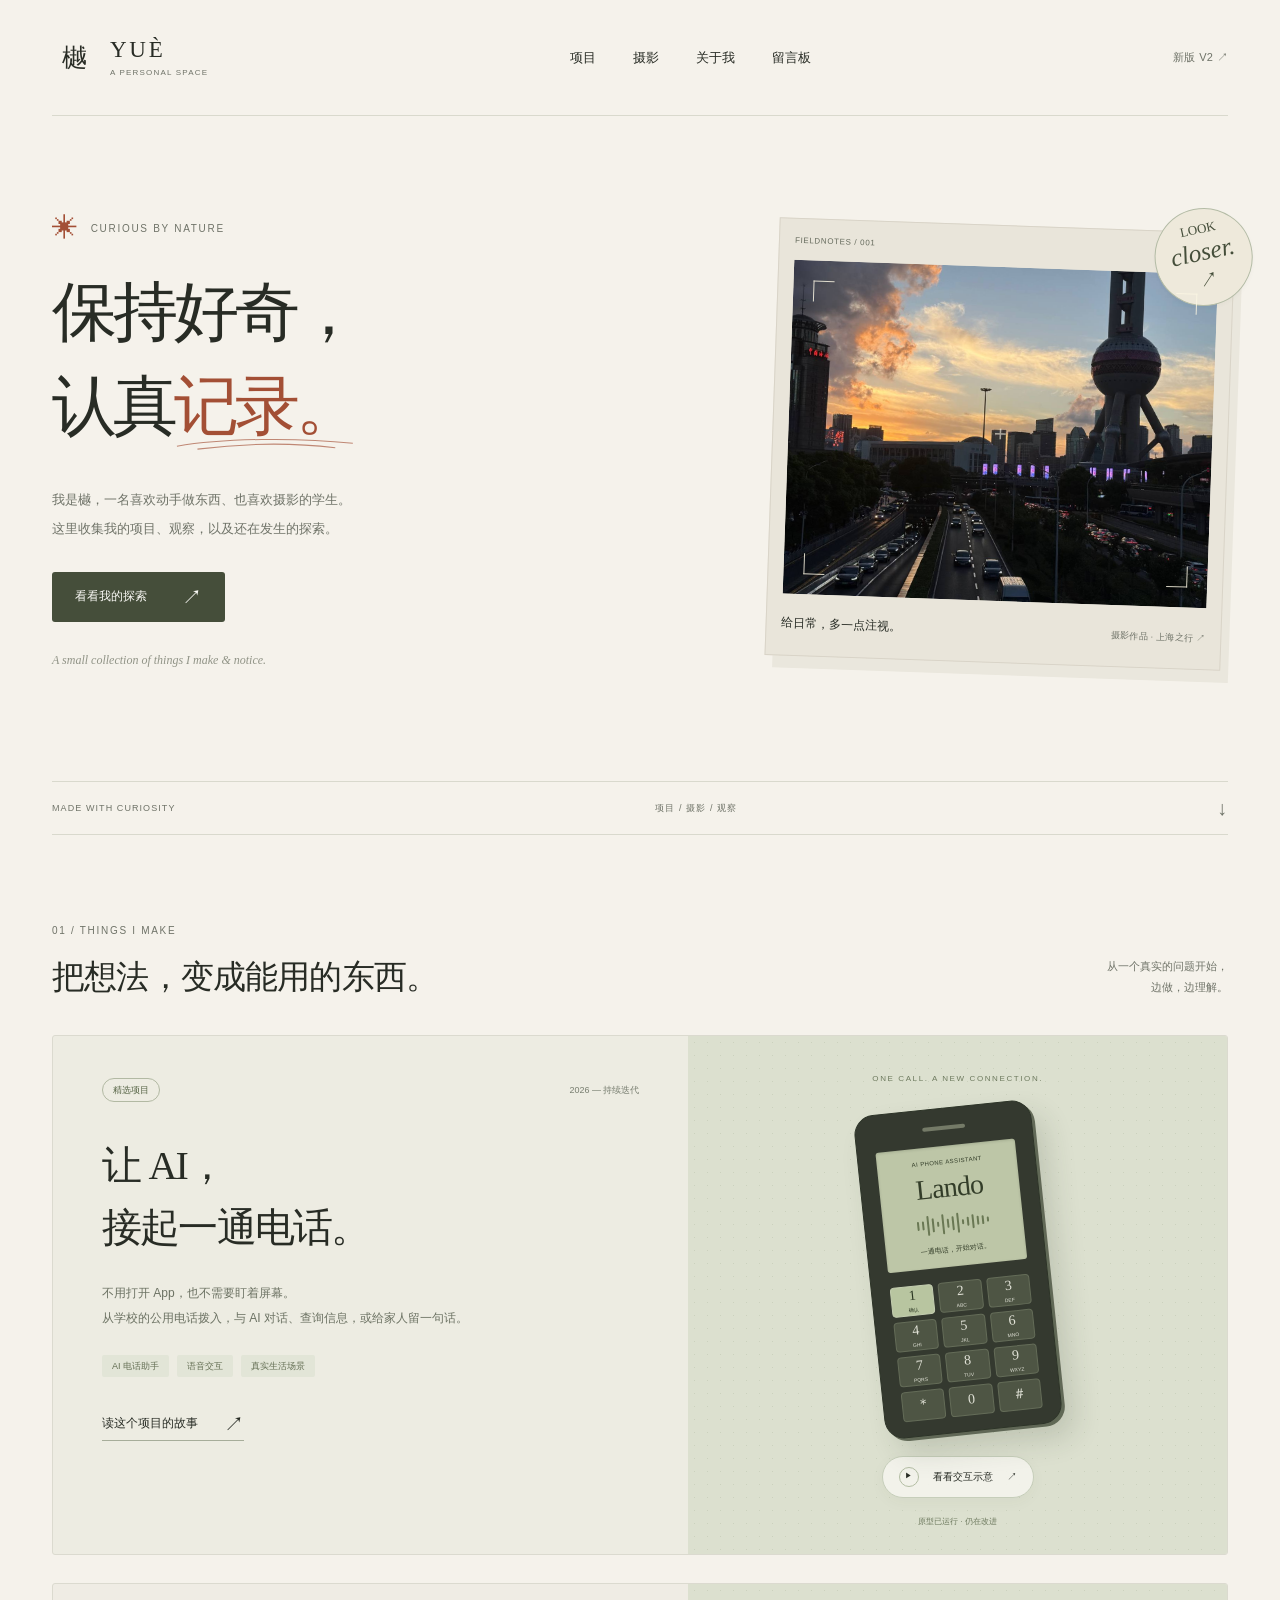
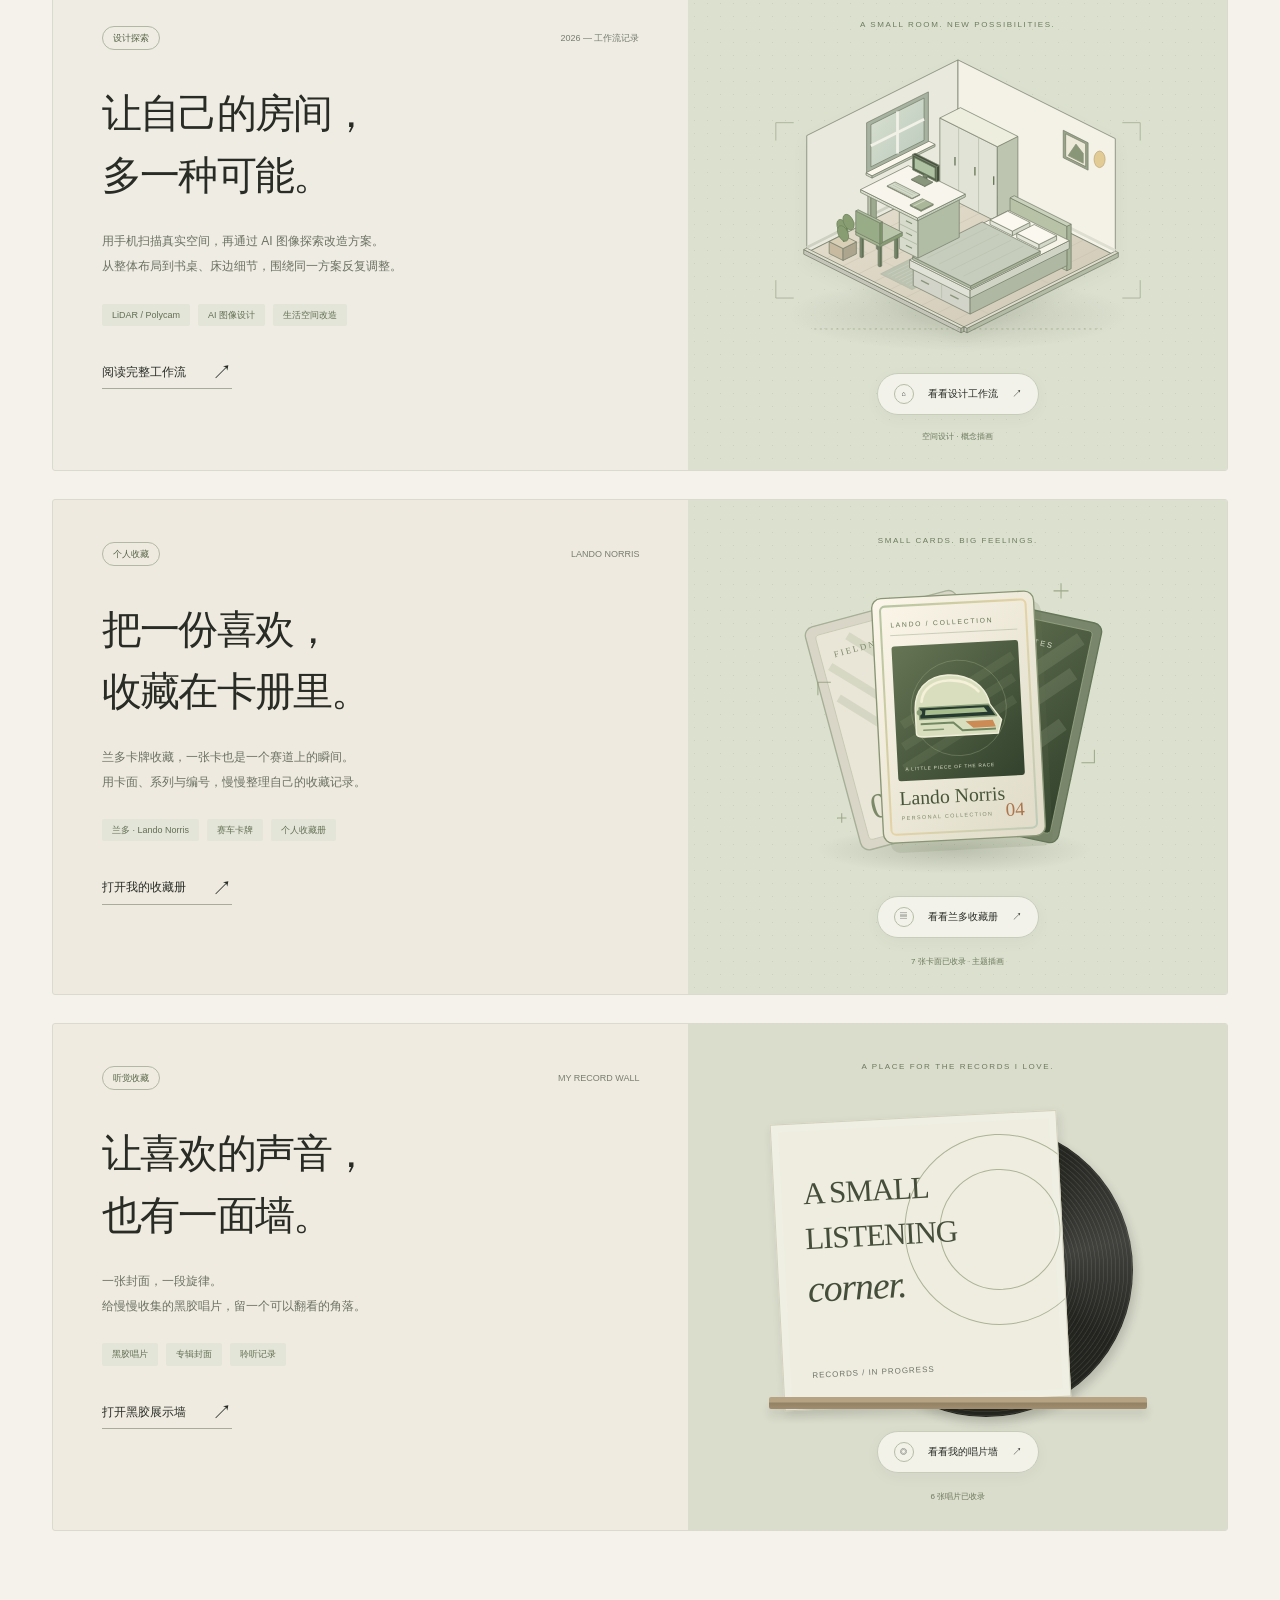
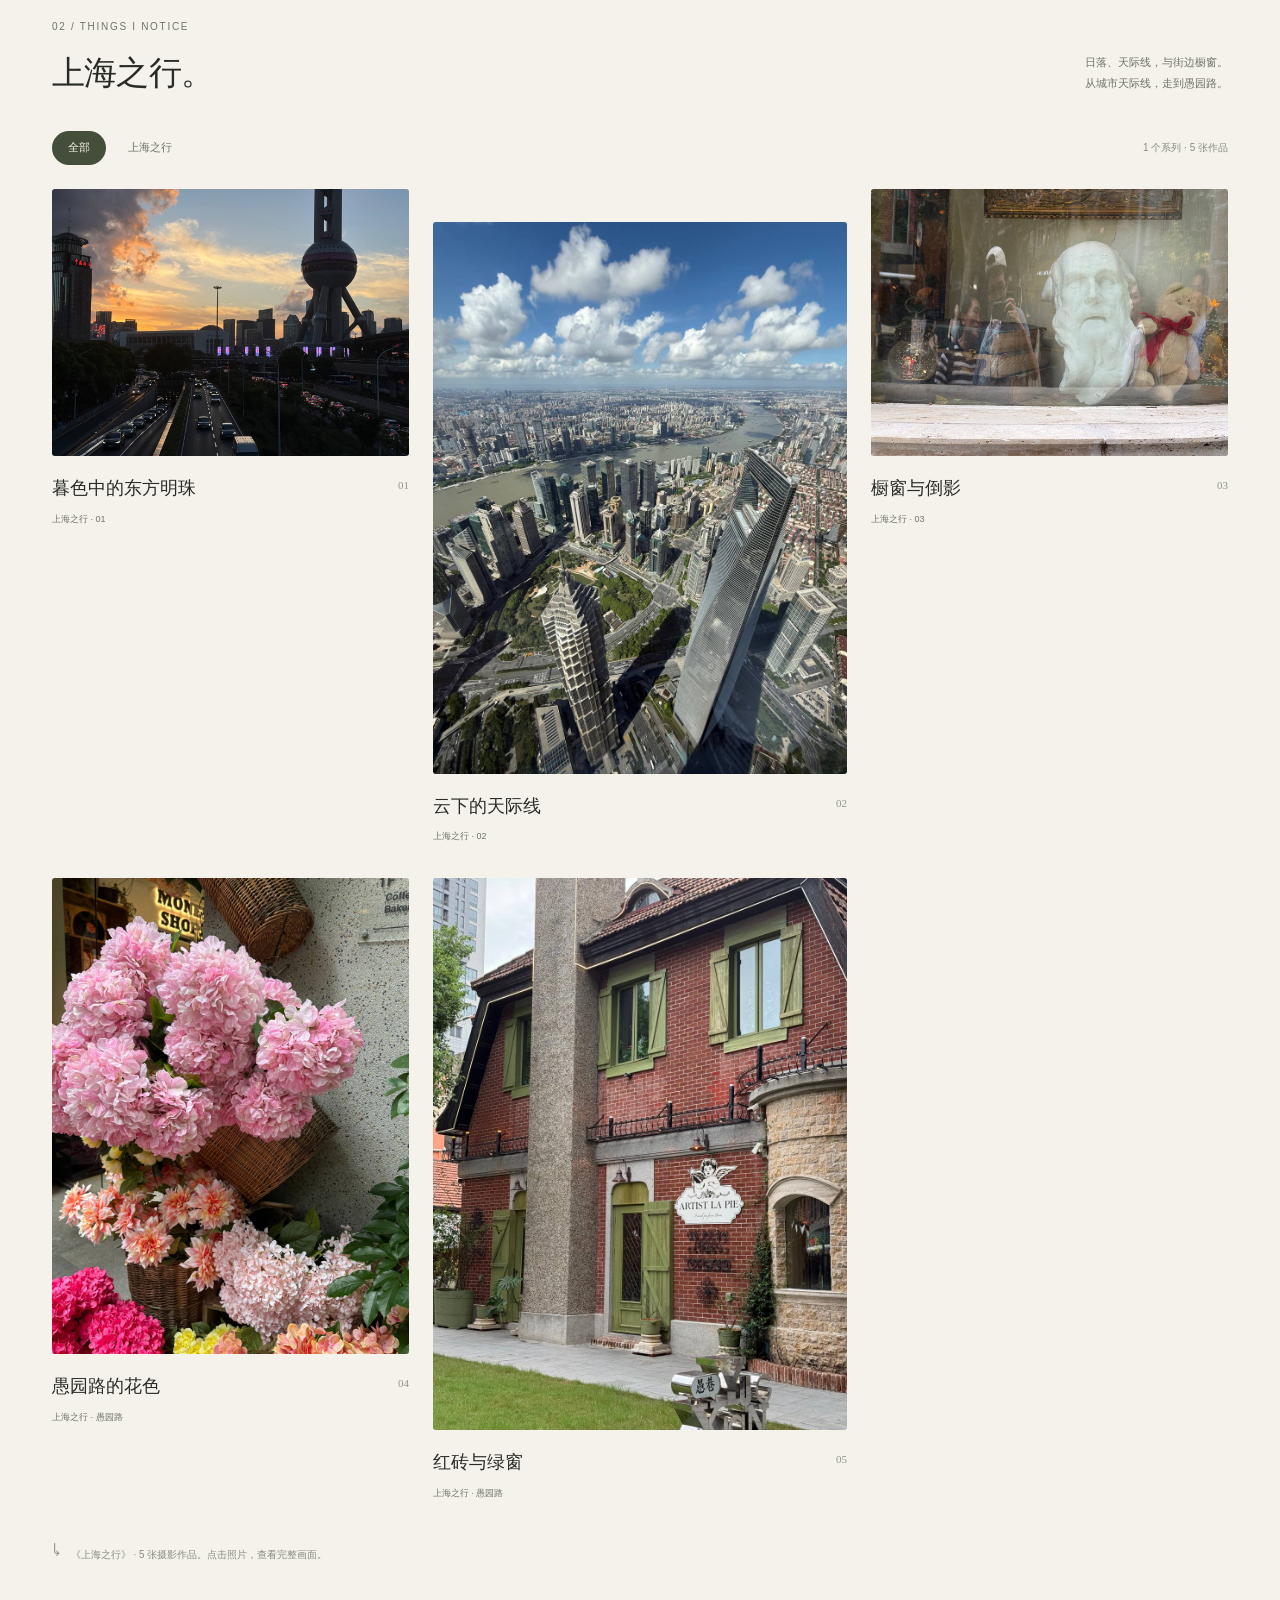
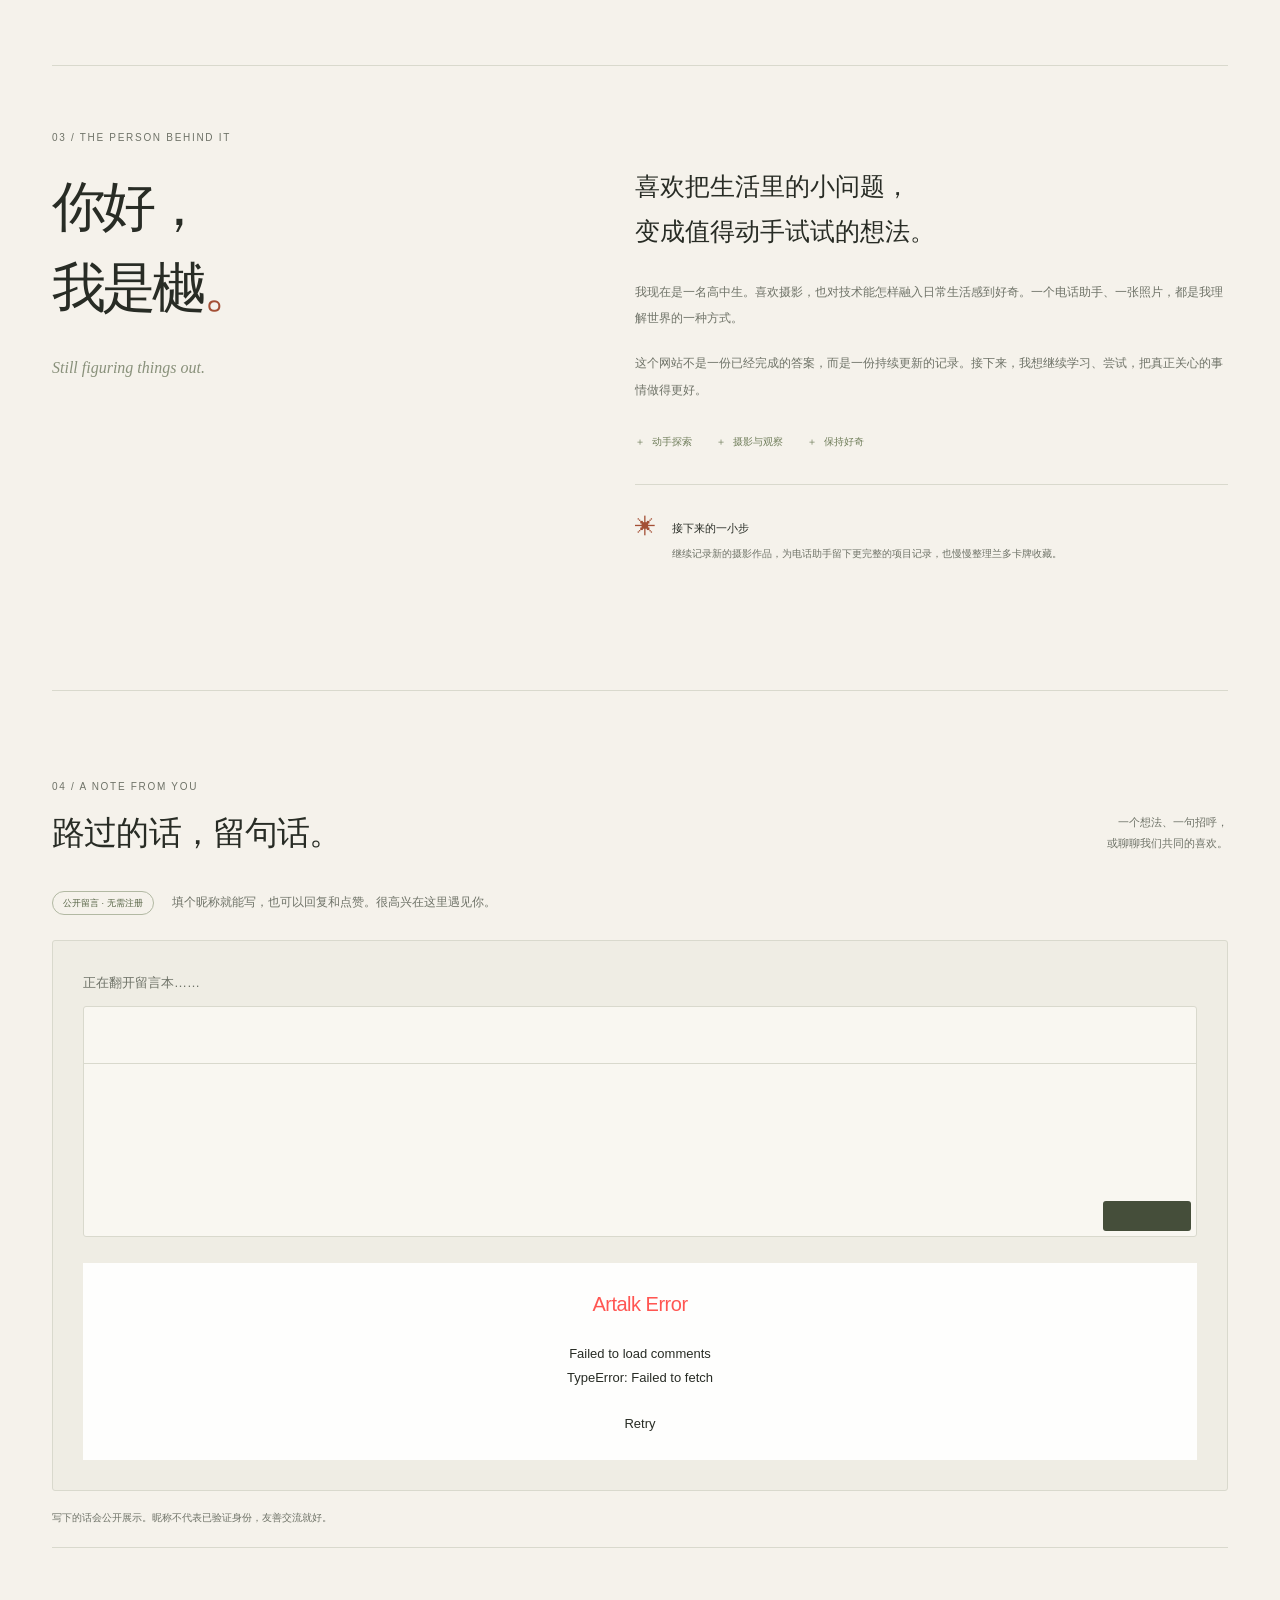
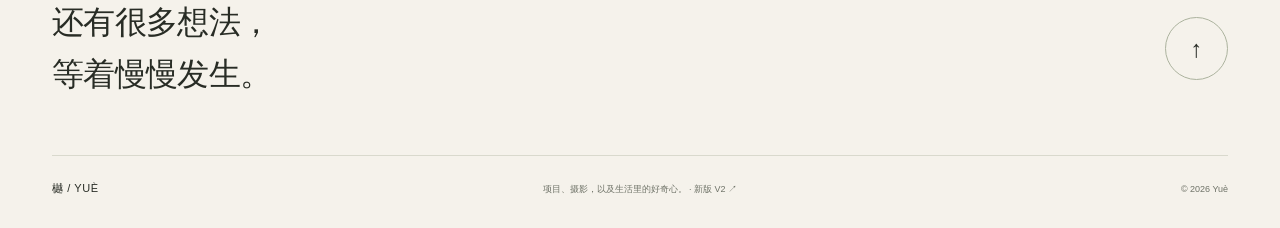
<file: index.html>
<!doctype html>
<html lang="zh-CN">
<head>
  <meta charset="utf-8">
  <meta name="viewport" content="width=device-width, initial-scale=1">
  <meta name="theme-color" content="#f5f2eb">
  <meta name="description" content="樾的个人空间：用技术探索生活，用摄影记录观察。项目、摄影与持续发生的好奇心。">
  <title>樾 Yuè — 项目与观察</title>
  <link rel="icon" type="image/svg+xml" href="assets/mark.svg">
  <link rel="stylesheet" href="assets/vendor/artalk/Artalk.css?v=2.10.0">
  <link rel="stylesheet" href="styles.css?v=vinyl-covers-20261002">
  <script src="content.js?v=shanghai-five-20261001" defer></script>
  <script src="app.js?v=shanghai-20261001" defer></script>
  <script src="guestbook.js?v=guestbook-20261001" defer></script>
</head>
<body>
  <a class="skip-link" href="#main">跳到主要内容</a>
  <header class="site-header wrap">
    <a class="wordmark" href="./" aria-label="樾的首页"><span class="brand-mark" aria-hidden="true">樾</span><span>YUÈ<span class="wordmark-small">A PERSONAL SPACE</span></span></a>
    <nav aria-label="主要导航"><a href="#projects">项目</a><a href="#photography">摄影</a><a href="#about">关于我</a><a href="#guestbook">留言板</a></nav>
    <a class="header-note" href="v2.html">新版 V2 ↗</a>
  </header>
  <main id="main">
    <section class="hero wrap" aria-labelledby="hero-title">
      <div class="hero-copy">
        <p class="eyebrow"><span class="tiny-cross" aria-hidden="true">✳</span> CURIOUS BY NATURE</p>
        <h1 id="hero-title">保持好奇，<br>认真<span class="accent-word">记录。<svg viewBox="0 0 250 18" aria-hidden="true"><path d="M4 12C68 1 168 0 244 8M32 16C102 7 169 8 220 14"/></svg></span></h1>
        <p class="hero-intro">我是<span data-content="name">樾</span>，一名喜欢动手做东西、也喜欢摄影的学生。<br class="desktop-break">这里收集我的项目、观察，以及还在发生的探索。</p>
        <a class="button button-dark" href="#projects">看看我的探索 <span aria-hidden="true">↗</span></a>
        <p class="hero-footnote">A small collection of things I make &amp; notice.</p>
      </div>
      <div class="hero-art" aria-label="上海之行：暮色中的东方明珠摄影作品">
        <div class="art-label"><span>FIELDNOTES / 001</span><span>光 · 声音 · 生活</span></div>
        <div class="art-image"><img src="assets/photos/shanghai-dusk.jpg" alt="落日染亮云层，东方明珠与楼宇呈现暗色轮廓，下方道路上车流穿行。" width="1200" height="900" style="filter:none;object-position:center"><span class="viewfinder corner-tl"></span><span class="viewfinder corner-tr"></span><span class="viewfinder corner-bl"></span><span class="viewfinder corner-br"></span><span class="art-center-cross" aria-hidden="true">+</span></div>
        <div class="art-caption"><span>给日常，多一点注视。</span><a class="small-label" href="#photography" aria-label="查看上海之行摄影系列">摄影作品 · 上海之行 ↗</a></div>
        <span class="art-sticker" aria-hidden="true">LOOK<br><em>closer.</em><span>↗</span></span>
      </div>
    </section>
    <div class="section-divider wrap"><span>MADE WITH CURIOSITY</span><span>项目 / 摄影 / 观察</span><span aria-hidden="true">↓</span></div>

    <section id="projects" class="section wrap" aria-labelledby="projects-title">
      <div class="section-heading"><div><p class="eyebrow">01 / THINGS I MAKE</p><h2 id="projects-title">把想法，变成能用的东西。</h2></div><p class="section-aside">从一个真实的问题开始，<br>边做，边理解。</p></div>
      <article class="project-card">
        <div class="project-copy"><div class="project-topline"><span class="pill">精选项目</span><span class="project-year">2026 — 持续迭代</span></div><h3>让 AI，<br>接起一通电话。</h3><p>不用打开 App，也不需要盯着屏幕。<br>从学校的公用电话拨入，与 AI 对话、查询信息，或给家人留一句话。</p><div class="tag-list"><span>AI 电话助手</span><span>语音交互</span><span>真实生活场景</span></div><a class="text-link" href="phone-assistant.html">读这个项目的故事 <span aria-hidden="true">↗</span></a></div>
        <div class="phone-scene"><span class="scene-note">ONE CALL. A NEW CONNECTION.</span><div class="phone-device" aria-hidden="true"><div class="phone-speaker"></div><div class="phone-display"><span class="device-label">AI PHONE ASSISTANT</span><strong>Lando</strong><div class="waveform"><i></i><i></i><i></i><i></i><i></i><i></i><i></i><i></i><i></i><i></i><i></i><i></i><i></i><i></i><i></i></div><span class="device-status">一通电话，开始对话。</span></div><div class="phone-keypad"><span>1<small>确认</small></span><span>2<small>ABC</small></span><span>3<small>DEF</small></span><span>4<small>GHI</small></span><span>5<small>JKL</small></span><span>6<small>MNO</small></span><span>7<small>PQRS</small></span><span>8<small>TUV</small></span><span>9<small>WXYZ</small></span><span>＊</span><span>0</span><span>＃</span></div></div><button class="demo-trigger" type="button" data-open-demo><span class="play-icon" aria-hidden="true">▶</span> 看看交互示意 <span aria-hidden="true">↗</span></button><span class="scene-bottom">原型已运行 · 仍在改进</span></div>
      </article>
      <article class="project-card room-project" aria-labelledby="room-project-title">
        <div class="project-copy"><div class="project-topline"><span class="pill">设计探索</span><span class="project-year">2026 — 工作流记录</span></div><h3 id="room-project-title">让自己的房间，<br>多一种可能。</h3><p>用手机扫描真实空间，再通过 AI 图像探索改造方案。<br>从整体布局到书桌、床边细节，围绕同一方案反复调整。</p><div class="tag-list"><span>LiDAR / Polycam</span><span>AI 图像设计</span><span>生活空间改造</span></div><a class="text-link" href="room-redesign.html">阅读完整工作流 <span aria-hidden="true">↗</span></a></div>
        <div class="room-scene"><span class="scene-note">A SMALL ROOM. NEW POSSIBILITIES.</span><img class="room-illustration" src="assets/room-study.svg" alt="米白与橄榄绿的立体小房间概念插画，包含床、书桌、窗户和收纳柜" width="640" height="490"><a class="demo-trigger" href="room-redesign.html"><span class="play-icon" aria-hidden="true">⌂</span> 看看设计工作流 <span aria-hidden="true">↗</span></a><span class="scene-bottom">空间设计 · 概念插画</span></div>
      </article>
      <article class="project-card collection-project" aria-labelledby="collection-project-title">
        <div class="project-copy"><div class="project-topline"><span class="pill">个人收藏</span><span class="project-year">LANDO NORRIS</span></div><h3 id="collection-project-title">把一份喜欢，<br>收藏在卡册里。</h3><p>兰多卡牌收藏，一张卡也是一个赛道上的瞬间。<br>用卡面、系列与编号，慢慢整理自己的收藏记录。</p><div class="tag-list"><span>兰多 · Lando Norris</span><span>赛车卡牌</span><span>个人收藏册</span></div><a class="text-link" href="lando-collection.html">打开我的收藏册 <span aria-hidden="true">↗</span></a></div>
        <div class="collection-scene"><span class="scene-note">SMALL CARDS. BIG FEELINGS.</span><img class="collection-illustration" src="assets/card-study.svg?v=clean-20261002" alt="原创兰多收藏主题插画：三张交叠的赛车卡牌与抽象头盔，不是实体卡实拍" width="580" height="500"><a class="demo-trigger" href="lando-collection.html"><span class="play-icon" aria-hidden="true">▤</span> 看看兰多收藏册 <span aria-hidden="true">↗</span></a><span class="scene-bottom">7 张卡面已收录 · 主题插画</span></div>
      </article>
      <article class="project-card vinyl-project" aria-labelledby="vinyl-project-title">
        <div class="project-copy"><div class="project-topline"><span class="pill">听觉收藏</span><span class="project-year">MY RECORD WALL</span></div><h3 id="vinyl-project-title">让喜欢的声音，<br>也有一面墙。</h3><p>一张封面，一段旋律。<br>给慢慢收集的黑胶唱片，留一个可以翻看的角落。</p><div class="tag-list"><span>黑胶唱片</span><span>专辑封面</span><span>聆听记录</span></div><a class="text-link" href="vinyl-wall.html">打开黑胶展示墙 <span aria-hidden="true">↗</span></a></div>
        <div class="vinyl-scene"><span class="scene-note">A PLACE FOR THE RECORDS I LOVE.</span><div class="vinyl-cover-study" aria-hidden="true"><span class="vinyl-disc"></span><span class="vinyl-sleeve"><span class="sleeve-orbit"></span><span class="sleeve-caption">A SMALL<br>LISTENING<br><em>corner.</em></span><span class="sleeve-label">RECORDS / IN PROGRESS</span></span><span class="vinyl-study-shelf"></span></div><a class="demo-trigger" href="vinyl-wall.html"><span class="play-icon" aria-hidden="true">◎</span> 看看我的唱片墙 <span aria-hidden="true">↗</span></a><span class="scene-bottom">6 张唱片已收录</span></div>
      </article>
    </section>

    <section id="photography" class="section wrap" aria-labelledby="photography-title">
      <div class="section-heading"><div><p class="eyebrow">02 / THINGS I NOTICE</p><h2 id="photography-title">上海之行。</h2></div><p class="section-aside">日落、天际线，与街边橱窗。<br>从城市天际线，走到愚园路。</p></div>
      <div class="gallery-toolbar"><div class="filter-list" role="group" aria-label="摄影系列筛选"><button type="button" class="is-active" data-filter="all" aria-pressed="true">全部</button><button type="button" data-filter="shanghai" aria-pressed="false">上海之行</button></div><p class="gallery-status" id="gallery-status" role="status">摄影作品整理中</p></div>
      <div class="preview-tools" hidden><p><strong>试放你的照片</strong><span>仅在当前浏览器预览，不会上传；刷新后恢复已发布的照片。</span></p><button type="button" class="text-link" data-reset-photos>恢复已发布照片 ↺</button></div>
      <div class="gallery" id="photo-gallery"></div>
      <p class="gallery-note"><span aria-hidden="true">↳</span> 《上海之行》 · 5 张摄影作品。点击照片，查看完整画面。</p>
    </section>

    <section id="about" class="section wrap about-section" aria-labelledby="about-title">
      <div class="about-head"><p class="eyebrow">03 / THE PERSON BEHIND IT</p><h2 id="about-title">你好，<br>我是<span data-content="name">樾</span><span class="accent">。</span></h2><span class="about-signature" aria-hidden="true">Still figuring things out.</span></div>
      <div class="about-copy"><p class="about-lead">喜欢把生活里的小问题，<br>变成值得动手试试的想法。</p><p>我现在是一名高中生。喜欢摄影，也对技术能怎样融入日常生活感到好奇。一个电话助手、一张照片，都是我理解世界的一种方式。</p><p>这个网站不是一份已经完成的答案，而是一份持续更新的记录。接下来，我想继续学习、尝试，把真正关心的事情做得更好。</p><div class="interest-list"><span>动手探索</span><span>摄影与观察</span><span>保持好奇</span></div><div class="next-note"><span class="tiny-cross" aria-hidden="true">✳</span><div><strong>接下来的一小步</strong><p>继续记录新的摄影作品，为电话助手留下更完整的项目记录，也慢慢整理兰多卡牌收藏。</p></div></div></div>
    </section>
    <section id="guestbook" class="section wrap guestbook-section" aria-labelledby="guestbook-title">
      <div class="section-heading"><div><p class="eyebrow">04 / A NOTE FROM YOU</p><h2 id="guestbook-title">路过的话，留句话。</h2></div><p class="section-aside">一个想法、一句招呼，<br>或聊聊我们共同的喜欢。</p></div>
      <div class="guestbook-intro"><span class="pill">公开留言 · 无需注册</span><p>填个昵称就能写，也可以回复和点赞。很高兴在这里遇见你。</p></div>
      <div class="guestbook-panel">
        <p id="guestbook-status" class="guestbook-status" role="status">正在翻开留言本……</p>
        <button id="guestbook-retry" class="text-link" type="button" hidden>重新连接 ↻</button>
        <div id="guestbook-comments" aria-label="留言与回复"></div>
        <noscript><p class="guestbook-status">开启浏览器的 JavaScript，就能查看和留下留言。</p></noscript>
      </div>
      <p class="guestbook-footnote">写下的话会公开展示。昵称不代表已验证身份，友善交流就好。</p>
    </section>
    <section class="closing wrap" aria-label="结束语"><p>还有很多想法，<br>等着慢慢发生。</p><a class="circle-link" href="#main" aria-label="回到顶部">↑</a></section>
  </main>
  <footer class="site-footer wrap"><a href="./" class="footer-name">樾 / YUÈ</a><p>项目、摄影，以及生活里的好奇心。 · <a href="v2.html">新版 V2 ↗</a></p><span>© <span data-year>2026</span> Yuè</span></footer>

  <dialog id="demo-dialog" class="dialog demo-dialog" aria-labelledby="demo-title"><div class="dialog-header"><span class="eyebrow">AN INTERACTION SKETCH</span><button class="icon-button" type="button" data-close-dialog aria-label="关闭交互示意">×</button></div><h2 id="demo-title">一通电话，可以怎么开始？</h2><p class="dialog-intro">以下是编写的交互示意，不是真实通话录音，也不会拨号或发送消息。</p><ol class="demo-steps"><li><span class="step-number">01</span><div><strong>拨入电话</strong><p>接通后，听到 AI 的语音欢迎。</p></div></li><li><span class="step-number">02</span><div><strong>说出你的请求</strong><p>“请帮我给家人留一句话。”</p></div></li><li><span class="step-number">03</span><div><strong>复述，再确认</strong><p>AI 读回拟发送内容，等待按键确认。</p></div></li><li><span class="step-number">04</span><div><strong>把声音，变成连接</strong><p>确认后的留言通过已配置的渠道送达。</p></div></li></ol><a class="button button-dark" href="phone-assistant.html">了解项目与限制 <span aria-hidden="true">↗</span></a></dialog>
  <dialog id="photo-dialog" class="dialog photo-dialog" aria-labelledby="photo-dialog-title"><div class="dialog-header"><h2 id="photo-dialog-title">摄影作品</h2><button class="icon-button" type="button" data-close-dialog aria-label="关闭照片">×</button></div><img id="photo-dialog-image" alt=""><p id="photo-dialog-caption"></p></dialog>
</body>
</html>
</file>
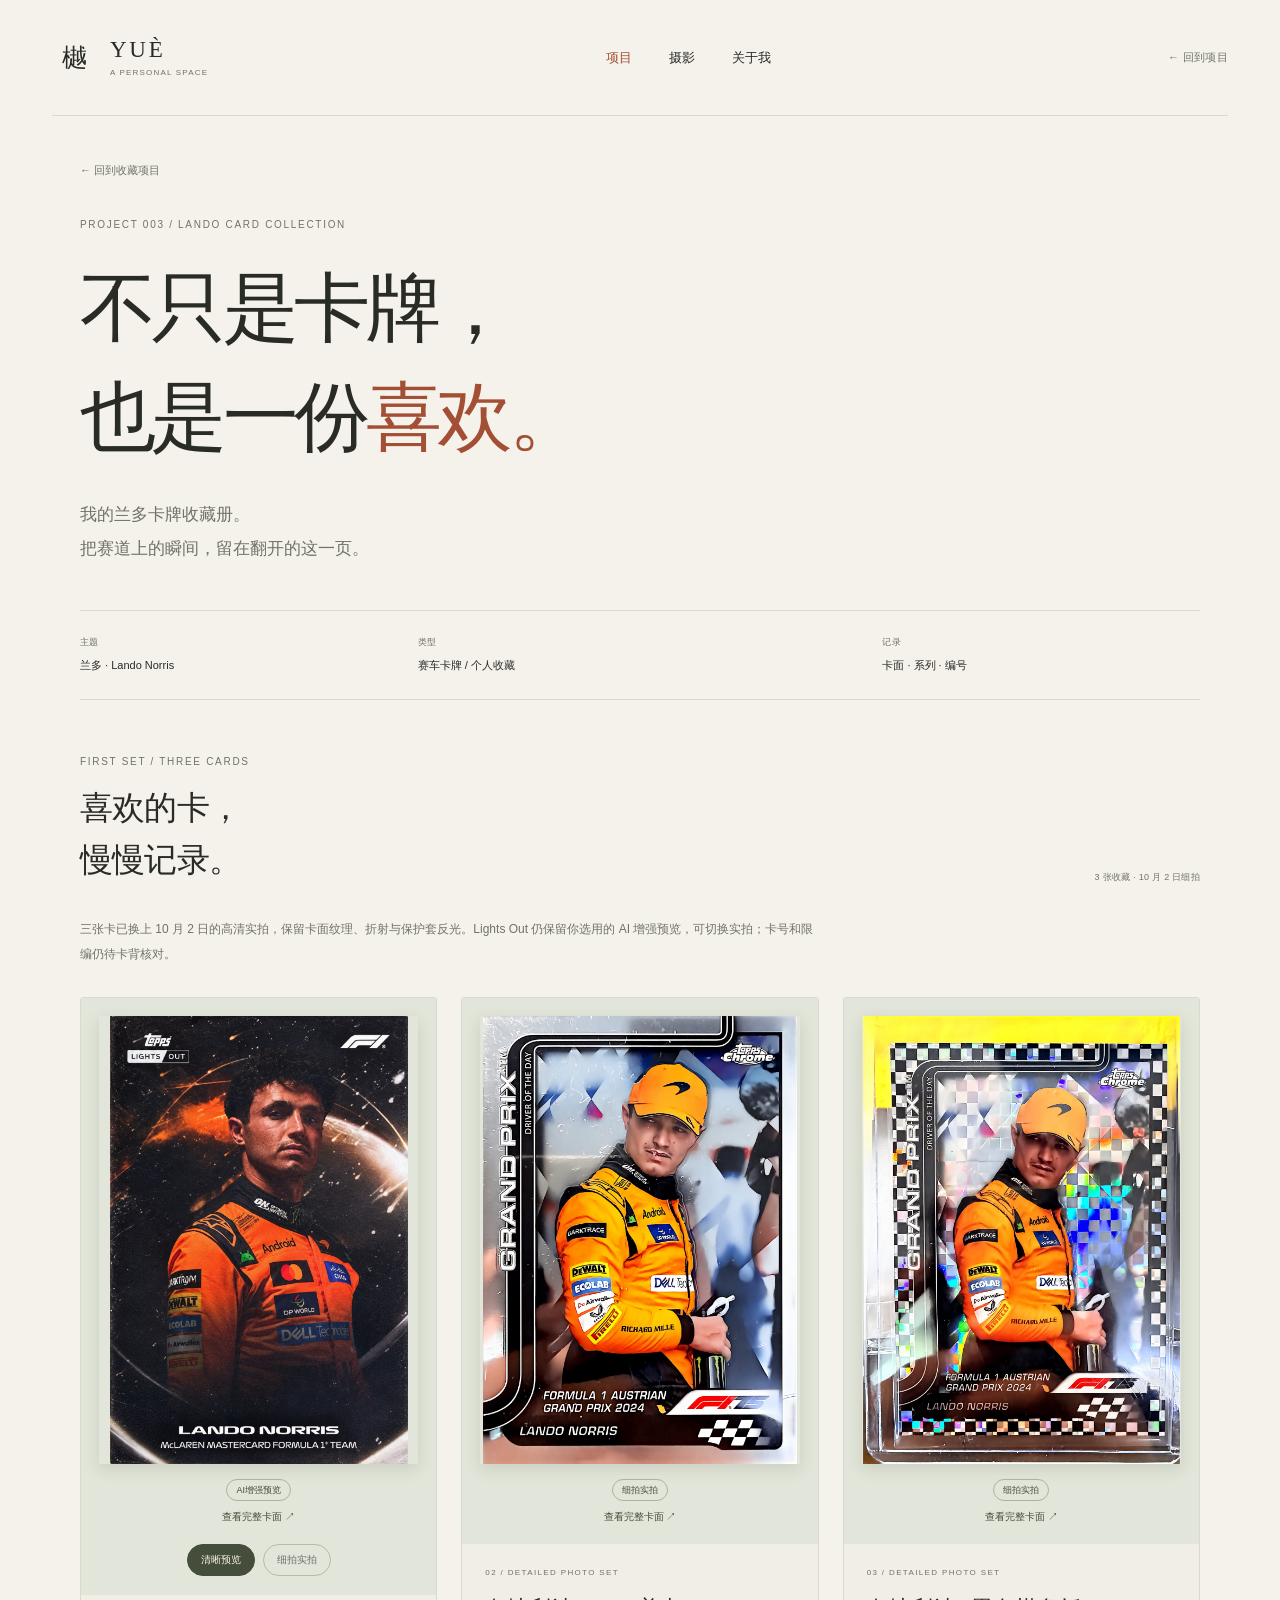
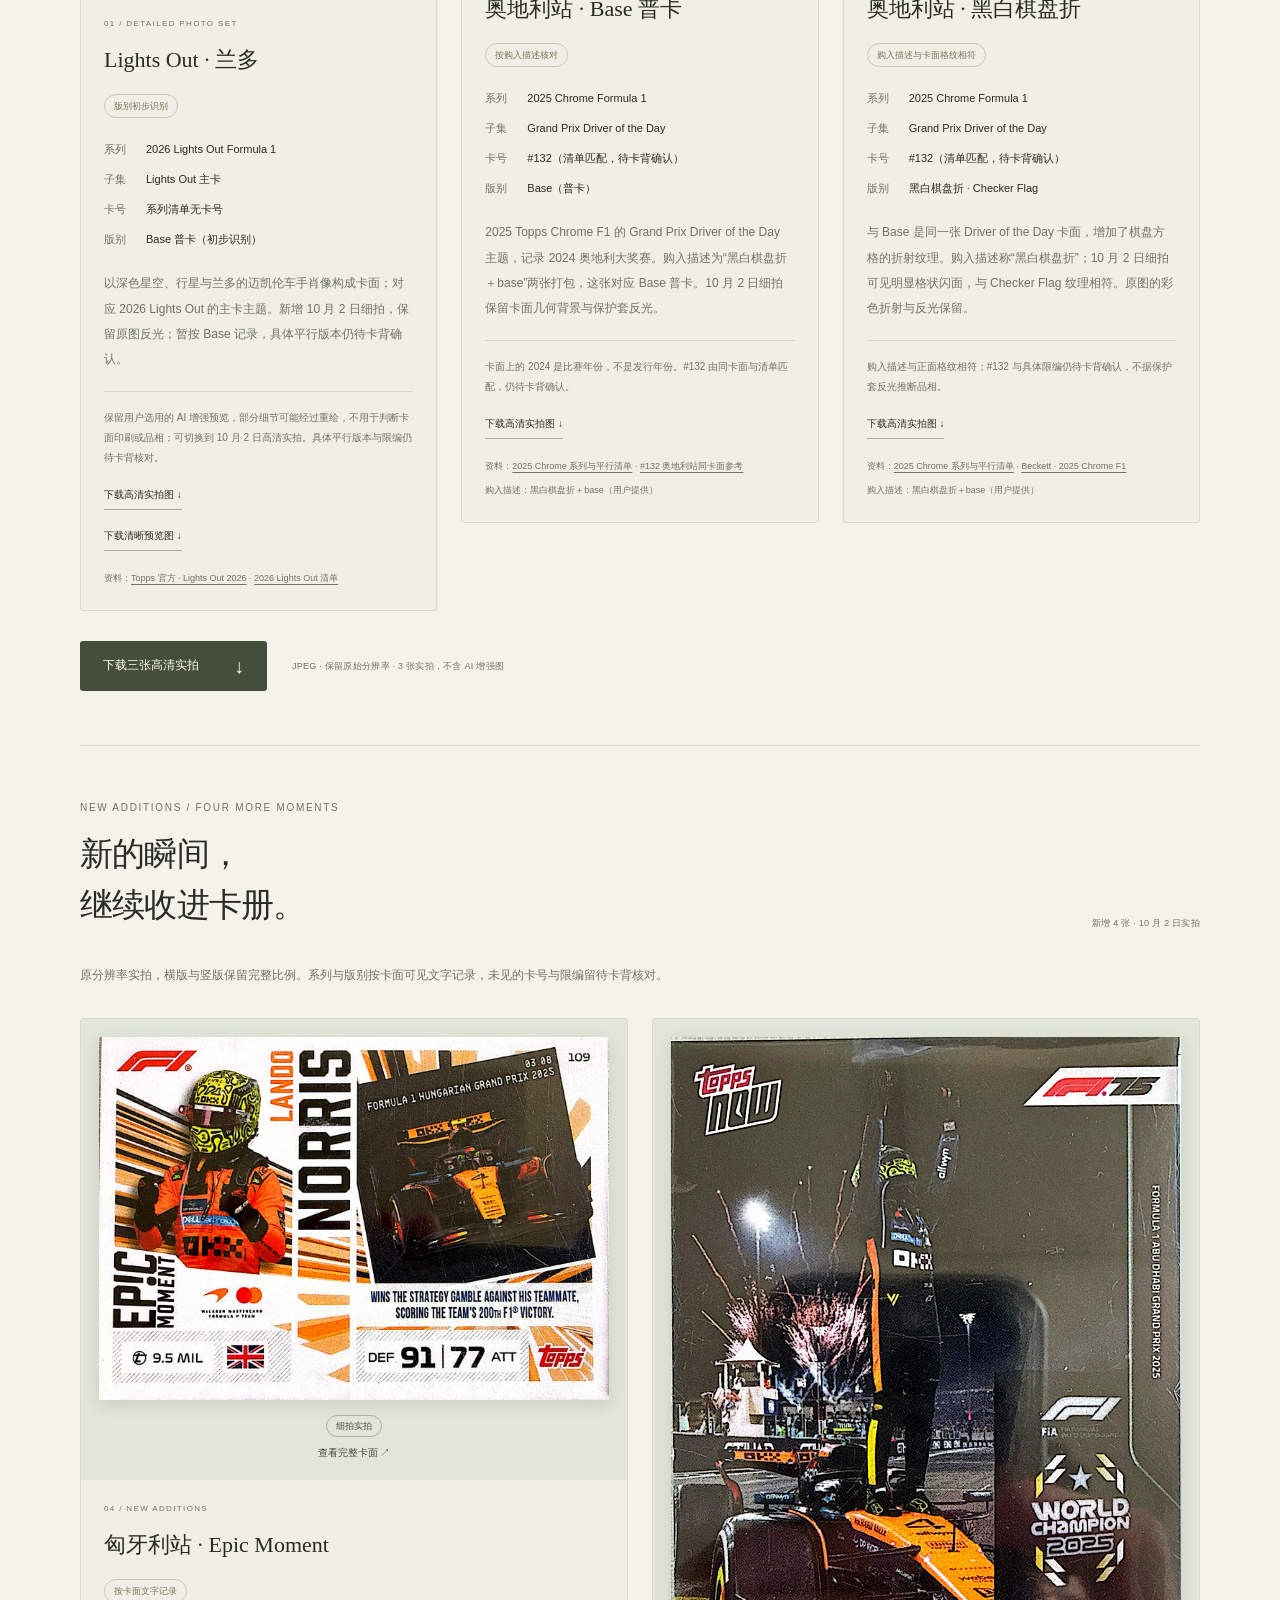
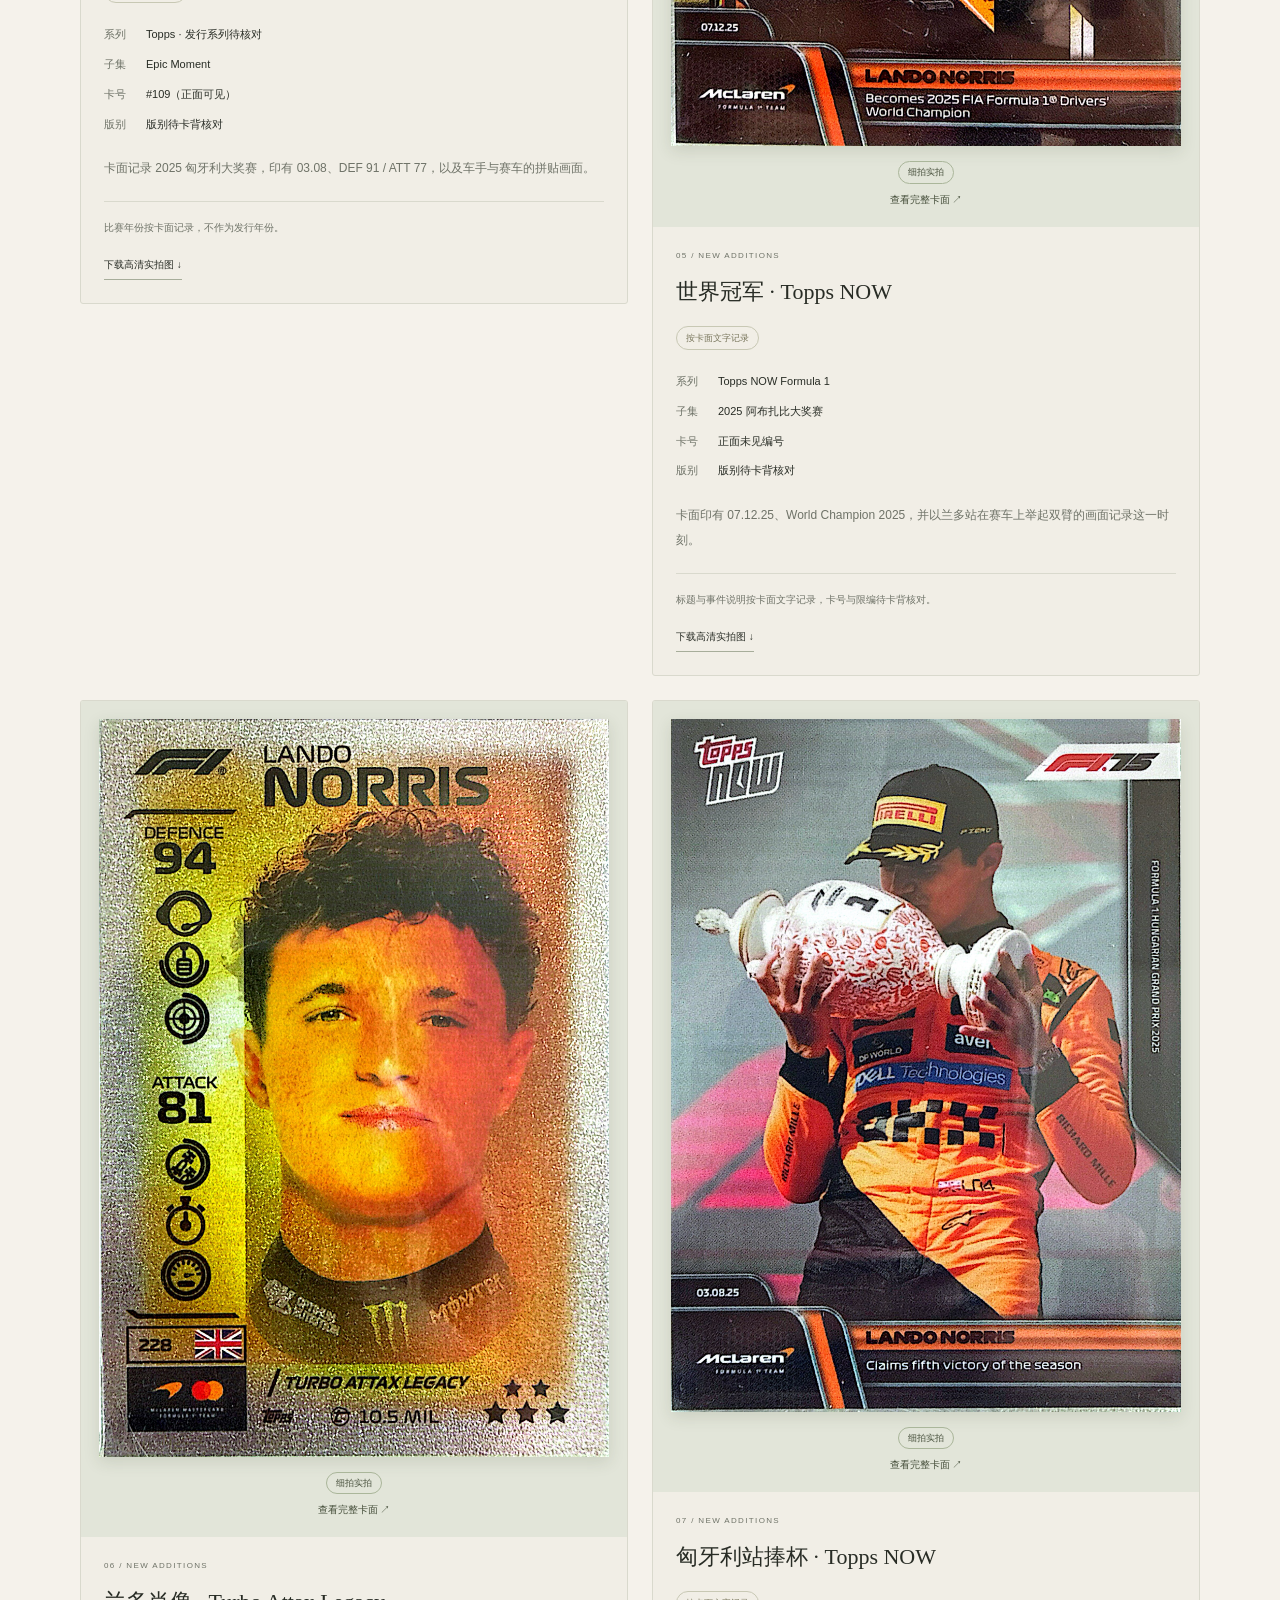
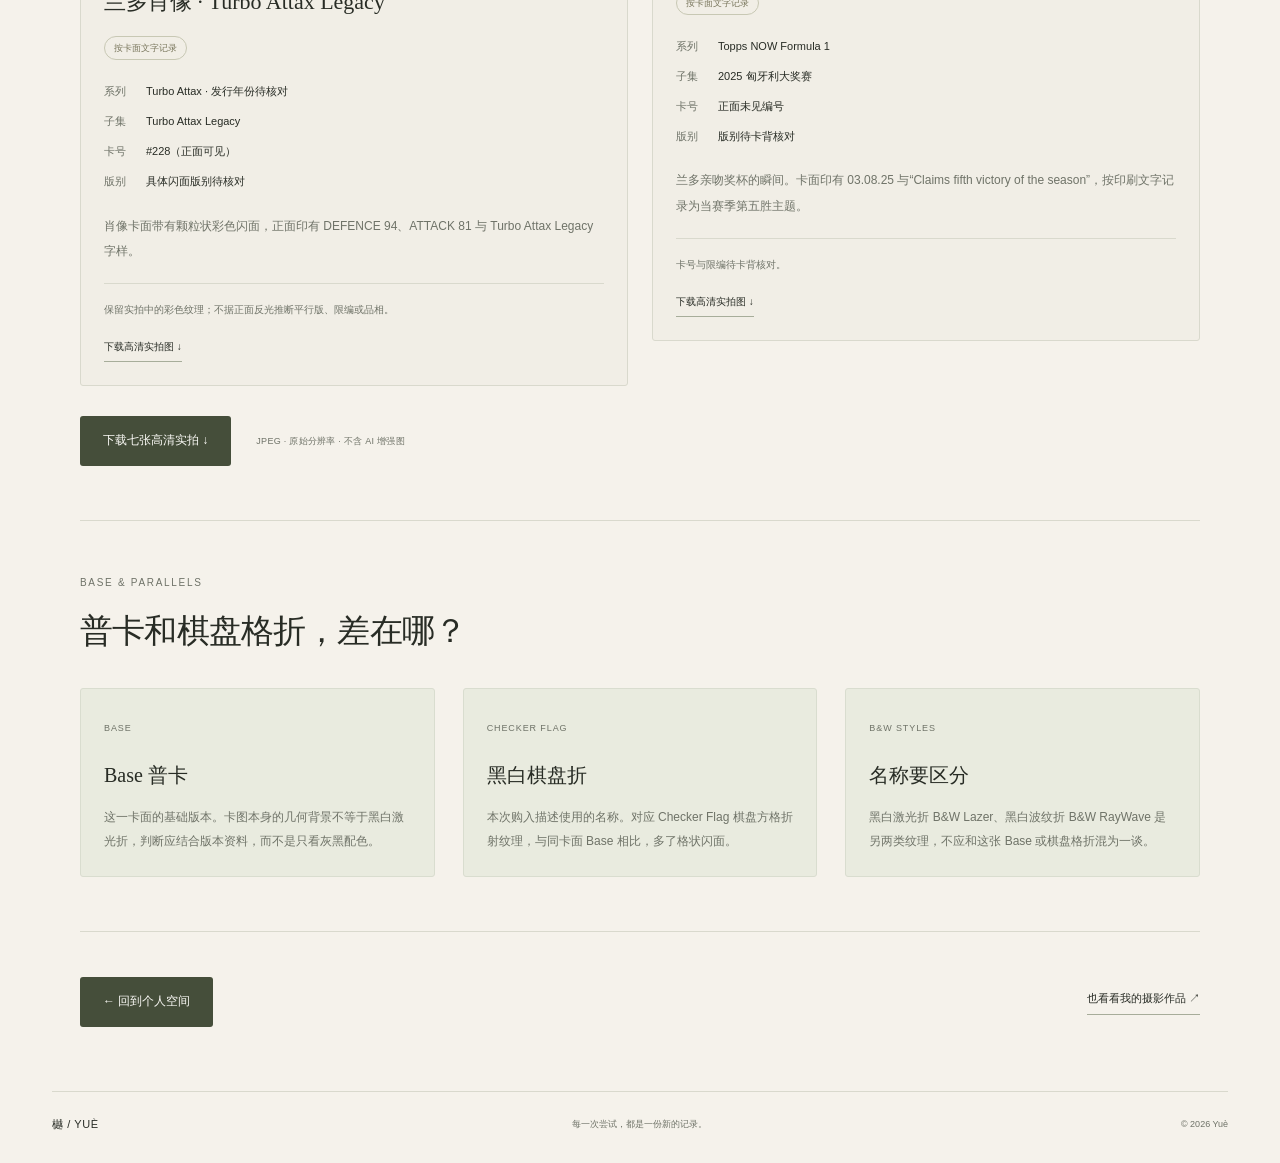
<file: lando-collection.html>
<!doctype html>
<html lang="zh-CN">
<head>
  <meta charset="utf-8"><meta name="viewport" content="width=device-width, initial-scale=1"><meta name="theme-color" content="#f5f2eb">
  <meta name="description" content="樾的兰多卡牌收藏册：围绕 Lando Norris，整理卡面、系列、编号与收藏记录。">
  <title>兰多卡牌收藏册 — 樾 Yuè</title>
  <link rel="icon" type="image/svg+xml" href="assets/mark.svg"><link rel="stylesheet" href="styles.css?v=collection-seven-20261002">
  <script src="collection.js?v=collection-seven-20261002" defer></script>
</head>
<body>
  <a class="skip-link" href="#main">跳到主要内容</a>
  <header class="site-header wrap"><a class="wordmark" href="./" aria-label="樾的首页"><span class="brand-mark" aria-hidden="true">樾</span><span>YUÈ<span class="wordmark-small">A PERSONAL SPACE</span></span></a><nav aria-label="主要导航"><a href="index.html#projects" aria-current="page">项目</a><a href="index.html#photography">摄影</a><a href="index.html#about">关于我</a></nav><a class="header-note" href="index.html#projects">← 回到项目</a></header>
  <main id="main" class="case-main wrap">
    <a class="case-back" href="index.html#collection-project-title">← 回到收藏项目</a>
    <section class="case-hero"><p class="eyebrow">PROJECT 003 / LANDO CARD COLLECTION</p><h1>不只是卡牌，<br>也是一份<span class="accent">喜欢。</span></h1><p class="case-deck">我的兰多卡牌收藏册。<br>把赛道上的瞬间，留在翻开的这一页。</p><div class="case-meta"><div><span>主题</span><strong>兰多 · Lando Norris</strong></div><div><span>类型</span><strong>赛车卡牌 / 个人收藏</strong></div><div><span>记录</span><strong>卡面 · 系列 · 编号</strong></div></div></section>
    <section id="card-gallery" class="collection-display" aria-labelledby="card-gallery-title"><div class="section-heading"><div><p class="eyebrow">FIRST SET / THREE CARDS</p><h2 id="card-gallery-title">喜欢的卡，<br>慢慢记录。</h2></div><span class="small-label">3 张收藏 · 10 月 2 日细拍</span></div><p class="collection-display-note">三张卡已换上 10 月 2 日的高清实拍，保留卡面纹理、折射与保护套反光。Lights Out 仍保留你选用的 AI 增强预览，可切换实拍；卡号和限编仍待卡背核对。</p><div class="collectible-grid"><article class="collectible-card" aria-labelledby="card-lights-out"><button class="card-zoom" type="button" data-card-open data-card-src="assets/cards/lando-lights-out-ai-preview.png" data-card-title="Lights Out · 兰多" data-card-summary="2026 Lights Out Formula 1 · 系列清单无卡号 · Base 普卡（初步识别）" data-card-image-kind="AI增强预览" aria-label="放大查看：Lights Out · 兰多，AI增强预览"><img src="assets/cards/lando-lights-out-ai-preview.png" alt="Lights Out · 兰多，AI增强预览" width="1024" height="1536" loading="lazy"><span class="card-image-kind">AI增强预览</span><span class="card-zoom-label">查看完整卡面 ↗</span></button><div class="card-image-versions" role="group" aria-label="Lights Out 图像版本"><button type="button" class="is-active" aria-pressed="true" data-card-version data-image="assets/cards/lando-lights-out-ai-preview.png" data-image-kind="AI增强预览" data-image-width="1024" data-image-height="1536">清晰预览</button><button type="button" aria-pressed="false" data-card-version data-image="assets/cards/lando-lights-out-detail-20261002.jpg" data-image-kind="细拍实拍" data-image-width="2132" data-image-height="3008">细拍实拍</button></div><div class="collectible-copy"><p class="eyebrow">01 / DETAILED PHOTO SET</p><h3 id="card-lights-out">Lights Out · 兰多</h3><span class="card-identification">版别初步识别</span><dl><div><dt>系列</dt><dd>2026 Lights Out Formula 1</dd></div><div><dt>子集</dt><dd>Lights Out 主卡</dd></div><div><dt>卡号</dt><dd>系列清单无卡号</dd></div><div><dt>版别</dt><dd>Base 普卡（初步识别）</dd></div></dl><p class="card-story">以深色星空、行星与兰多的迈凯伦车手肖像构成卡面；对应 2026 Lights Out 的主卡主题。新增 10 月 2 日细拍，保留原图反光；暂按 Base 记录，具体平行版本仍待卡背确认。</p><p class="card-detail-note">保留用户选用的 AI 增强预览，部分细节可能经过重绘，不用于判断卡面印刷或品相；可切换到 10 月 2 日高清实拍。具体平行版本与限编仍待卡背核对。</p><div class="card-download-links"><a class="text-link" href="assets/cards/lando-lights-out-detail-20261002.jpg" download>下载高清实拍图 ↓</a><a class="text-link" href="assets/cards/lando-lights-out-ai-preview.png" download>下载清晰预览图 ↓</a></div><p class="card-sources">资料：<a href="https://uk.topps.com/pages/topps-f1-lights-out" target="_blank" rel="noopener noreferrer">Topps 官方 · Lights Out 2026</a> · <a href="https://www.checklistinsider.com/2026-topps-lights-out-formula-1" target="_blank" rel="noopener noreferrer">2026 Lights Out 清单</a> </p></div></article>
<article class="collectible-card" aria-labelledby="card-grand-prix-left"><button class="card-zoom" type="button" data-card-open data-card-src="assets/cards/lando-grand-prix-base-detail-20261002.jpg" data-card-title="奥地利站 · Base 普卡" data-card-summary="2025 Chrome Formula 1 · #132（清单匹配，待卡背确认） · Base（普卡）" data-card-image-kind="细拍实拍" aria-label="放大查看：奥地利站 · Base 普卡，细拍实拍"><img src="assets/cards/lando-grand-prix-base-detail-20261002.jpg" alt="奥地利站 · Base 普卡，细拍实拍" width="2316" height="3304" loading="lazy"><span class="card-image-kind">细拍实拍</span><span class="card-zoom-label">查看完整卡面 ↗</span></button><div class="collectible-copy"><p class="eyebrow">02 / DETAILED PHOTO SET</p><h3 id="card-grand-prix-left">奥地利站 · Base 普卡</h3><span class="card-identification">按购入描述核对</span><dl><div><dt>系列</dt><dd>2025 Chrome Formula 1</dd></div><div><dt>子集</dt><dd>Grand Prix Driver of the Day</dd></div><div><dt>卡号</dt><dd>#132（清单匹配，待卡背确认）</dd></div><div><dt>版别</dt><dd>Base（普卡）</dd></div></dl><p class="card-story">2025 Topps Chrome F1 的 Grand Prix Driver of the Day 主题，记录 2024 奥地利大奖赛。购入描述为“黑白棋盘折＋base”两张打包，这张对应 Base 普卡。10 月 2 日细拍保留卡面几何背景与保护套反光。</p><p class="card-detail-note">卡面上的 2024 是比赛年份，不是发行年份。#132 由同卡面与清单匹配，仍待卡背确认。</p><div class="card-download-links"><a class="text-link" href="assets/cards/lando-grand-prix-base-detail-20261002.jpg" download>下载高清实拍图 ↓</a></div><p class="card-sources">资料：<a href="https://www.checklistinsider.com/2025-topps-chrome-formula-1" target="_blank" rel="noopener noreferrer">2025 Chrome 系列与平行清单</a> · <a href="https://www.ebay.com/itm/127804974254" target="_blank" rel="noopener noreferrer">#132 奥地利站同卡面参考</a> <span>购入描述：黑白棋盘折＋base（用户提供）</span></p></div></article>
<article class="collectible-card" aria-labelledby="card-grand-prix-right"><button class="card-zoom" type="button" data-card-open data-card-src="assets/cards/lando-grand-prix-checker-detail-20261002.jpg" data-card-title="奥地利站 · 黑白棋盘折" data-card-summary="2025 Chrome Formula 1 · #132（清单匹配，待卡背确认） · 黑白棋盘折 · Checker Flag" data-card-image-kind="细拍实拍" aria-label="放大查看：奥地利站 · 黑白棋盘折，细拍实拍"><img src="assets/cards/lando-grand-prix-checker-detail-20261002.jpg" alt="奥地利站 · 黑白棋盘折，细拍实拍" width="2392" height="3368" loading="lazy"><span class="card-image-kind">细拍实拍</span><span class="card-zoom-label">查看完整卡面 ↗</span></button><div class="collectible-copy"><p class="eyebrow">03 / DETAILED PHOTO SET</p><h3 id="card-grand-prix-right">奥地利站 · 黑白棋盘折</h3><span class="card-identification">购入描述与卡面格纹相符</span><dl><div><dt>系列</dt><dd>2025 Chrome Formula 1</dd></div><div><dt>子集</dt><dd>Grand Prix Driver of the Day</dd></div><div><dt>卡号</dt><dd>#132（清单匹配，待卡背确认）</dd></div><div><dt>版别</dt><dd>黑白棋盘折 · Checker Flag</dd></div></dl><p class="card-story">与 Base 是同一张 Driver of the Day 卡面，增加了棋盘方格的折射纹理。购入描述称“黑白棋盘折”；10 月 2 日细拍可见明显格状闪面，与 Checker Flag 纹理相符。原图的彩色折射与反光保留。</p><p class="card-detail-note">购入描述与正面格纹相符；#132 与具体限编仍待卡背确认，不据保护套反光推断品相。</p><div class="card-download-links"><a class="text-link" href="assets/cards/lando-grand-prix-checker-detail-20261002.jpg" download>下载高清实拍图 ↓</a></div><p class="card-sources">资料：<a href="https://www.checklistinsider.com/2025-topps-chrome-formula-1" target="_blank" rel="noopener noreferrer">2025 Chrome 系列与平行清单</a> · <a href="https://www.beckett.com/news/2025-topps-chrome-formula-1-racing-cards/" target="_blank" rel="noopener noreferrer">Beckett · 2025 Chrome F1</a> <span>购入描述：黑白棋盘折＋base（用户提供）</span></p></div></article></div><div class="collection-download"><a class="button button-dark" href="assets/documents/lando-card-details-20261002.zip" download>下载三张高清实拍 <span aria-hidden="true">↓</span></a><span class="small-label">JPEG · 保留原始分辨率 · 3 张实拍，不含 AI 增强图</span></div></section>
<section id="new-cards" class="collection-display" aria-labelledby="new-cards-title"><div class="section-heading"><div><p class="eyebrow">NEW ADDITIONS / FOUR MORE MOMENTS</p><h2 id="new-cards-title">新的瞬间，<br>继续收进卡册。</h2></div><span class="small-label">新增 4 张 · 10 月 2 日实拍</span></div><p class="collection-display-note">原分辨率实拍，横版与竖版保留完整比例。系列与版别按卡面可见文字记录，未见的卡号与限编留待卡背核对。</p><div class="collectible-grid additional-card-grid"><article class="collectible-card" aria-labelledby="card-epic-hungary"><button class="card-zoom" type="button" data-card-open data-card-src="assets/cards/lando-epic-hungary-detail-20261002.jpg" data-card-title="匈牙利站 · Epic Moment" data-card-summary="#109（正面可见） · Epic Moment" data-card-image-kind="细拍实拍" aria-label="放大查看：匈牙利站 · Epic Moment"><img src="assets/cards/lando-epic-hungary-detail-20261002.jpg" alt="匈牙利站 · Epic Moment，细拍实拍" width="2836" height="2016" style="aspect-ratio:2836/2016" loading="lazy"><span class="card-image-kind">细拍实拍</span><span class="card-zoom-label">查看完整卡面 ↗</span></button><div class="collectible-copy"><p class="eyebrow">04 / NEW ADDITIONS</p><h3 id="card-epic-hungary">匈牙利站 · Epic Moment</h3><span class="card-identification">按卡面文字记录</span><dl><div><dt>系列</dt><dd>Topps · 发行系列待核对</dd></div><div><dt>子集</dt><dd>Epic Moment</dd></div><div><dt>卡号</dt><dd>#109（正面可见）</dd></div><div><dt>版别</dt><dd>版别待卡背核对</dd></div></dl><p class="card-story">卡面记录 2025 匈牙利大奖赛，印有 03.08、DEF 91 / ATT 77，以及车手与赛车的拼贴画面。</p><p class="card-detail-note">比赛年份按卡面记录，不作为发行年份。</p><a class="text-link" href="assets/cards/lando-epic-hungary-detail-20261002.jpg" download>下载高清实拍图 ↓</a></div></article><article class="collectible-card" aria-labelledby="card-now-champion"><button class="card-zoom" type="button" data-card-open data-card-src="assets/cards/lando-now-champion-detail-20261002.jpg" data-card-title="世界冠军 · Topps NOW" data-card-summary="正面未见编号 · 2025 阿布扎比大奖赛" data-card-image-kind="细拍实拍" aria-label="放大查看：世界冠军 · Topps NOW"><img src="assets/cards/lando-now-champion-detail-20261002.jpg" alt="世界冠军 · Topps NOW，细拍实拍" width="1924" height="2676" style="aspect-ratio:1924/2676" loading="lazy"><span class="card-image-kind">细拍实拍</span><span class="card-zoom-label">查看完整卡面 ↗</span></button><div class="collectible-copy"><p class="eyebrow">05 / NEW ADDITIONS</p><h3 id="card-now-champion">世界冠军 · Topps NOW</h3><span class="card-identification">按卡面文字记录</span><dl><div><dt>系列</dt><dd>Topps NOW Formula 1</dd></div><div><dt>子集</dt><dd>2025 阿布扎比大奖赛</dd></div><div><dt>卡号</dt><dd>正面未见编号</dd></div><div><dt>版别</dt><dd>版别待卡背核对</dd></div></dl><p class="card-story">卡面印有 07.12.25、World Champion 2025，并以兰多站在赛车上举起双臂的画面记录这一时刻。</p><p class="card-detail-note">标题与事件说明按卡面文字记录，卡号与限编待卡背核对。</p><a class="text-link" href="assets/cards/lando-now-champion-detail-20261002.jpg" download>下载高清实拍图 ↓</a></div></article><article class="collectible-card" aria-labelledby="card-legacy-228"><button class="card-zoom" type="button" data-card-open data-card-src="assets/cards/lando-legacy-228-detail-20261002.jpg" data-card-title="兰多肖像 · Turbo Attax Legacy" data-card-summary="#228（正面可见） · Turbo Attax Legacy" data-card-image-kind="细拍实拍" aria-label="放大查看：兰多肖像 · Turbo Attax Legacy"><img src="assets/cards/lando-legacy-228-detail-20261002.jpg" alt="兰多肖像 · Turbo Attax Legacy，细拍实拍" width="1968" height="2848" style="aspect-ratio:1968/2848" loading="lazy"><span class="card-image-kind">细拍实拍</span><span class="card-zoom-label">查看完整卡面 ↗</span></button><div class="collectible-copy"><p class="eyebrow">06 / NEW ADDITIONS</p><h3 id="card-legacy-228">兰多肖像 · Turbo Attax Legacy</h3><span class="card-identification">按卡面文字记录</span><dl><div><dt>系列</dt><dd>Turbo Attax · 发行年份待核对</dd></div><div><dt>子集</dt><dd>Turbo Attax Legacy</dd></div><div><dt>卡号</dt><dd>#228（正面可见）</dd></div><div><dt>版别</dt><dd>具体闪面版别待核对</dd></div></dl><p class="card-story">肖像卡面带有颗粒状彩色闪面，正面印有 DEFENCE 94、ATTACK 81 与 Turbo Attax Legacy 字样。</p><p class="card-detail-note">保留实拍中的彩色纹理；不据正面反光推断平行版、限编或品相。</p><a class="text-link" href="assets/cards/lando-legacy-228-detail-20261002.jpg" download>下载高清实拍图 ↓</a></div></article><article class="collectible-card" aria-labelledby="card-now-hungary"><button class="card-zoom" type="button" data-card-open data-card-src="assets/cards/lando-now-hungary-detail-20261002.jpg" data-card-title="匈牙利站捧杯 · Topps NOW" data-card-summary="正面未见编号 · 2025 匈牙利大奖赛" data-card-image-kind="细拍实拍" aria-label="放大查看：匈牙利站捧杯 · Topps NOW"><img src="assets/cards/lando-now-hungary-detail-20261002.jpg" alt="匈牙利站捧杯 · Topps NOW，细拍实拍" width="2008" height="2728" style="aspect-ratio:2008/2728" loading="lazy"><span class="card-image-kind">细拍实拍</span><span class="card-zoom-label">查看完整卡面 ↗</span></button><div class="collectible-copy"><p class="eyebrow">07 / NEW ADDITIONS</p><h3 id="card-now-hungary">匈牙利站捧杯 · Topps NOW</h3><span class="card-identification">按卡面文字记录</span><dl><div><dt>系列</dt><dd>Topps NOW Formula 1</dd></div><div><dt>子集</dt><dd>2025 匈牙利大奖赛</dd></div><div><dt>卡号</dt><dd>正面未见编号</dd></div><div><dt>版别</dt><dd>版别待卡背核对</dd></div></dl><p class="card-story">兰多亲吻奖杯的瞬间。卡面印有 03.08.25 与“Claims fifth victory of the season”，按印刷文字记录为当赛季第五胜主题。</p><p class="card-detail-note">卡号与限编待卡背核对。</p><a class="text-link" href="assets/cards/lando-now-hungary-detail-20261002.jpg" download>下载高清实拍图 ↓</a></div></article></div><div class="collection-download"><a class="button button-dark" href="assets/documents/lando-seven-details-20261002.zip" download>下载七张高清实拍 ↓</a><span class="small-label">JPEG · 原始分辨率 · 不含 AI 增强图</span></div></section>
    <section class="collection-notes" aria-labelledby="collection-notes-title"><p class="eyebrow">BASE &amp; PARALLELS</p><h2 id="collection-notes-title">普卡和棋盘格折，差在哪？</h2><div class="collection-fields"><article><span>BASE</span><h3>Base 普卡</h3><p>这一卡面的基础版本。卡图本身的几何背景不等于黑白激光折，判断应结合版本资料，而不是只看灰黑配色。</p></article><article><span>CHECKER FLAG</span><h3>黑白棋盘折</h3><p>本次购入描述使用的名称。对应 Checker Flag 棋盘方格折射纹理，与同卡面 Base 相比，多了格状闪面。</p></article><article><span>B&amp;W STYLES</span><h3>名称要区分</h3><p>黑白激光折 B&amp;W Lazer、黑白波纹折 B&amp;W RayWave 是另两类纹理，不应和这张 Base 或棋盘格折混为一谈。</p></article></div></section>
    <div class="case-end"><a class="button button-dark" href="index.html#collection-project-title">← 回到个人空间</a><a class="text-link" href="index.html#photography">也看看我的摄影作品 ↗</a></div>
  </main>
  <dialog id="card-dialog" class="dialog photo-dialog" aria-labelledby="card-dialog-title"><div class="dialog-header"><h2 id="card-dialog-title">卡牌正面</h2><button class="icon-button" type="button" data-card-close aria-label="关闭卡牌大图">×</button></div><img id="card-dialog-image" alt=""><p id="card-dialog-caption"></p></dialog>
  <footer class="site-footer wrap"><a href="./" class="footer-name">樾 / YUÈ</a><p>每一次尝试，都是一份新的记录。</p><span>© 2026 Yuè</span></footer>
</body>
</html>
</file>
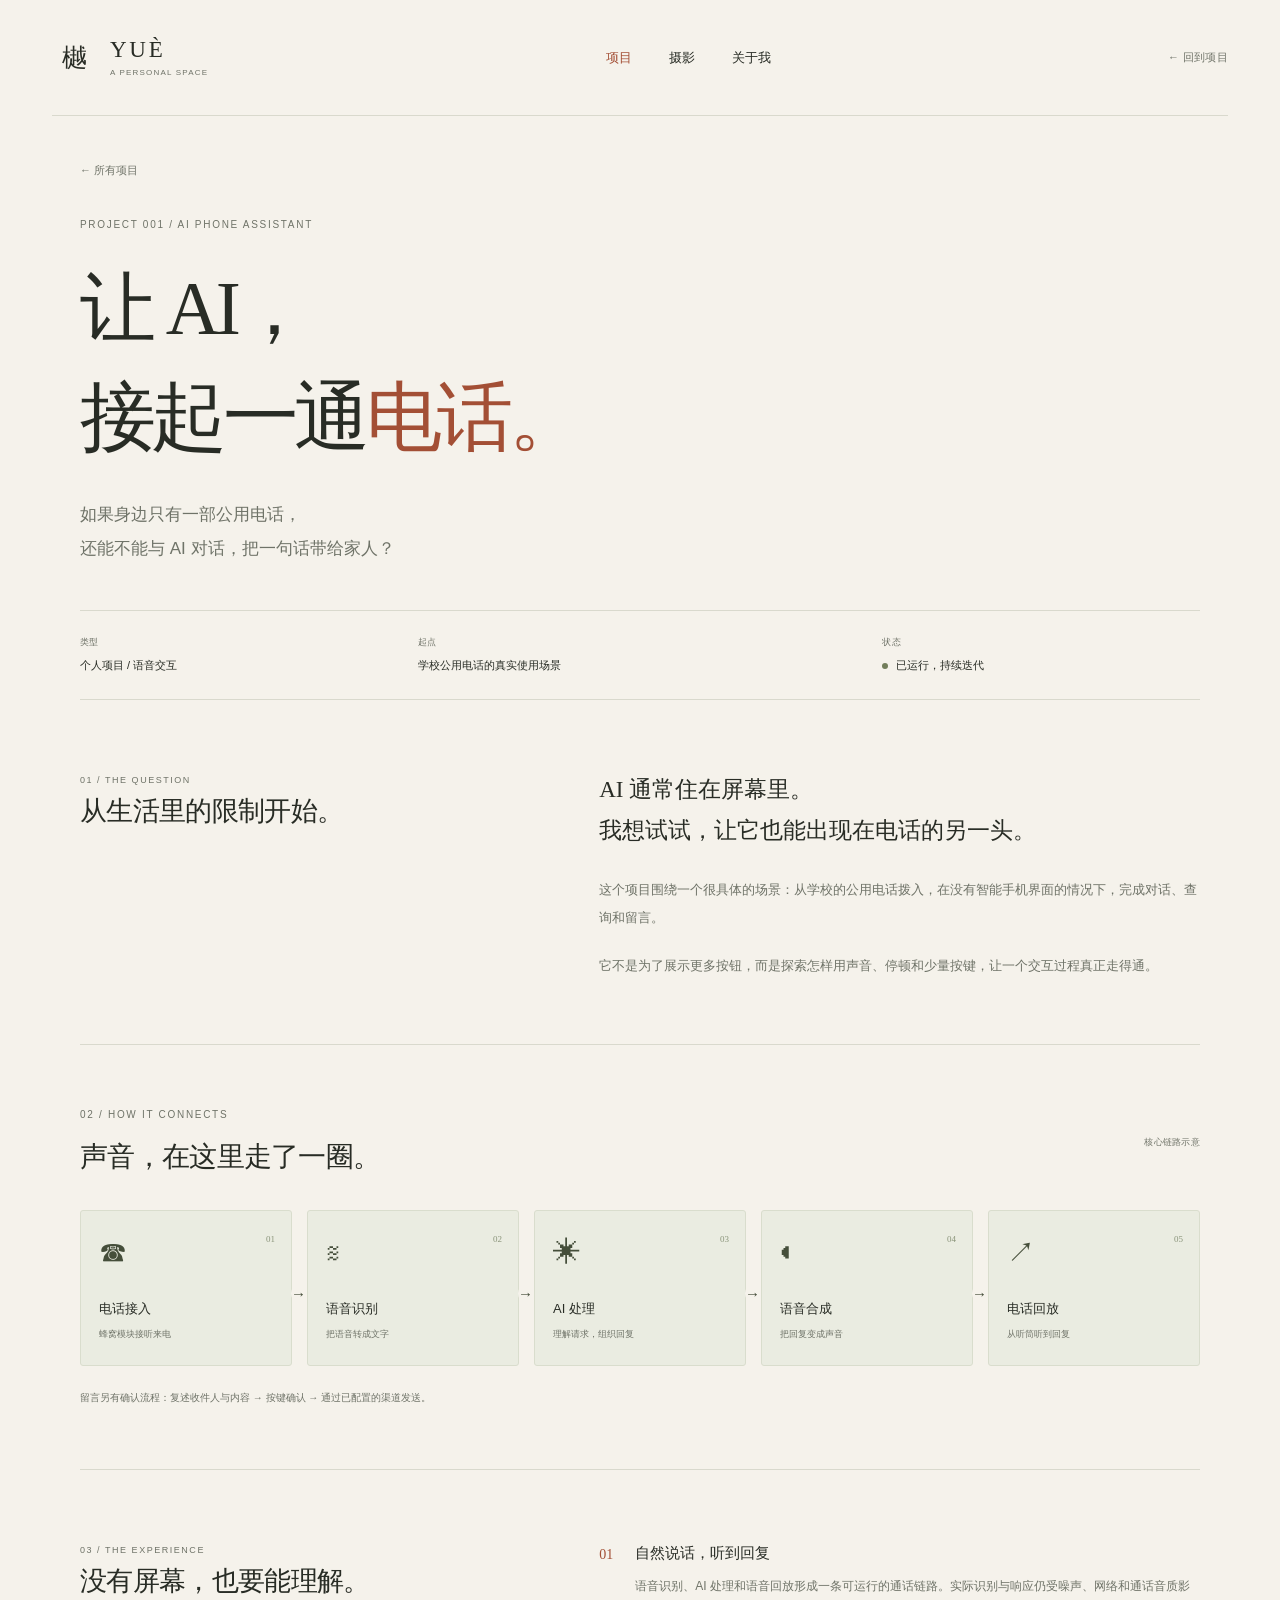
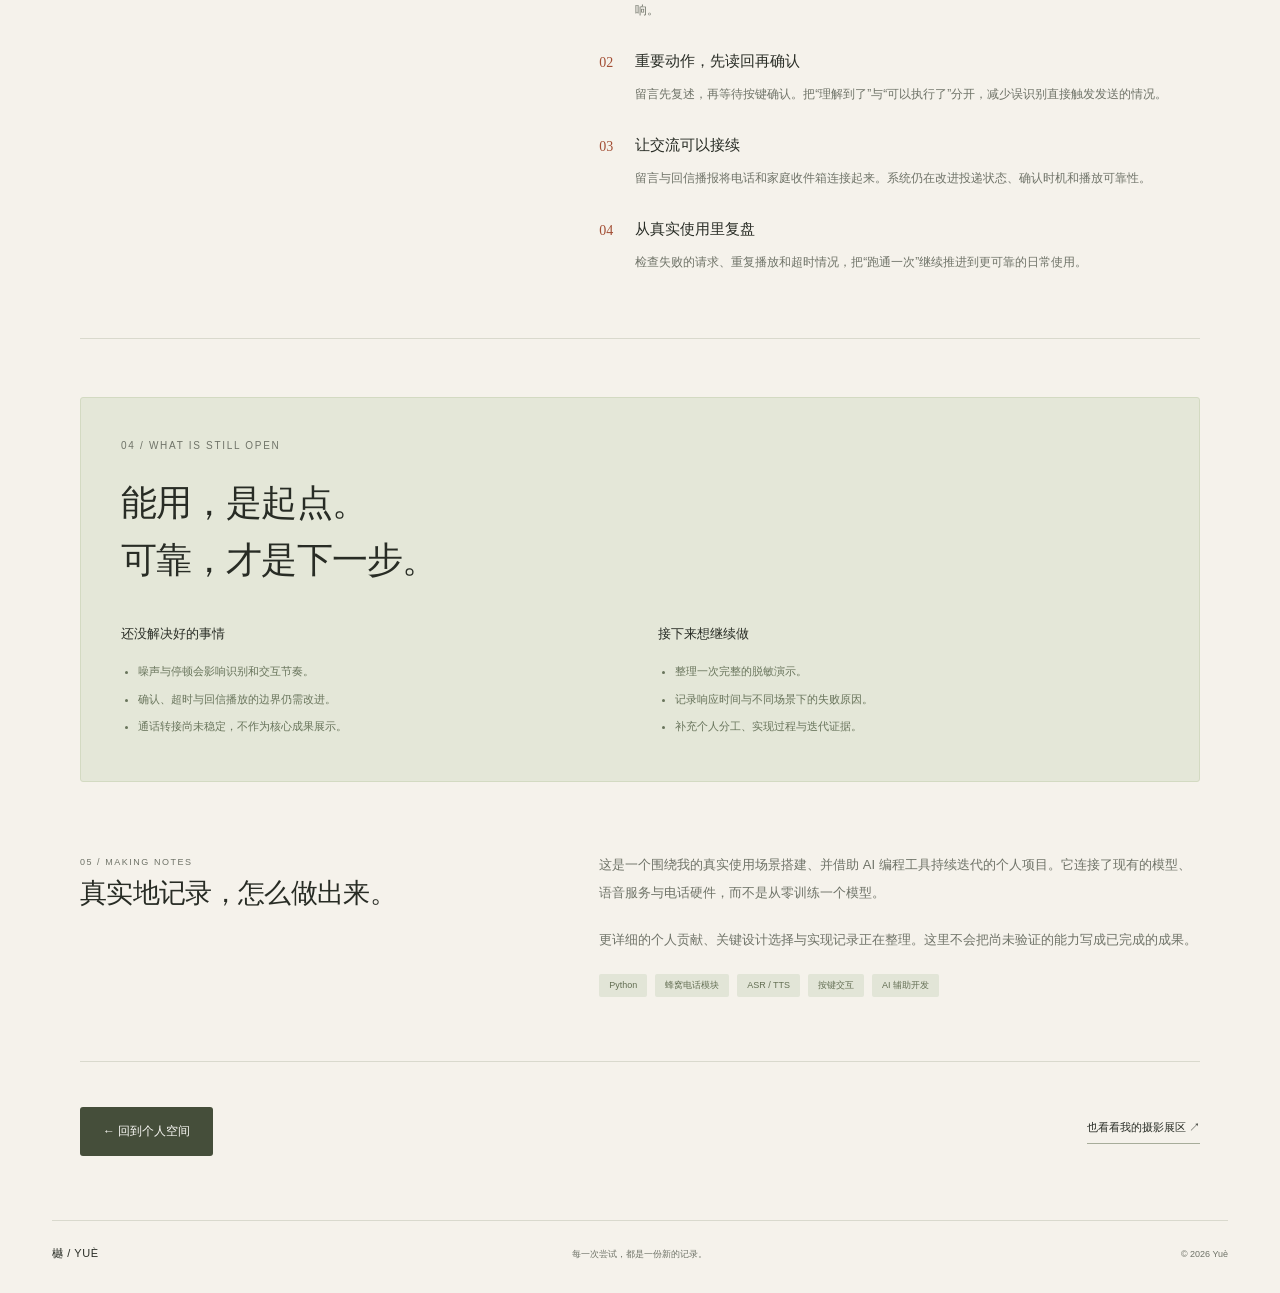
<file: phone-assistant.html>
<!doctype html>
<html lang="zh-CN">
<head>
  <meta charset="utf-8"><meta name="viewport" content="width=device-width, initial-scale=1"><meta name="theme-color" content="#f5f2eb">
  <meta name="description" content="一个从学校公用电话接入 AI 的个人项目：语音对话、按键确认留言，以及真实使用中的迭代。">
  <title>AI 电话助手 — 樾 Yuè</title>
  <link rel="icon" type="image/svg+xml" href="assets/mark.svg"><link rel="stylesheet" href="styles.css?v=card-correction-20261001"><script src="content.js?v=shanghai-five-20261001" defer></script><script src="app.js?v=shanghai-20261001" defer></script>
</head>
<body>
  <a class="skip-link" href="#main">跳到主要内容</a>
  <header class="site-header wrap"><a class="wordmark" href="./" aria-label="樾的首页"><span class="brand-mark" aria-hidden="true">樾</span><span>YUÈ<span class="wordmark-small">A PERSONAL SPACE</span></span></a><nav aria-label="主要导航"><a href="index.html#projects" aria-current="page">项目</a><a href="index.html#photography">摄影</a><a href="index.html#about">关于我</a></nav><a class="header-note" href="index.html#projects">← 回到项目</a></header>
  <main id="main" class="case-main wrap">
    <a class="case-back" href="index.html#projects">← 所有项目</a>
    <section class="case-hero"><p class="eyebrow">PROJECT 001 / AI PHONE ASSISTANT</p><h1>让 AI，<br>接起一通<span class="accent">电话。</span></h1><p class="case-deck">如果身边只有一部公用电话，<br>还能不能与 AI 对话，把一句话带给家人？</p><div class="case-meta"><div><span>类型</span><strong>个人项目 / 语音交互</strong></div><div><span>起点</span><strong>学校公用电话的真实使用场景</strong></div><div><span>状态</span><strong><i class="status-dot" aria-hidden="true"></i> 已运行，持续迭代</strong></div></div></section>
    <section class="case-section" aria-labelledby="case-context"><div class="case-section-label"><span class="eyebrow">01 / THE QUESTION</span><h2 id="case-context">从生活里的限制开始。</h2></div><div class="case-body"><p class="case-lead">AI 通常住在屏幕里。<br>我想试试，让它也能出现在电话的另一头。</p><p>这个项目围绕一个很具体的场景：从学校的公用电话拨入，在没有智能手机界面的情况下，完成对话、查询和留言。</p><p>它不是为了展示更多按钮，而是探索怎样用声音、停顿和少量按键，让一个交互过程真正走得通。</p></div></section>
    <section class="case-flow-section" aria-labelledby="flow-title"><div class="section-heading"><div><p class="eyebrow">02 / HOW IT CONNECTS</p><h2 id="flow-title">声音，在这里走了一圈。</h2></div><span class="small-label">核心链路示意</span></div><ol class="connection-flow"><li><span class="flow-icon" aria-hidden="true">☎</span><span class="flow-number">01</span><strong>电话接入</strong><p>蜂窝模块接听来电</p></li><li><span class="flow-icon" aria-hidden="true">≋</span><span class="flow-number">02</span><strong>语音识别</strong><p>把语音转成文字</p></li><li><span class="flow-icon" aria-hidden="true">✳</span><span class="flow-number">03</span><strong>AI 处理</strong><p>理解请求，组织回复</p></li><li><span class="flow-icon" aria-hidden="true">◖</span><span class="flow-number">04</span><strong>语音合成</strong><p>把回复变成声音</p></li><li><span class="flow-icon" aria-hidden="true">↗</span><span class="flow-number">05</span><strong>电话回放</strong><p>从听筒听到回复</p></li></ol><p class="flow-footnote">留言另有确认流程：复述收件人与内容 → 按键确认 → 通过已配置的渠道发送。</p></section>
    <section class="case-section" aria-labelledby="features-title"><div class="case-section-label"><span class="eyebrow">03 / THE EXPERIENCE</span><h2 id="features-title">没有屏幕，也要能理解。</h2></div><div class="case-body feature-list"><article><span>01</span><div><h3>自然说话，听到回复</h3><p>语音识别、AI 处理和语音回放形成一条可运行的通话链路。实际识别与响应仍受噪声、网络和通话音质影响。</p></div></article><article><span>02</span><div><h3>重要动作，先读回再确认</h3><p>留言先复述，再等待按键确认。把“理解到了”与“可以执行了”分开，减少误识别直接触发发送的情况。</p></div></article><article><span>03</span><div><h3>让交流可以接续</h3><p>留言与回信播报将电话和家庭收件箱连接起来。系统仍在改进投递状态、确认时机和播放可靠性。</p></div></article><article><span>04</span><div><h3>从真实使用里复盘</h3><p>检查失败的请求、重复播放和超时情况，把“跑通一次”继续推进到更可靠的日常使用。</p></div></article></div></section>
    <section class="case-reflection" aria-labelledby="reflection-title"><p class="eyebrow">04 / WHAT IS STILL OPEN</p><h2 id="reflection-title">能用，是起点。<br>可靠，才是下一步。</h2><div class="reflection-columns"><div><h3>还没解决好的事情</h3><ul><li>噪声与停顿会影响识别和交互节奏。</li><li>确认、超时与回信播放的边界仍需改进。</li><li>通话转接尚未稳定，不作为核心成果展示。</li></ul></div><div><h3>接下来想继续做</h3><ul><li>整理一次完整的脱敏演示。</li><li>记录响应时间与不同场景下的失败原因。</li><li>补充个人分工、实现过程与迭代证据。</li></ul></div></div></section>
    <section class="case-section" aria-labelledby="contribution-title"><div class="case-section-label"><span class="eyebrow">05 / MAKING NOTES</span><h2 id="contribution-title">真实地记录，怎么做出来。</h2></div><div class="case-body"><p>这是一个围绕我的真实使用场景搭建、并借助 AI 编程工具持续迭代的个人项目。它连接了现有的模型、语音服务与电话硬件，而不是从零训练一个模型。</p><p>更详细的个人贡献、关键设计选择与实现记录正在整理。这里不会把尚未验证的能力写成已完成的成果。</p><div class="tag-list"><span>Python</span><span>蜂窝电话模块</span><span>ASR / TTS</span><span>按键交互</span><span>AI 辅助开发</span></div></div></section>
    <div class="case-end"><a class="button button-dark" href="index.html#projects">← 回到个人空间</a><a class="text-link" href="index.html#photography">也看看我的摄影展区 ↗</a></div>
  </main>
  <footer class="site-footer wrap"><a href="./" class="footer-name">樾 / YUÈ</a><p>每一次尝试，都是一份新的记录。</p><span>© <span data-year>2026</span> Yuè</span></footer>
</body>
</html>
</file>
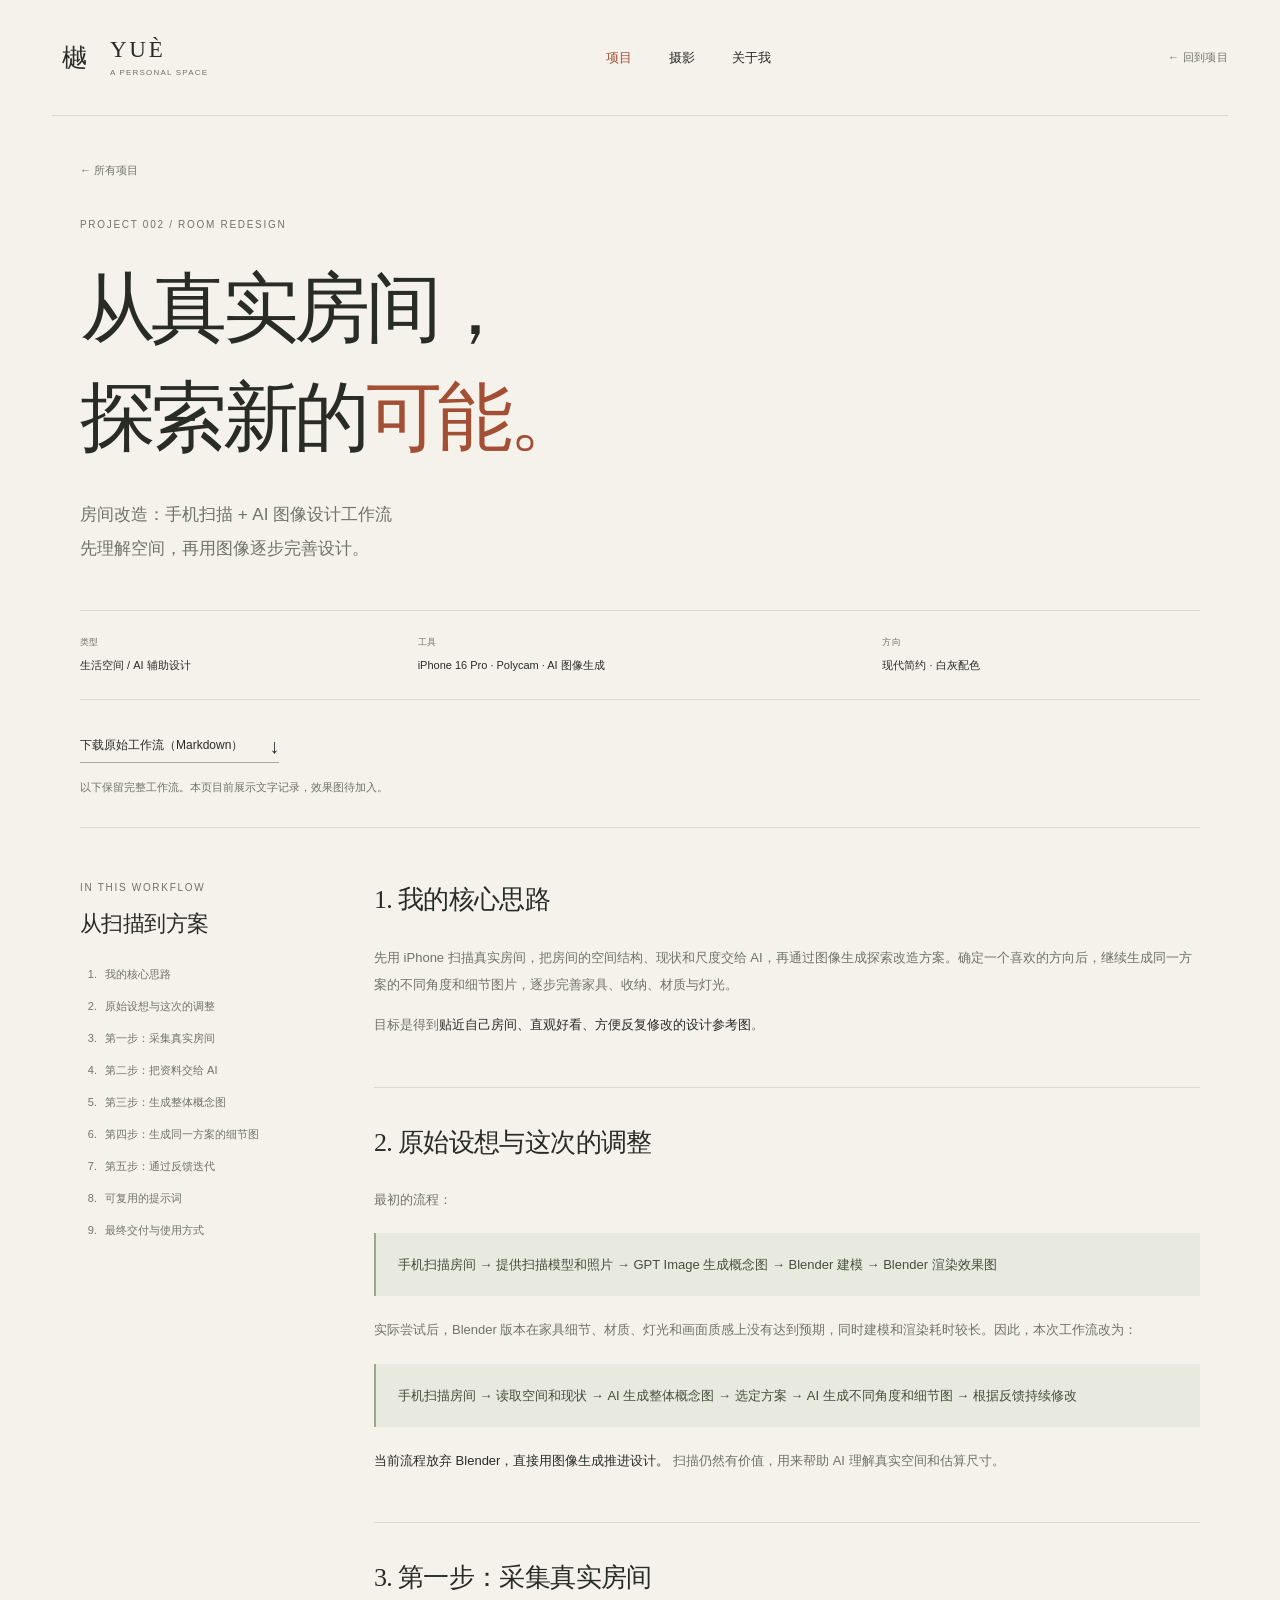
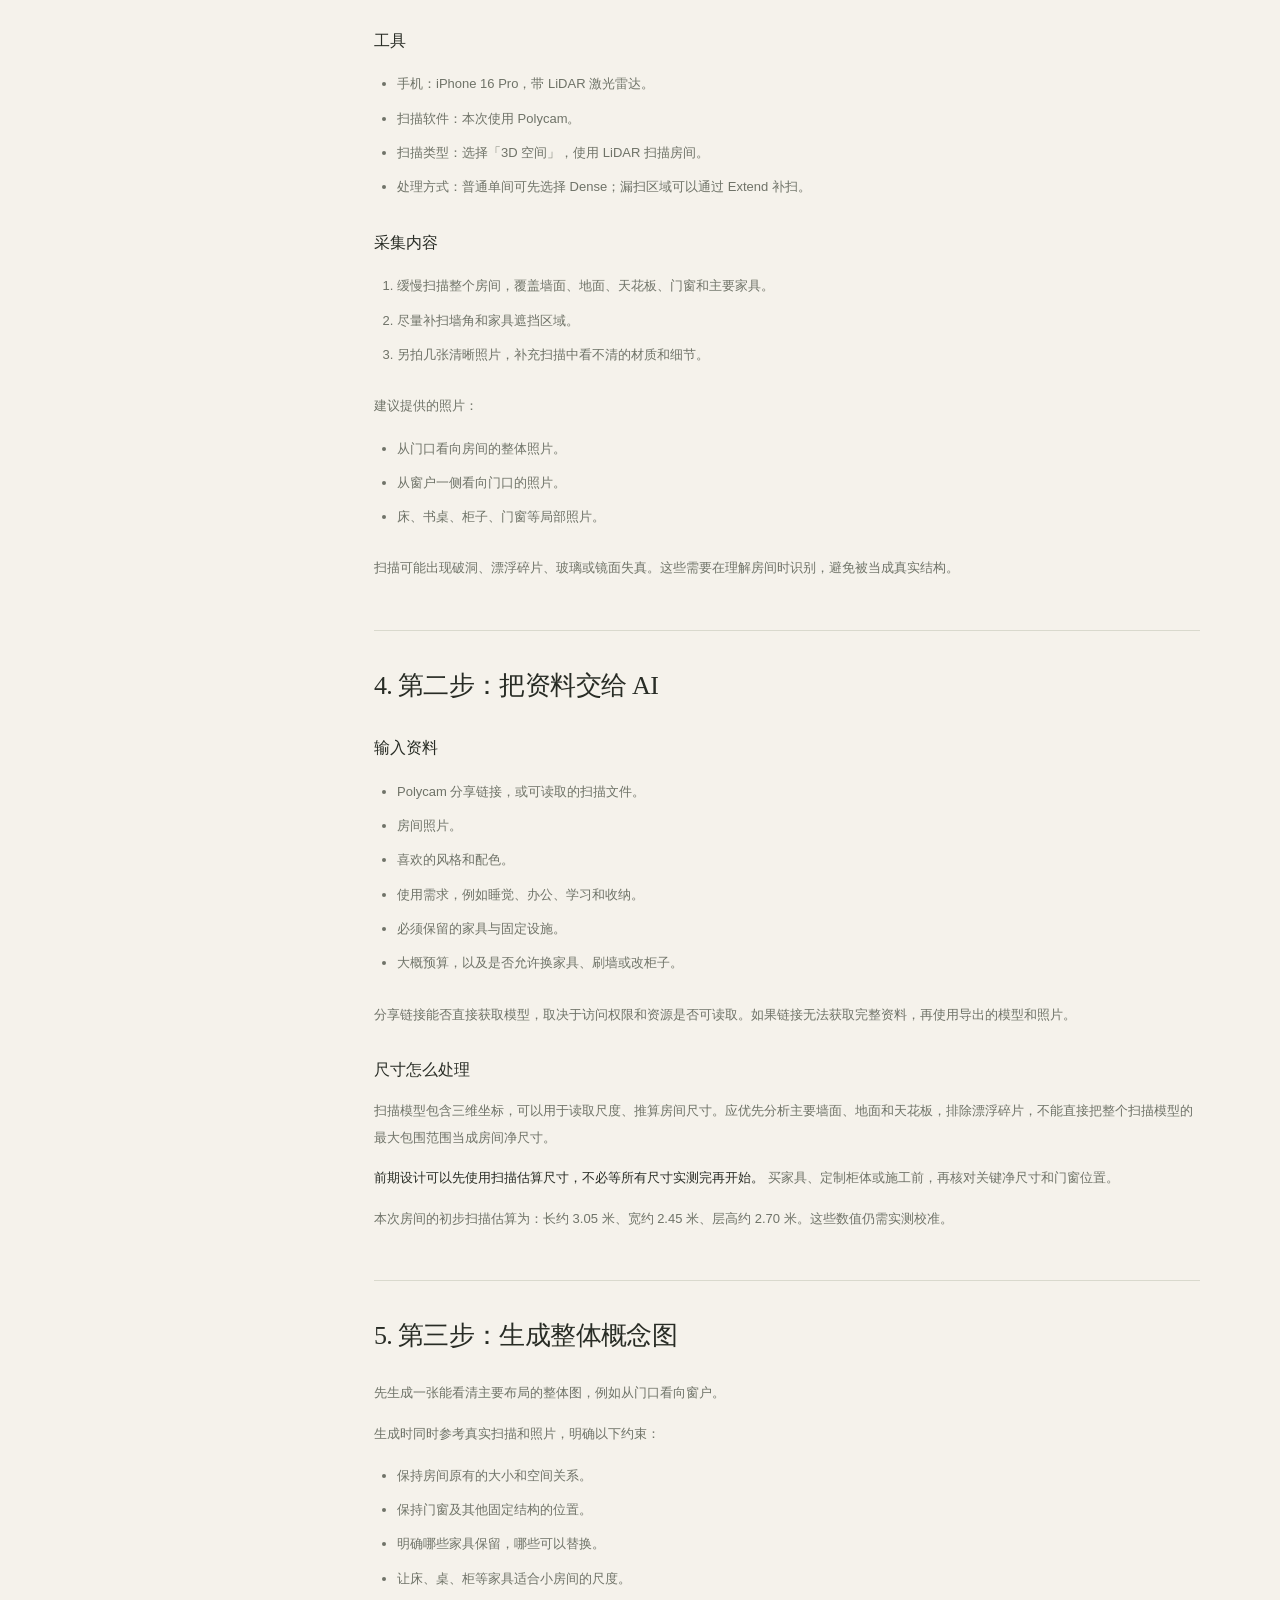
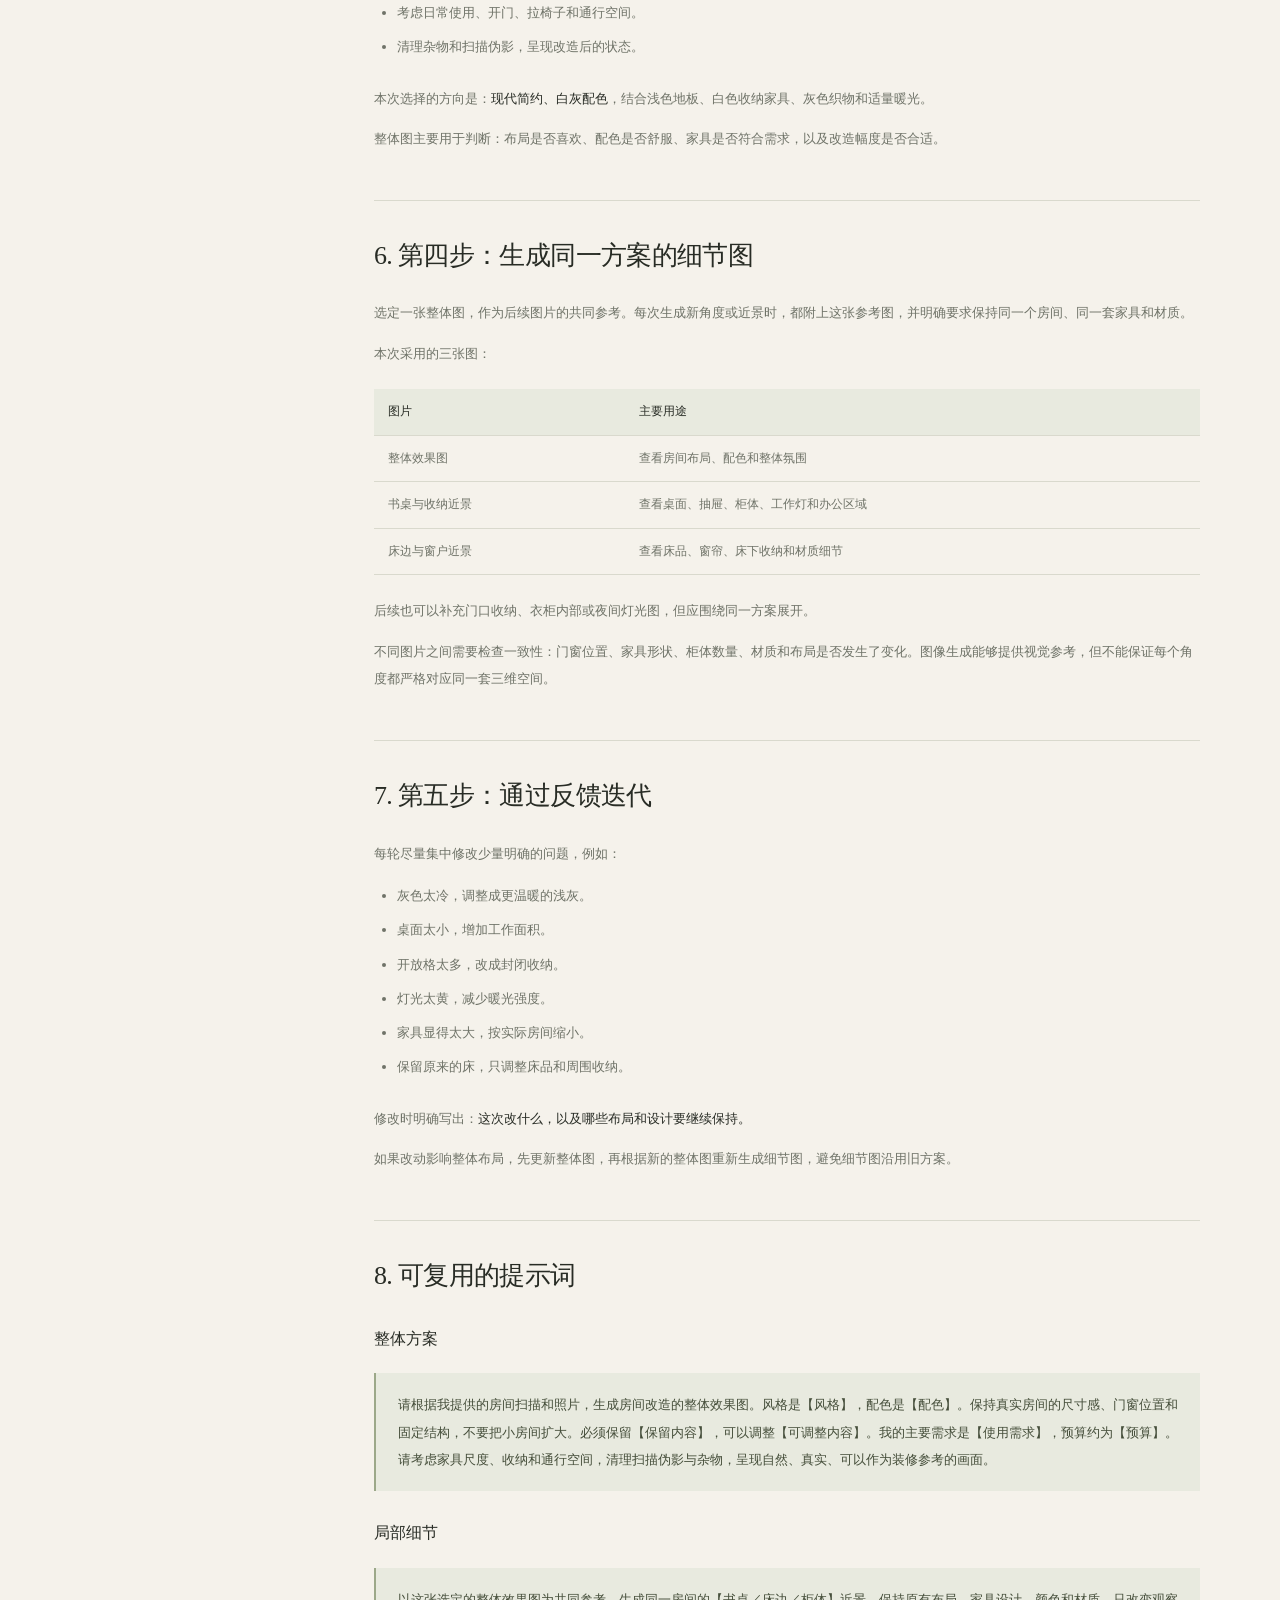
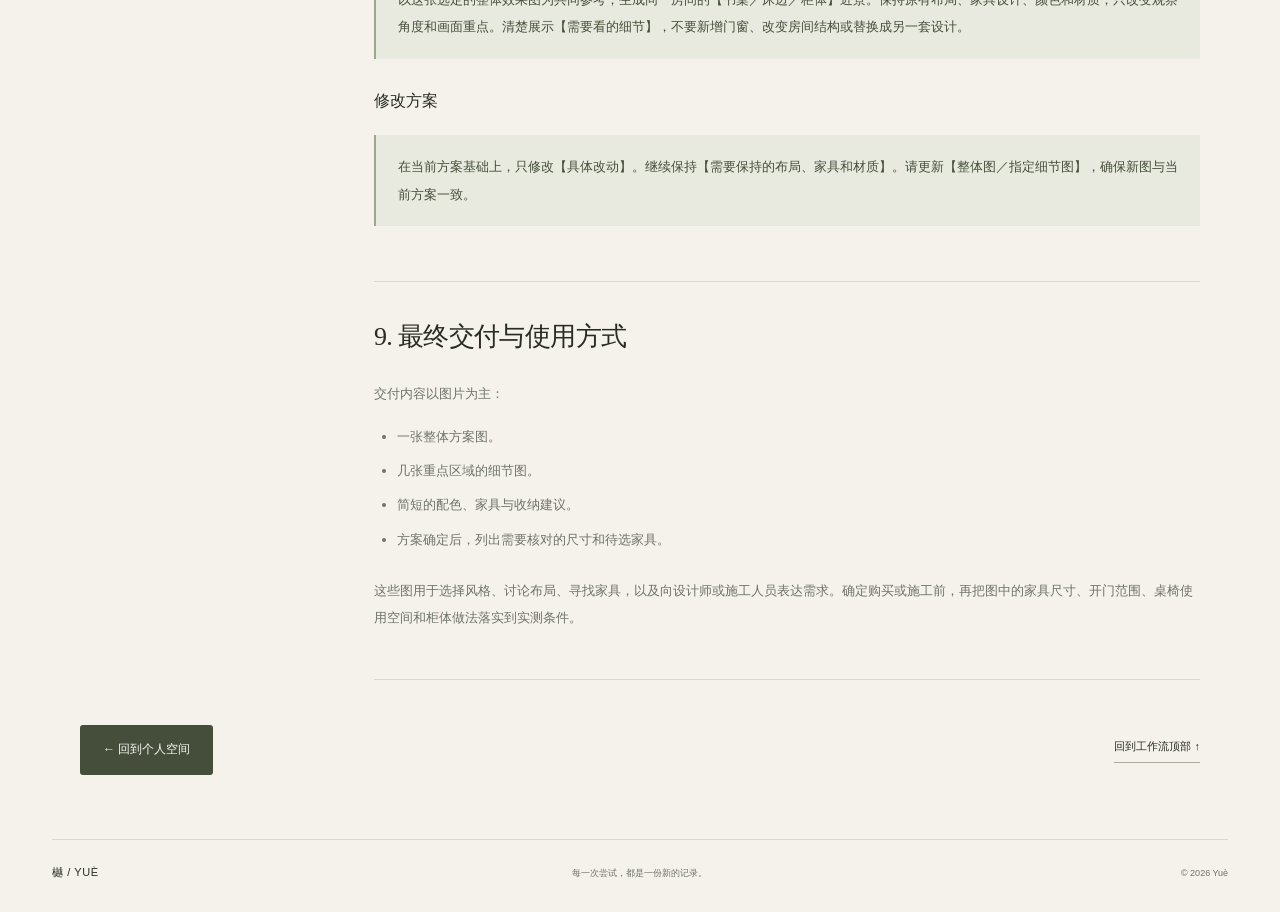
<file: room-redesign.html>
<!doctype html>
<html lang="zh-CN">
<head>
  <meta charset="utf-8"><meta name="viewport" content="width=device-width, initial-scale=1"><meta name="theme-color" content="#f5f2eb">
  <meta name="description" content="用 iPhone 与 Polycam 扫描真实房间，再通过 AI 图像探索现代简约、白灰配色的改造方案。完整工作流与可复用提示词。">
  <title>房间改造：手机扫描 + AI 图像设计工作流 — 樾 Yuè</title>
  <link rel="icon" type="image/svg+xml" href="assets/mark.svg"><link rel="stylesheet" href="styles.css?v=card-correction-20261001">
</head>
<body>
  <a class="skip-link" href="#main">跳到主要内容</a>
  <header class="site-header wrap"><a class="wordmark" href="./" aria-label="樾的首页"><span class="brand-mark" aria-hidden="true">樾</span><span>YUÈ<span class="wordmark-small">A PERSONAL SPACE</span></span></a><nav aria-label="主要导航"><a href="index.html#projects" aria-current="page">项目</a><a href="index.html#photography">摄影</a><a href="index.html#about">关于我</a></nav><a class="header-note" href="index.html#projects">← 回到项目</a></header>
  <main id="main" class="case-main wrap">
    <a class="case-back" href="index.html#projects">← 所有项目</a>
    <section class="case-hero"><p class="eyebrow">PROJECT 002 / ROOM REDESIGN</p><h1>从真实房间，<br>探索新的<span class="accent">可能。</span></h1><p class="case-deck">房间改造：手机扫描 + AI 图像设计工作流<br>先理解空间，再用图像逐步完善设计。</p><div class="case-meta"><div><span>类型</span><strong>生活空间 / AI 辅助设计</strong></div><div><span>工具</span><strong>iPhone 16 Pro · Polycam · AI 图像生成</strong></div><div><span>方向</span><strong>现代简约 · 白灰配色</strong></div></div></section>
    <div class="workflow-actions"><a class="text-link" href="assets/documents/room-redesign-workflow.md" download="房间改造_AI图像工作流.md">下载原始工作流（Markdown） <span aria-hidden="true">↓</span></a><p>以下保留完整工作流。本页目前展示文字记录，效果图待加入。</p></div>
    <div class="workflow-layout">
      <aside class="workflow-toc" aria-label="工作流目录"><p class="eyebrow">IN THIS WORKFLOW</p><h2>从扫描到方案</h2><ol><li><a href="#workflow-1">我的核心思路</a></li>
<li><a href="#workflow-2">原始设想与这次的调整</a></li>
<li><a href="#workflow-3">第一步：采集真实房间</a></li>
<li><a href="#workflow-4">第二步：把资料交给 AI</a></li>
<li><a href="#workflow-5">第三步：生成整体概念图</a></li>
<li><a href="#workflow-6">第四步：生成同一方案的细节图</a></li>
<li><a href="#workflow-7">第五步：通过反馈迭代</a></li>
<li><a href="#workflow-8">可复用的提示词</a></li>
<li><a href="#workflow-9">最终交付与使用方式</a></li></ol></aside>
      <article class="workflow-article" aria-label="房间改造完整工作流"><section class="workflow-section" aria-labelledby="workflow-1"><h2 id="workflow-1">1. 我的核心思路</h2><p>先用 iPhone 扫描真实房间，把房间的空间结构、现状和尺度交给 AI，再通过图像生成探索改造方案。确定一个喜欢的方向后，继续生成同一方案的不同角度和细节图片，逐步完善家具、收纳、材质与灯光。</p>
<p>目标是得到<strong>贴近自己房间、直观好看、方便反复修改的设计参考图</strong>。</p></section>
<section class="workflow-section" aria-labelledby="workflow-2"><h2 id="workflow-2">2. 原始设想与这次的调整</h2><p>最初的流程：</p>
<blockquote>
<p>手机扫描房间 → 提供扫描模型和照片 → GPT Image 生成概念图 → Blender 建模 → Blender 渲染效果图</p>
</blockquote>
<p>实际尝试后，Blender 版本在家具细节、材质、灯光和画面质感上没有达到预期，同时建模和渲染耗时较长。因此，本次工作流改为：</p>
<blockquote>
<p>手机扫描房间 → 读取空间和现状 → AI 生成整体概念图 → 选定方案 → AI 生成不同角度和细节图 → 根据反馈持续修改</p>
</blockquote>
<p><strong>当前流程放弃 Blender，直接用图像生成推进设计。</strong> 扫描仍然有价值，用来帮助 AI 理解真实空间和估算尺寸。</p></section>
<section class="workflow-section" aria-labelledby="workflow-3"><h2 id="workflow-3">3. 第一步：采集真实房间</h2><h3>工具</h3>
<ul>
<li>手机：iPhone 16 Pro，带 LiDAR 激光雷达。</li>
<li>扫描软件：本次使用 Polycam。</li>
<li>扫描类型：选择「3D 空间」，使用 LiDAR 扫描房间。</li>
<li>处理方式：普通单间可先选择 Dense；漏扫区域可以通过 Extend 补扫。</li>
</ul>
<h3>采集内容</h3>
<ol>
<li>缓慢扫描整个房间，覆盖墙面、地面、天花板、门窗和主要家具。</li>
<li>尽量补扫墙角和家具遮挡区域。</li>
<li>另拍几张清晰照片，补充扫描中看不清的材质和细节。</li>
</ol>
<p>建议提供的照片：</p>
<ul>
<li>从门口看向房间的整体照片。</li>
<li>从窗户一侧看向门口的照片。</li>
<li>床、书桌、柜子、门窗等局部照片。</li>
</ul>
<p>扫描可能出现破洞、漂浮碎片、玻璃或镜面失真。这些需要在理解房间时识别，避免被当成真实结构。</p></section>
<section class="workflow-section" aria-labelledby="workflow-4"><h2 id="workflow-4">4. 第二步：把资料交给 AI</h2><h3>输入资料</h3>
<ul>
<li>Polycam 分享链接，或可读取的扫描文件。</li>
<li>房间照片。</li>
<li>喜欢的风格和配色。</li>
<li>使用需求，例如睡觉、办公、学习和收纳。</li>
<li>必须保留的家具与固定设施。</li>
<li>大概预算，以及是否允许换家具、刷墙或改柜子。</li>
</ul>
<p>分享链接能否直接获取模型，取决于访问权限和资源是否可读取。如果链接无法获取完整资料，再使用导出的模型和照片。</p>
<h3>尺寸怎么处理</h3>
<p>扫描模型包含三维坐标，可以用于读取尺度、推算房间尺寸。应优先分析主要墙面、地面和天花板，排除漂浮碎片，不能直接把整个扫描模型的最大包围范围当成房间净尺寸。</p>
<p><strong>前期设计可以先使用扫描估算尺寸，不必等所有尺寸实测完再开始。</strong> 买家具、定制柜体或施工前，再核对关键净尺寸和门窗位置。</p>
<p>本次房间的初步扫描估算为：长约 3.05 米、宽约 2.45 米、层高约 2.70 米。这些数值仍需实测校准。</p></section>
<section class="workflow-section" aria-labelledby="workflow-5"><h2 id="workflow-5">5. 第三步：生成整体概念图</h2><p>先生成一张能看清主要布局的整体图，例如从门口看向窗户。</p>
<p>生成时同时参考真实扫描和照片，明确以下约束：</p>
<ul>
<li>保持房间原有的大小和空间关系。</li>
<li>保持门窗及其他固定结构的位置。</li>
<li>明确哪些家具保留，哪些可以替换。</li>
<li>让床、桌、柜等家具适合小房间的尺度。</li>
<li>考虑日常使用、开门、拉椅子和通行空间。</li>
<li>清理杂物和扫描伪影，呈现改造后的状态。</li>
</ul>
<p>本次选择的方向是：<strong>现代简约、白灰配色</strong>，结合浅色地板、白色收纳家具、灰色织物和适量暖光。</p>
<p>整体图主要用于判断：布局是否喜欢、配色是否舒服、家具是否符合需求，以及改造幅度是否合适。</p></section>
<section class="workflow-section" aria-labelledby="workflow-6"><h2 id="workflow-6">6. 第四步：生成同一方案的细节图</h2><p>选定一张整体图，作为后续图片的共同参考。每次生成新角度或近景时，都附上这张参考图，并明确要求保持同一个房间、同一套家具和材质。</p>
<p>本次采用的三张图：</p>
<div class="workflow-table"><table>
<thead>
<tr>
<th scope="col">图片</th>
<th scope="col">主要用途</th>
</tr>
</thead>
<tbody>
<tr>
<td>整体效果图</td>
<td>查看房间布局、配色和整体氛围</td>
</tr>
<tr>
<td>书桌与收纳近景</td>
<td>查看桌面、抽屉、柜体、工作灯和办公区域</td>
</tr>
<tr>
<td>床边与窗户近景</td>
<td>查看床品、窗帘、床下收纳和材质细节</td>
</tr>
</tbody>
</table></div>
<p>后续也可以补充门口收纳、衣柜内部或夜间灯光图，但应围绕同一方案展开。</p>
<p>不同图片之间需要检查一致性：门窗位置、家具形状、柜体数量、材质和布局是否发生了变化。图像生成能够提供视觉参考，但不能保证每个角度都严格对应同一套三维空间。</p></section>
<section class="workflow-section" aria-labelledby="workflow-7"><h2 id="workflow-7">7. 第五步：通过反馈迭代</h2><p>每轮尽量集中修改少量明确的问题，例如：</p>
<ul>
<li>灰色太冷，调整成更温暖的浅灰。</li>
<li>桌面太小，增加工作面积。</li>
<li>开放格太多，改成封闭收纳。</li>
<li>灯光太黄，减少暖光强度。</li>
<li>家具显得太大，按实际房间缩小。</li>
<li>保留原来的床，只调整床品和周围收纳。</li>
</ul>
<p>修改时明确写出：<strong>这次改什么，以及哪些布局和设计要继续保持。</strong></p>
<p>如果改动影响整体布局，先更新整体图，再根据新的整体图重新生成细节图，避免细节图沿用旧方案。</p></section>
<section class="workflow-section" aria-labelledby="workflow-8"><h2 id="workflow-8">8. 可复用的提示词</h2><h3>整体方案</h3>
<blockquote>
<p>请根据我提供的房间扫描和照片，生成房间改造的整体效果图。风格是【风格】，配色是【配色】。保持真实房间的尺寸感、门窗位置和固定结构，不要把小房间扩大。必须保留【保留内容】，可以调整【可调整内容】。我的主要需求是【使用需求】，预算约为【预算】。请考虑家具尺度、收纳和通行空间，清理扫描伪影与杂物，呈现自然、真实、可以作为装修参考的画面。</p>
</blockquote>
<h3>局部细节</h3>
<blockquote>
<p>以这张选定的整体效果图为共同参考，生成同一房间的【书桌／床边／柜体】近景。保持原有布局、家具设计、颜色和材质，只改变观察角度和画面重点。清楚展示【需要看的细节】，不要新增门窗、改变房间结构或替换成另一套设计。</p>
</blockquote>
<h3>修改方案</h3>
<blockquote>
<p>在当前方案基础上，只修改【具体改动】。继续保持【需要保持的布局、家具和材质】。请更新【整体图／指定细节图】，确保新图与当前方案一致。</p>
</blockquote></section>
<section class="workflow-section" aria-labelledby="workflow-9"><h2 id="workflow-9">9. 最终交付与使用方式</h2><p>交付内容以图片为主：</p>
<ul>
<li>一张整体方案图。</li>
<li>几张重点区域的细节图。</li>
<li>简短的配色、家具与收纳建议。</li>
<li>方案确定后，列出需要核对的尺寸和待选家具。</li>
</ul>
<p>这些图用于选择风格、讨论布局、寻找家具，以及向设计师或施工人员表达需求。确定购买或施工前，再把图中的家具尺寸、开门范围、桌椅使用空间和柜体做法落实到实测条件。</p></section></article>
    </div>
    <div class="case-end"><a class="button button-dark" href="index.html#projects">← 回到个人空间</a><a class="text-link" href="#main">回到工作流顶部 ↑</a></div>
  </main>
  <footer class="site-footer wrap"><a href="./" class="footer-name">樾 / YUÈ</a><p>每一次尝试，都是一份新的记录。</p><span>© 2026 Yuè</span></footer>
</body>
</html>
</file>
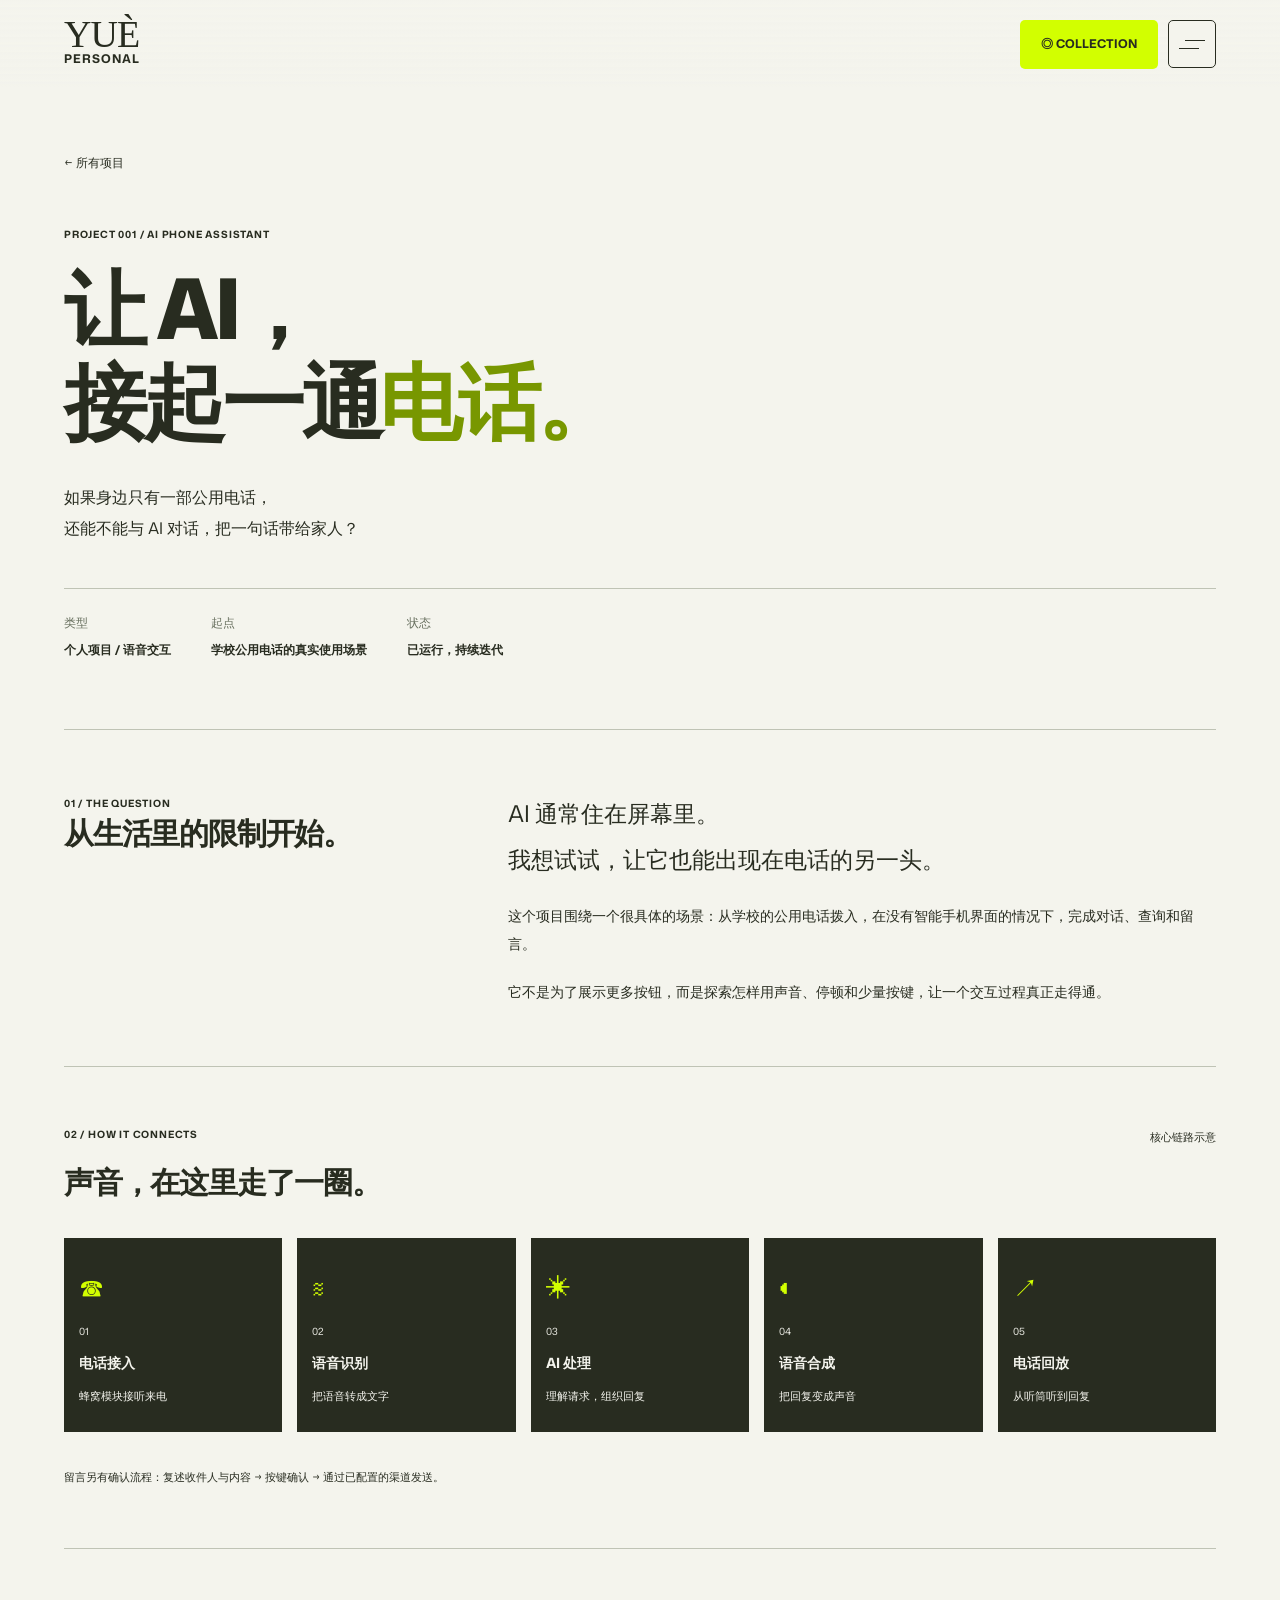
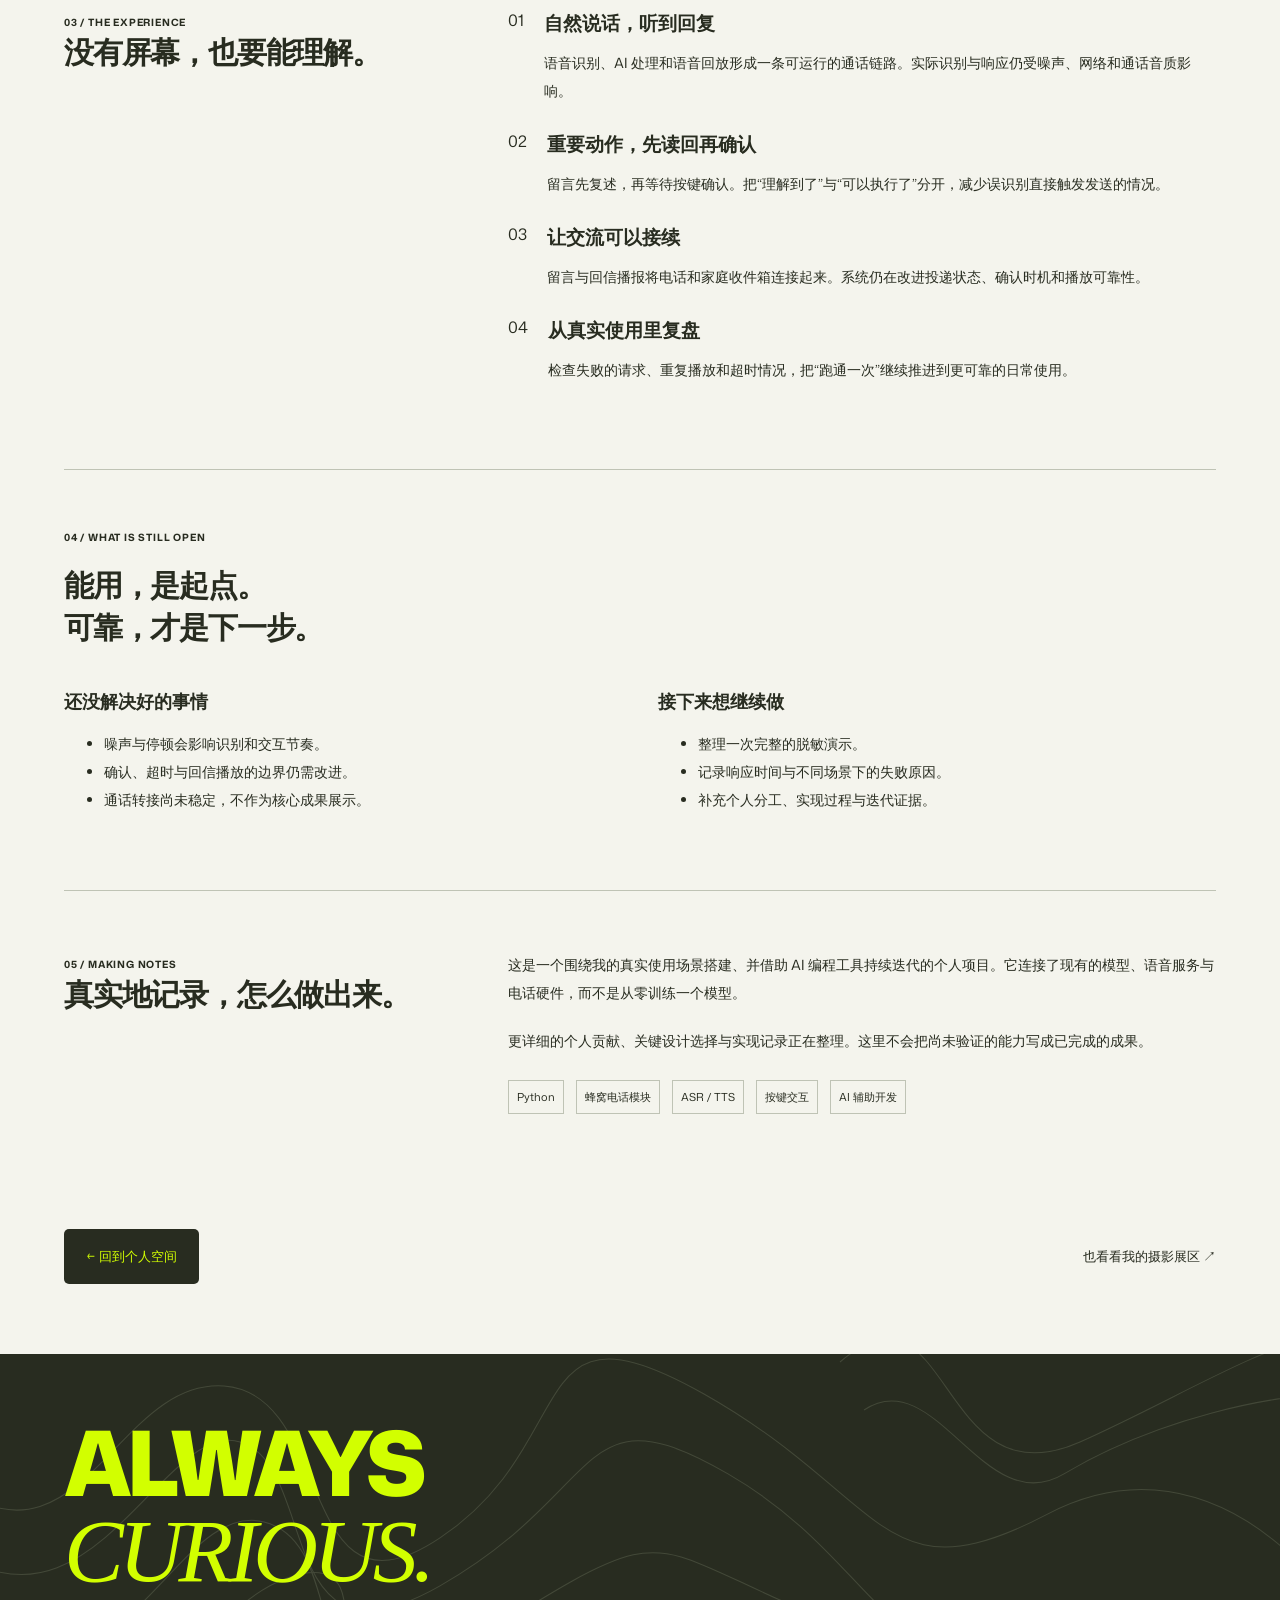
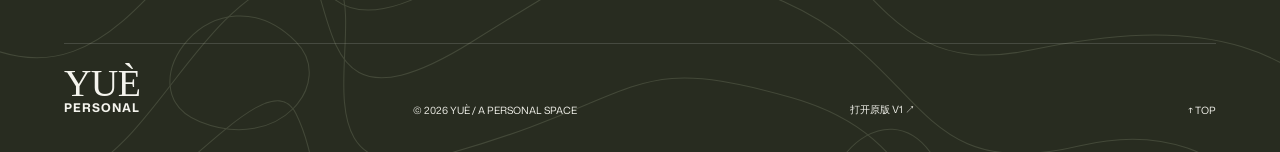
<file: v2-phone-assistant.html>
<!doctype html><html lang="zh-CN"><head><meta charset="utf-8"><meta name="viewport" content="width=device-width,initial-scale=1"><meta name="theme-color" content="#d2ff00"><title>AI 电话助手 — 樾 Yuè · V2</title><link rel="icon" href="assets/mark.svg"><link rel="stylesheet" href="v2.css?v=v1-phone-20261002"><script src="v2.js?v=20261002" defer></script></head><body><a class="skip-link" href="#main">跳到主要内容</a><header class="v2-header"><a class="v2-wordmark" href="v2.html" aria-label="樾 V2 首页"><span>YUÈ</span><strong>PERSONAL</strong></a><a class="v2-monogram" href="v2.html#main" aria-label="回到顶部">Y↗</a><div class="v2-header-actions"><a class="v2-button" href="v2.html#records">◎ COLLECTION</a><button class="menu-toggle" type="button" data-menu-open aria-label="打开导航" aria-haspopup="dialog"><span></span><span></span></button></div></header><main id="main" class="case-main wrap">
    <a class="case-back" href="v2.html#projects">← 所有项目</a>
    <section class="case-hero"><p class="eyebrow">PROJECT 001 / AI PHONE ASSISTANT</p><h1>让 AI，<br>接起一通<span class="accent">电话。</span></h1><p class="case-deck">如果身边只有一部公用电话，<br>还能不能与 AI 对话，把一句话带给家人？</p><div class="case-meta"><div><span>类型</span><strong>个人项目 / 语音交互</strong></div><div><span>起点</span><strong>学校公用电话的真实使用场景</strong></div><div><span>状态</span><strong><i class="status-dot" aria-hidden="true"></i> 已运行，持续迭代</strong></div></div></section>
    <section class="case-section" aria-labelledby="case-context"><div class="case-section-label"><span class="eyebrow">01 / THE QUESTION</span><h2 id="case-context">从生活里的限制开始。</h2></div><div class="case-body"><p class="case-lead">AI 通常住在屏幕里。<br>我想试试，让它也能出现在电话的另一头。</p><p>这个项目围绕一个很具体的场景：从学校的公用电话拨入，在没有智能手机界面的情况下，完成对话、查询和留言。</p><p>它不是为了展示更多按钮，而是探索怎样用声音、停顿和少量按键，让一个交互过程真正走得通。</p></div></section>
    <section class="case-flow-section" aria-labelledby="flow-title"><div class="section-heading"><div><p class="eyebrow">02 / HOW IT CONNECTS</p><h2 id="flow-title">声音，在这里走了一圈。</h2></div><span class="small-label">核心链路示意</span></div><ol class="connection-flow"><li><span class="flow-icon" aria-hidden="true">☎</span><span class="flow-number">01</span><strong>电话接入</strong><p>蜂窝模块接听来电</p></li><li><span class="flow-icon" aria-hidden="true">≋</span><span class="flow-number">02</span><strong>语音识别</strong><p>把语音转成文字</p></li><li><span class="flow-icon" aria-hidden="true">✳</span><span class="flow-number">03</span><strong>AI 处理</strong><p>理解请求，组织回复</p></li><li><span class="flow-icon" aria-hidden="true">◖</span><span class="flow-number">04</span><strong>语音合成</strong><p>把回复变成声音</p></li><li><span class="flow-icon" aria-hidden="true">↗</span><span class="flow-number">05</span><strong>电话回放</strong><p>从听筒听到回复</p></li></ol><p class="flow-footnote">留言另有确认流程：复述收件人与内容 → 按键确认 → 通过已配置的渠道发送。</p></section>
    <section class="case-section" aria-labelledby="features-title"><div class="case-section-label"><span class="eyebrow">03 / THE EXPERIENCE</span><h2 id="features-title">没有屏幕，也要能理解。</h2></div><div class="case-body feature-list"><article><span>01</span><div><h3>自然说话，听到回复</h3><p>语音识别、AI 处理和语音回放形成一条可运行的通话链路。实际识别与响应仍受噪声、网络和通话音质影响。</p></div></article><article><span>02</span><div><h3>重要动作，先读回再确认</h3><p>留言先复述，再等待按键确认。把“理解到了”与“可以执行了”分开，减少误识别直接触发发送的情况。</p></div></article><article><span>03</span><div><h3>让交流可以接续</h3><p>留言与回信播报将电话和家庭收件箱连接起来。系统仍在改进投递状态、确认时机和播放可靠性。</p></div></article><article><span>04</span><div><h3>从真实使用里复盘</h3><p>检查失败的请求、重复播放和超时情况，把“跑通一次”继续推进到更可靠的日常使用。</p></div></article></div></section>
    <section class="case-reflection" aria-labelledby="reflection-title"><p class="eyebrow">04 / WHAT IS STILL OPEN</p><h2 id="reflection-title">能用，是起点。<br>可靠，才是下一步。</h2><div class="reflection-columns"><div><h3>还没解决好的事情</h3><ul><li>噪声与停顿会影响识别和交互节奏。</li><li>确认、超时与回信播放的边界仍需改进。</li><li>通话转接尚未稳定，不作为核心成果展示。</li></ul></div><div><h3>接下来想继续做</h3><ul><li>整理一次完整的脱敏演示。</li><li>记录响应时间与不同场景下的失败原因。</li><li>补充个人分工、实现过程与迭代证据。</li></ul></div></div></section>
    <section class="case-section" aria-labelledby="contribution-title"><div class="case-section-label"><span class="eyebrow">05 / MAKING NOTES</span><h2 id="contribution-title">真实地记录，怎么做出来。</h2></div><div class="case-body"><p>这是一个围绕我的真实使用场景搭建、并借助 AI 编程工具持续迭代的个人项目。它连接了现有的模型、语音服务与电话硬件，而不是从零训练一个模型。</p><p>更详细的个人贡献、关键设计选择与实现记录正在整理。这里不会把尚未验证的能力写成已完成的成果。</p><div class="tag-list"><span>Python</span><span>蜂窝电话模块</span><span>ASR / TTS</span><span>按键交互</span><span>AI 辅助开发</span></div></div></section>
    <div class="case-end"><a class="button button-dark" href="v2.html#projects">← 回到个人空间</a><a class="text-link" href="v2.html#photography">也看看我的摄影展区 ↗</a></div>
  </main><footer class="v2-footer contours"><p>ALWAYS<br><em>CURIOUS.</em></p><div class="footer-line"><a class="v2-wordmark" href="v2.html"><span>YUÈ</span><strong>PERSONAL</strong></a><span>© <span data-v2-year>2026</span> YUÈ / A PERSONAL SPACE</span><a href="./">打开原版 V1 ↗</a><a href="v2.html" aria-label="回到顶部">↑ TOP</a></div></footer><dialog id="v2-menu" class="v2-menu" aria-labelledby="menu-title"><div class="menu-top"><h2 id="menu-title">EXPLORE</h2><button type="button" data-menu-close aria-label="关闭导航">×</button></div><nav aria-label="V2 主要导航"><a href="v2.html#projects"><small>01</small>ON MY MIND <span>项目 ↗</span></a><a href="v2.html#photography"><small>02</small>IN FRAME <span>摄影 ↗</span></a><a href="v2.html#collections"><small>03</small>FAVORITES <span>卡册 ↗</span></a><a href="v2.html#records"><small>04</small>ON REPEAT <span>黑胶 ↗</span></a><a href="v2.html#guestbook"><small>05</small>SAY HELLO <span>留言 ↗</span></a></nav><a class="menu-v1" href="./">原版 V1 ↗</a></dialog></body></html>
</file>
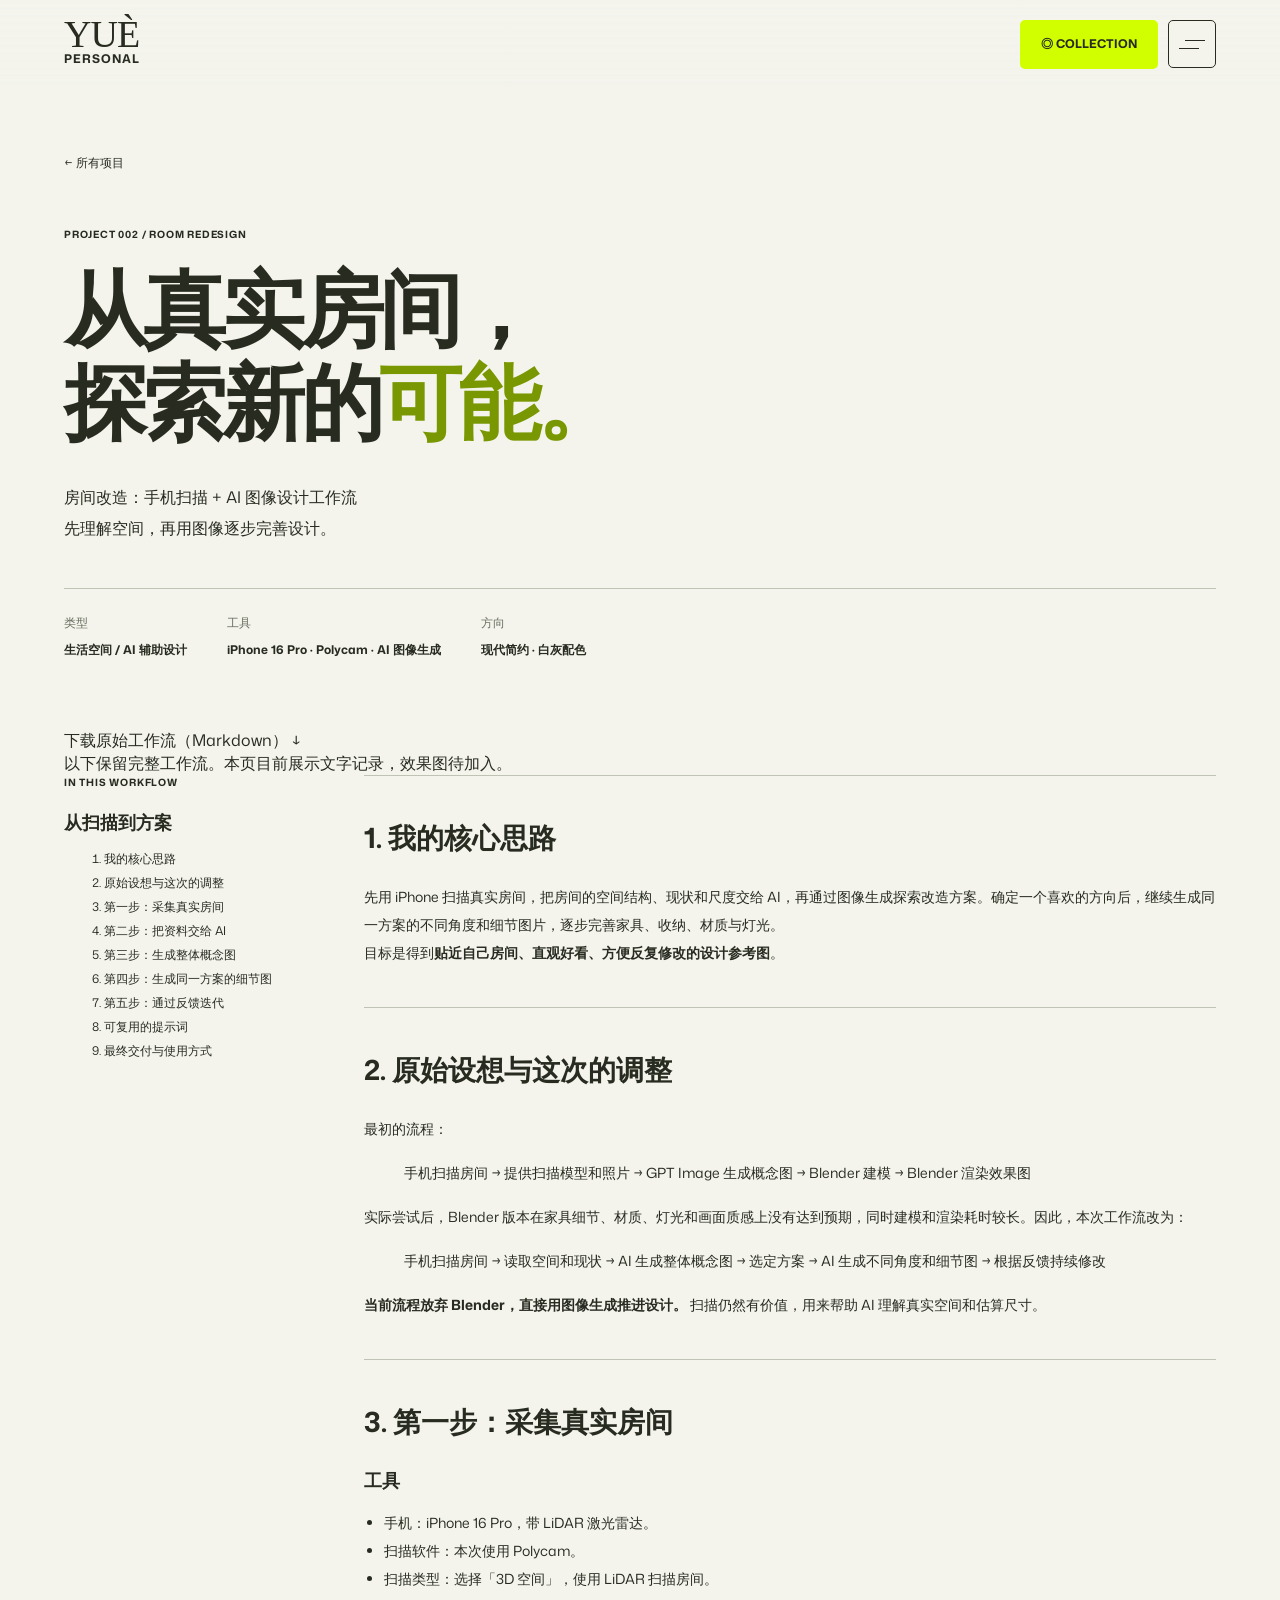
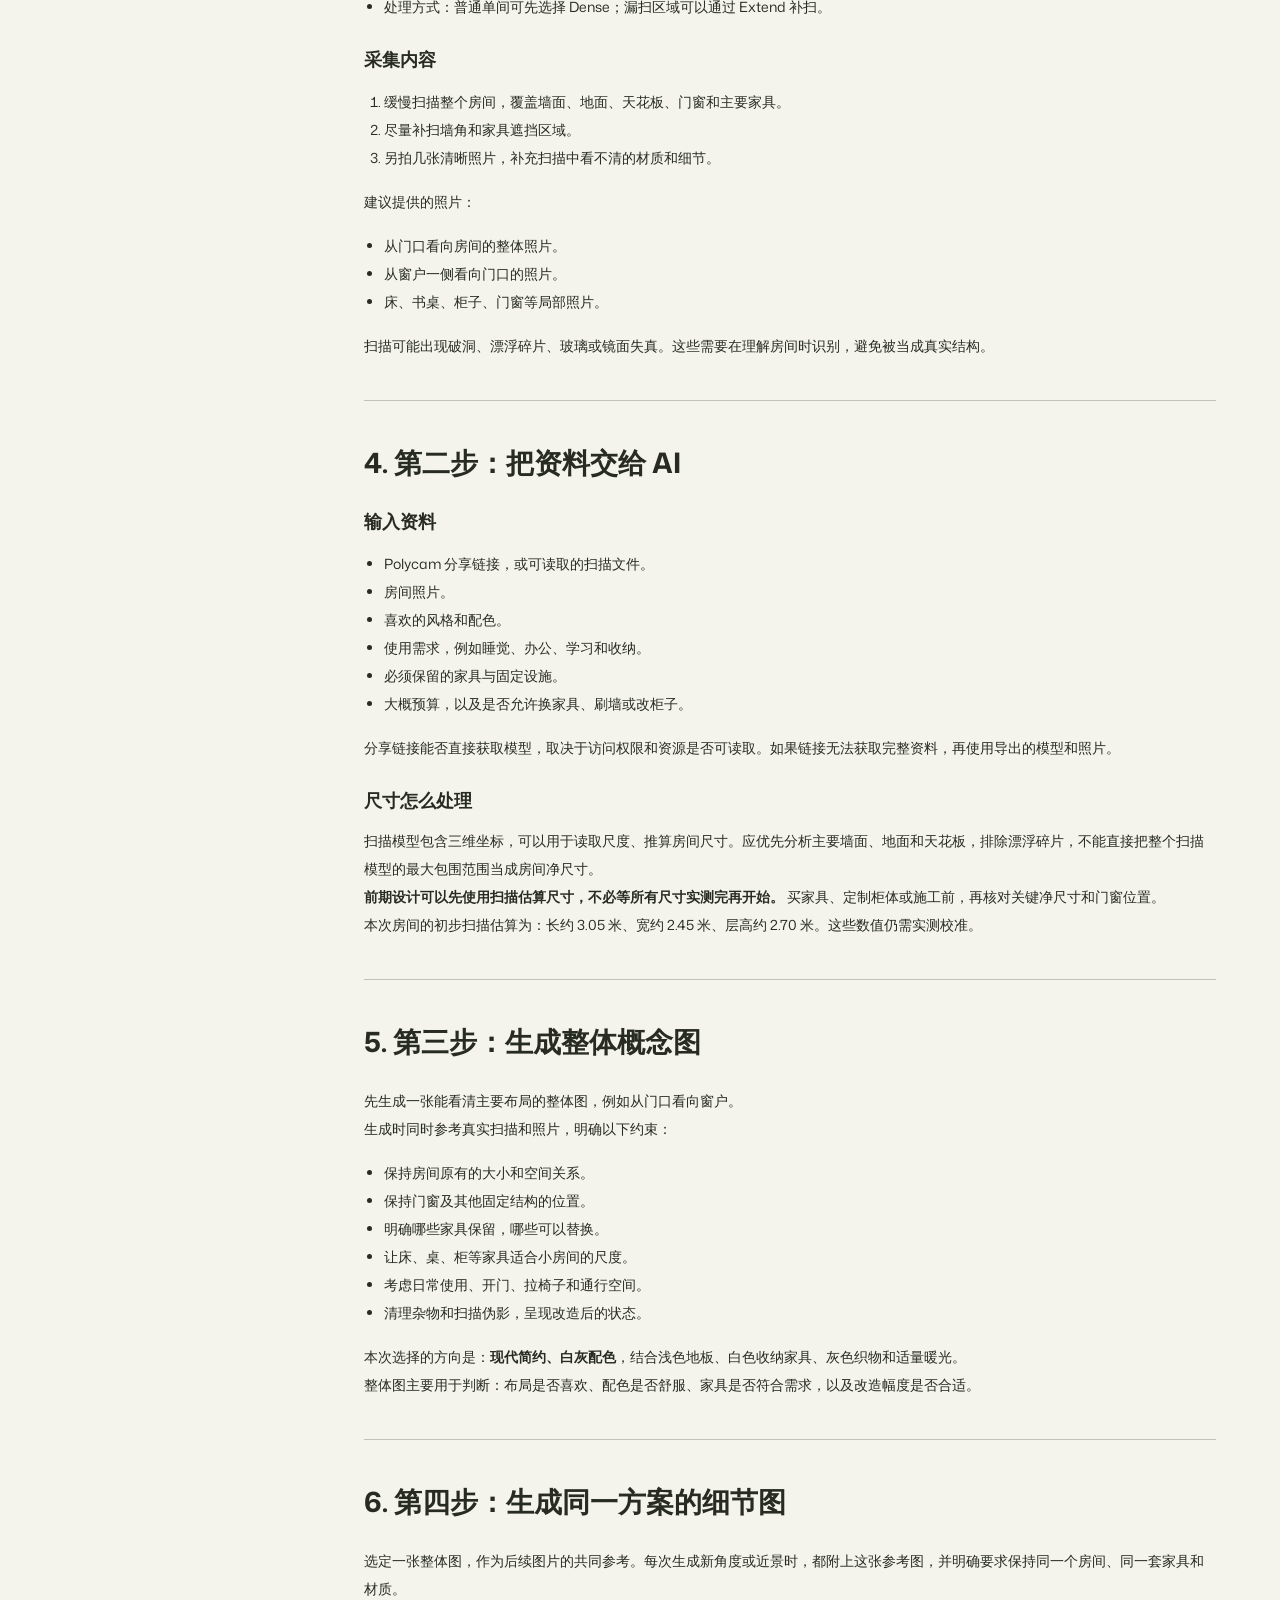
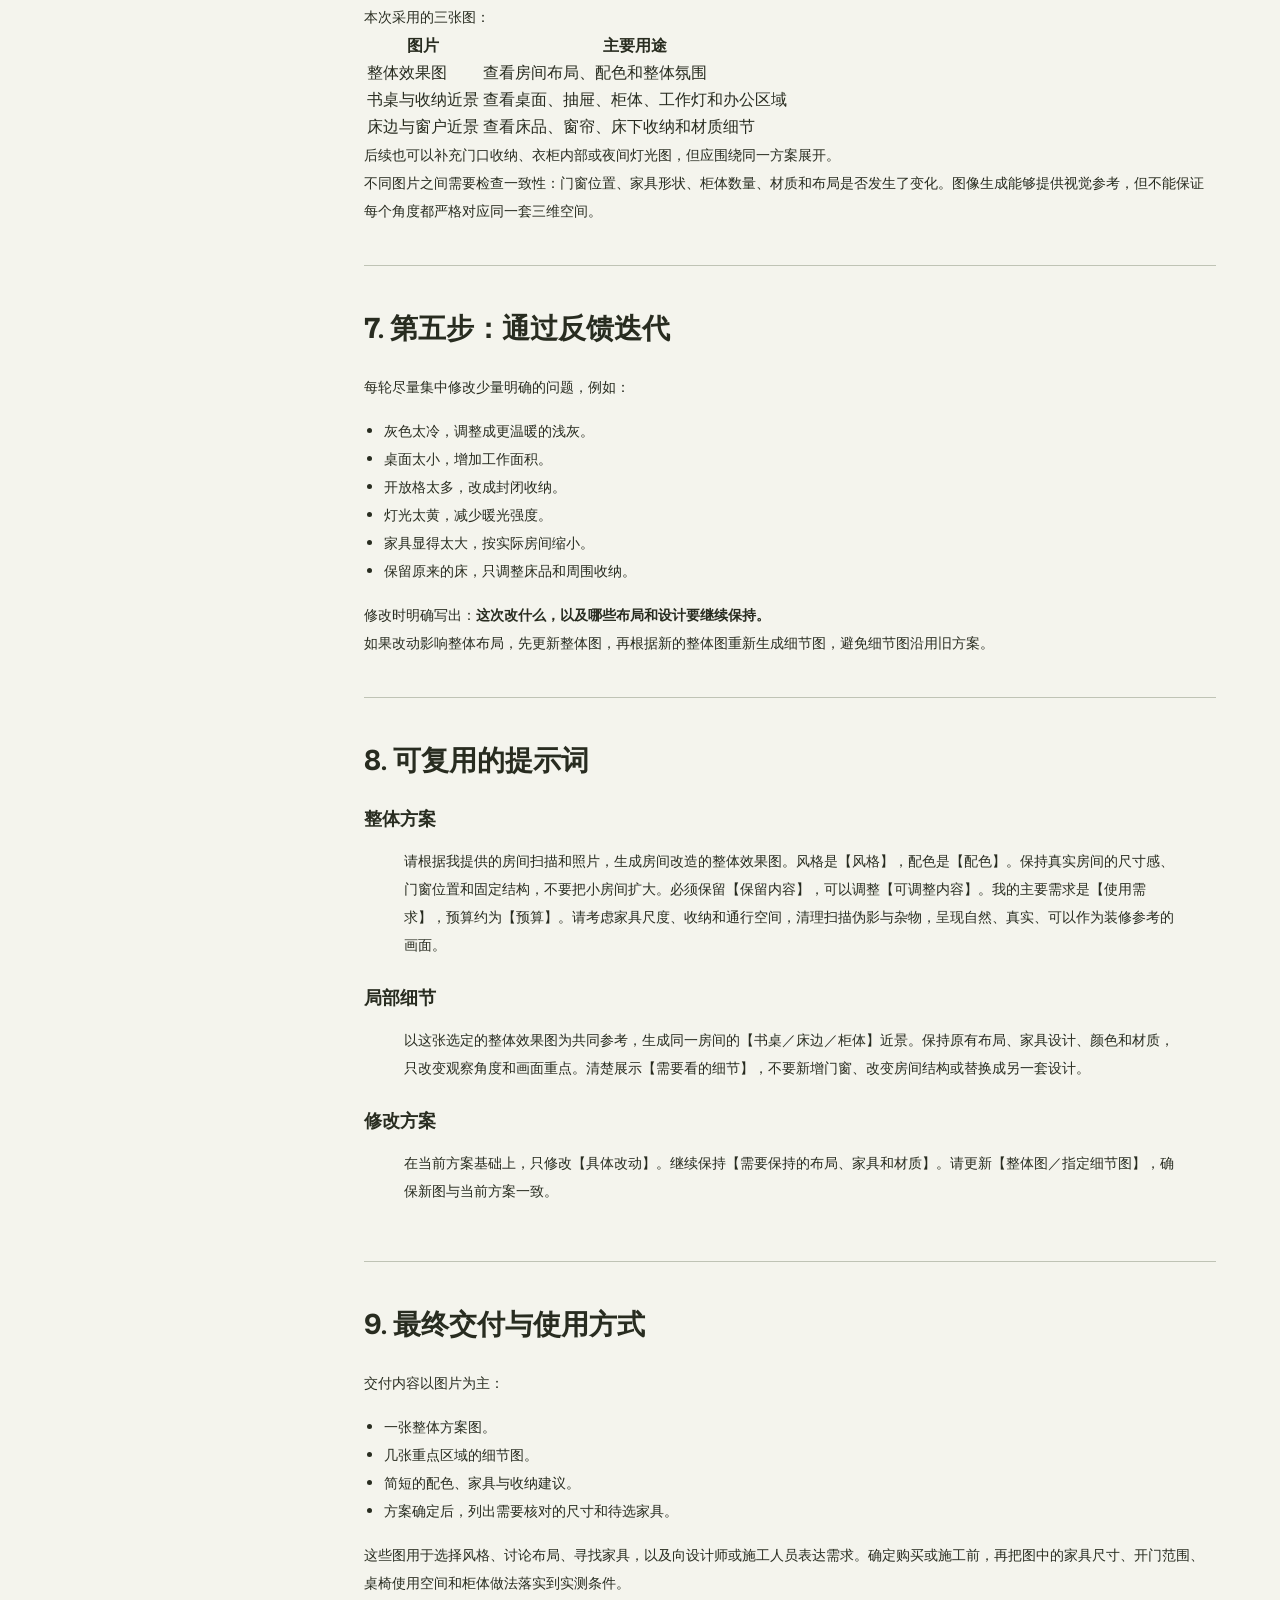
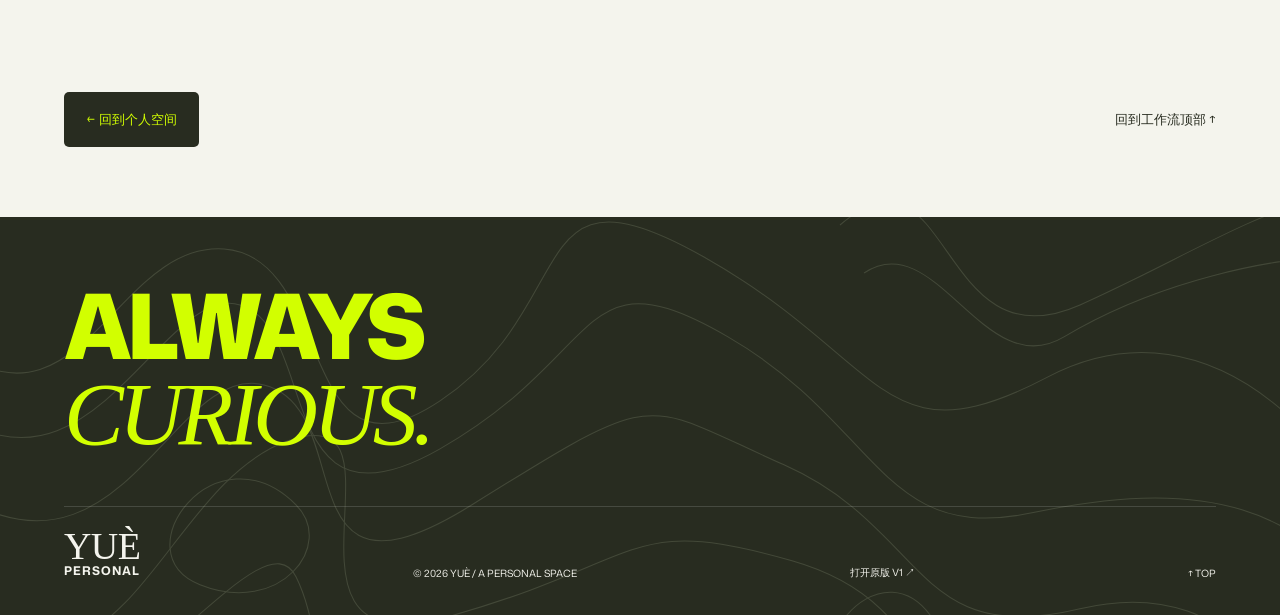
<file: v2-room-redesign.html>
<!doctype html><html lang="zh-CN"><head><meta charset="utf-8"><meta name="viewport" content="width=device-width,initial-scale=1"><meta name="theme-color" content="#d2ff00"><title>房间改造：手机扫描 + AI 图像设计工作流 — 樾 Yuè · V2</title><link rel="icon" href="assets/mark.svg"><link rel="stylesheet" href="v2.css?v=v1-phone-20261002"><script src="v2.js?v=20261002" defer></script></head><body><a class="skip-link" href="#main">跳到主要内容</a><header class="v2-header"><a class="v2-wordmark" href="v2.html" aria-label="樾 V2 首页"><span>YUÈ</span><strong>PERSONAL</strong></a><a class="v2-monogram" href="v2.html#main" aria-label="回到顶部">Y↗</a><div class="v2-header-actions"><a class="v2-button" href="v2.html#records">◎ COLLECTION</a><button class="menu-toggle" type="button" data-menu-open aria-label="打开导航" aria-haspopup="dialog"><span></span><span></span></button></div></header><main id="main" class="case-main wrap">
    <a class="case-back" href="v2.html#projects">← 所有项目</a>
    <section class="case-hero"><p class="eyebrow">PROJECT 002 / ROOM REDESIGN</p><h1>从真实房间，<br>探索新的<span class="accent">可能。</span></h1><p class="case-deck">房间改造：手机扫描 + AI 图像设计工作流<br>先理解空间，再用图像逐步完善设计。</p><div class="case-meta"><div><span>类型</span><strong>生活空间 / AI 辅助设计</strong></div><div><span>工具</span><strong>iPhone 16 Pro · Polycam · AI 图像生成</strong></div><div><span>方向</span><strong>现代简约 · 白灰配色</strong></div></div></section>
    <div class="workflow-actions"><a class="text-link" href="assets/documents/room-redesign-workflow.md" download="房间改造_AI图像工作流.md">下载原始工作流（Markdown） <span aria-hidden="true">↓</span></a><p>以下保留完整工作流。本页目前展示文字记录，效果图待加入。</p></div>
    <div class="workflow-layout">
      <aside class="workflow-toc" aria-label="工作流目录"><p class="eyebrow">IN THIS WORKFLOW</p><h2>从扫描到方案</h2><ol><li><a href="#workflow-1">我的核心思路</a></li>
<li><a href="#workflow-2">原始设想与这次的调整</a></li>
<li><a href="#workflow-3">第一步：采集真实房间</a></li>
<li><a href="#workflow-4">第二步：把资料交给 AI</a></li>
<li><a href="#workflow-5">第三步：生成整体概念图</a></li>
<li><a href="#workflow-6">第四步：生成同一方案的细节图</a></li>
<li><a href="#workflow-7">第五步：通过反馈迭代</a></li>
<li><a href="#workflow-8">可复用的提示词</a></li>
<li><a href="#workflow-9">最终交付与使用方式</a></li></ol></aside>
      <article class="workflow-article" aria-label="房间改造完整工作流"><section class="workflow-section" aria-labelledby="workflow-1"><h2 id="workflow-1">1. 我的核心思路</h2><p>先用 iPhone 扫描真实房间，把房间的空间结构、现状和尺度交给 AI，再通过图像生成探索改造方案。确定一个喜欢的方向后，继续生成同一方案的不同角度和细节图片，逐步完善家具、收纳、材质与灯光。</p>
<p>目标是得到<strong>贴近自己房间、直观好看、方便反复修改的设计参考图</strong>。</p></section>
<section class="workflow-section" aria-labelledby="workflow-2"><h2 id="workflow-2">2. 原始设想与这次的调整</h2><p>最初的流程：</p>
<blockquote>
<p>手机扫描房间 → 提供扫描模型和照片 → GPT Image 生成概念图 → Blender 建模 → Blender 渲染效果图</p>
</blockquote>
<p>实际尝试后，Blender 版本在家具细节、材质、灯光和画面质感上没有达到预期，同时建模和渲染耗时较长。因此，本次工作流改为：</p>
<blockquote>
<p>手机扫描房间 → 读取空间和现状 → AI 生成整体概念图 → 选定方案 → AI 生成不同角度和细节图 → 根据反馈持续修改</p>
</blockquote>
<p><strong>当前流程放弃 Blender，直接用图像生成推进设计。</strong> 扫描仍然有价值，用来帮助 AI 理解真实空间和估算尺寸。</p></section>
<section class="workflow-section" aria-labelledby="workflow-3"><h2 id="workflow-3">3. 第一步：采集真实房间</h2><h3>工具</h3>
<ul>
<li>手机：iPhone 16 Pro，带 LiDAR 激光雷达。</li>
<li>扫描软件：本次使用 Polycam。</li>
<li>扫描类型：选择「3D 空间」，使用 LiDAR 扫描房间。</li>
<li>处理方式：普通单间可先选择 Dense；漏扫区域可以通过 Extend 补扫。</li>
</ul>
<h3>采集内容</h3>
<ol>
<li>缓慢扫描整个房间，覆盖墙面、地面、天花板、门窗和主要家具。</li>
<li>尽量补扫墙角和家具遮挡区域。</li>
<li>另拍几张清晰照片，补充扫描中看不清的材质和细节。</li>
</ol>
<p>建议提供的照片：</p>
<ul>
<li>从门口看向房间的整体照片。</li>
<li>从窗户一侧看向门口的照片。</li>
<li>床、书桌、柜子、门窗等局部照片。</li>
</ul>
<p>扫描可能出现破洞、漂浮碎片、玻璃或镜面失真。这些需要在理解房间时识别，避免被当成真实结构。</p></section>
<section class="workflow-section" aria-labelledby="workflow-4"><h2 id="workflow-4">4. 第二步：把资料交给 AI</h2><h3>输入资料</h3>
<ul>
<li>Polycam 分享链接，或可读取的扫描文件。</li>
<li>房间照片。</li>
<li>喜欢的风格和配色。</li>
<li>使用需求，例如睡觉、办公、学习和收纳。</li>
<li>必须保留的家具与固定设施。</li>
<li>大概预算，以及是否允许换家具、刷墙或改柜子。</li>
</ul>
<p>分享链接能否直接获取模型，取决于访问权限和资源是否可读取。如果链接无法获取完整资料，再使用导出的模型和照片。</p>
<h3>尺寸怎么处理</h3>
<p>扫描模型包含三维坐标，可以用于读取尺度、推算房间尺寸。应优先分析主要墙面、地面和天花板，排除漂浮碎片，不能直接把整个扫描模型的最大包围范围当成房间净尺寸。</p>
<p><strong>前期设计可以先使用扫描估算尺寸，不必等所有尺寸实测完再开始。</strong> 买家具、定制柜体或施工前，再核对关键净尺寸和门窗位置。</p>
<p>本次房间的初步扫描估算为：长约 3.05 米、宽约 2.45 米、层高约 2.70 米。这些数值仍需实测校准。</p></section>
<section class="workflow-section" aria-labelledby="workflow-5"><h2 id="workflow-5">5. 第三步：生成整体概念图</h2><p>先生成一张能看清主要布局的整体图，例如从门口看向窗户。</p>
<p>生成时同时参考真实扫描和照片，明确以下约束：</p>
<ul>
<li>保持房间原有的大小和空间关系。</li>
<li>保持门窗及其他固定结构的位置。</li>
<li>明确哪些家具保留，哪些可以替换。</li>
<li>让床、桌、柜等家具适合小房间的尺度。</li>
<li>考虑日常使用、开门、拉椅子和通行空间。</li>
<li>清理杂物和扫描伪影，呈现改造后的状态。</li>
</ul>
<p>本次选择的方向是：<strong>现代简约、白灰配色</strong>，结合浅色地板、白色收纳家具、灰色织物和适量暖光。</p>
<p>整体图主要用于判断：布局是否喜欢、配色是否舒服、家具是否符合需求，以及改造幅度是否合适。</p></section>
<section class="workflow-section" aria-labelledby="workflow-6"><h2 id="workflow-6">6. 第四步：生成同一方案的细节图</h2><p>选定一张整体图，作为后续图片的共同参考。每次生成新角度或近景时，都附上这张参考图，并明确要求保持同一个房间、同一套家具和材质。</p>
<p>本次采用的三张图：</p>
<div class="workflow-table"><table>
<thead>
<tr>
<th scope="col">图片</th>
<th scope="col">主要用途</th>
</tr>
</thead>
<tbody>
<tr>
<td>整体效果图</td>
<td>查看房间布局、配色和整体氛围</td>
</tr>
<tr>
<td>书桌与收纳近景</td>
<td>查看桌面、抽屉、柜体、工作灯和办公区域</td>
</tr>
<tr>
<td>床边与窗户近景</td>
<td>查看床品、窗帘、床下收纳和材质细节</td>
</tr>
</tbody>
</table></div>
<p>后续也可以补充门口收纳、衣柜内部或夜间灯光图，但应围绕同一方案展开。</p>
<p>不同图片之间需要检查一致性：门窗位置、家具形状、柜体数量、材质和布局是否发生了变化。图像生成能够提供视觉参考，但不能保证每个角度都严格对应同一套三维空间。</p></section>
<section class="workflow-section" aria-labelledby="workflow-7"><h2 id="workflow-7">7. 第五步：通过反馈迭代</h2><p>每轮尽量集中修改少量明确的问题，例如：</p>
<ul>
<li>灰色太冷，调整成更温暖的浅灰。</li>
<li>桌面太小，增加工作面积。</li>
<li>开放格太多，改成封闭收纳。</li>
<li>灯光太黄，减少暖光强度。</li>
<li>家具显得太大，按实际房间缩小。</li>
<li>保留原来的床，只调整床品和周围收纳。</li>
</ul>
<p>修改时明确写出：<strong>这次改什么，以及哪些布局和设计要继续保持。</strong></p>
<p>如果改动影响整体布局，先更新整体图，再根据新的整体图重新生成细节图，避免细节图沿用旧方案。</p></section>
<section class="workflow-section" aria-labelledby="workflow-8"><h2 id="workflow-8">8. 可复用的提示词</h2><h3>整体方案</h3>
<blockquote>
<p>请根据我提供的房间扫描和照片，生成房间改造的整体效果图。风格是【风格】，配色是【配色】。保持真实房间的尺寸感、门窗位置和固定结构，不要把小房间扩大。必须保留【保留内容】，可以调整【可调整内容】。我的主要需求是【使用需求】，预算约为【预算】。请考虑家具尺度、收纳和通行空间，清理扫描伪影与杂物，呈现自然、真实、可以作为装修参考的画面。</p>
</blockquote>
<h3>局部细节</h3>
<blockquote>
<p>以这张选定的整体效果图为共同参考，生成同一房间的【书桌／床边／柜体】近景。保持原有布局、家具设计、颜色和材质，只改变观察角度和画面重点。清楚展示【需要看的细节】，不要新增门窗、改变房间结构或替换成另一套设计。</p>
</blockquote>
<h3>修改方案</h3>
<blockquote>
<p>在当前方案基础上，只修改【具体改动】。继续保持【需要保持的布局、家具和材质】。请更新【整体图／指定细节图】，确保新图与当前方案一致。</p>
</blockquote></section>
<section class="workflow-section" aria-labelledby="workflow-9"><h2 id="workflow-9">9. 最终交付与使用方式</h2><p>交付内容以图片为主：</p>
<ul>
<li>一张整体方案图。</li>
<li>几张重点区域的细节图。</li>
<li>简短的配色、家具与收纳建议。</li>
<li>方案确定后，列出需要核对的尺寸和待选家具。</li>
</ul>
<p>这些图用于选择风格、讨论布局、寻找家具，以及向设计师或施工人员表达需求。确定购买或施工前，再把图中的家具尺寸、开门范围、桌椅使用空间和柜体做法落实到实测条件。</p></section></article>
    </div>
    <div class="case-end"><a class="button button-dark" href="v2.html#projects">← 回到个人空间</a><a class="text-link" href="#main">回到工作流顶部 ↑</a></div>
  </main><footer class="v2-footer contours"><p>ALWAYS<br><em>CURIOUS.</em></p><div class="footer-line"><a class="v2-wordmark" href="v2.html"><span>YUÈ</span><strong>PERSONAL</strong></a><span>© <span data-v2-year>2026</span> YUÈ / A PERSONAL SPACE</span><a href="./">打开原版 V1 ↗</a><a href="v2.html" aria-label="回到顶部">↑ TOP</a></div></footer><dialog id="v2-menu" class="v2-menu" aria-labelledby="menu-title"><div class="menu-top"><h2 id="menu-title">EXPLORE</h2><button type="button" data-menu-close aria-label="关闭导航">×</button></div><nav aria-label="V2 主要导航"><a href="v2.html#projects"><small>01</small>ON MY MIND <span>项目 ↗</span></a><a href="v2.html#photography"><small>02</small>IN FRAME <span>摄影 ↗</span></a><a href="v2.html#collections"><small>03</small>FAVORITES <span>卡册 ↗</span></a><a href="v2.html#records"><small>04</small>ON REPEAT <span>黑胶 ↗</span></a><a href="v2.html#guestbook"><small>05</small>SAY HELLO <span>留言 ↗</span></a></nav><a class="menu-v1" href="./">原版 V1 ↗</a></dialog></body></html>
</file>
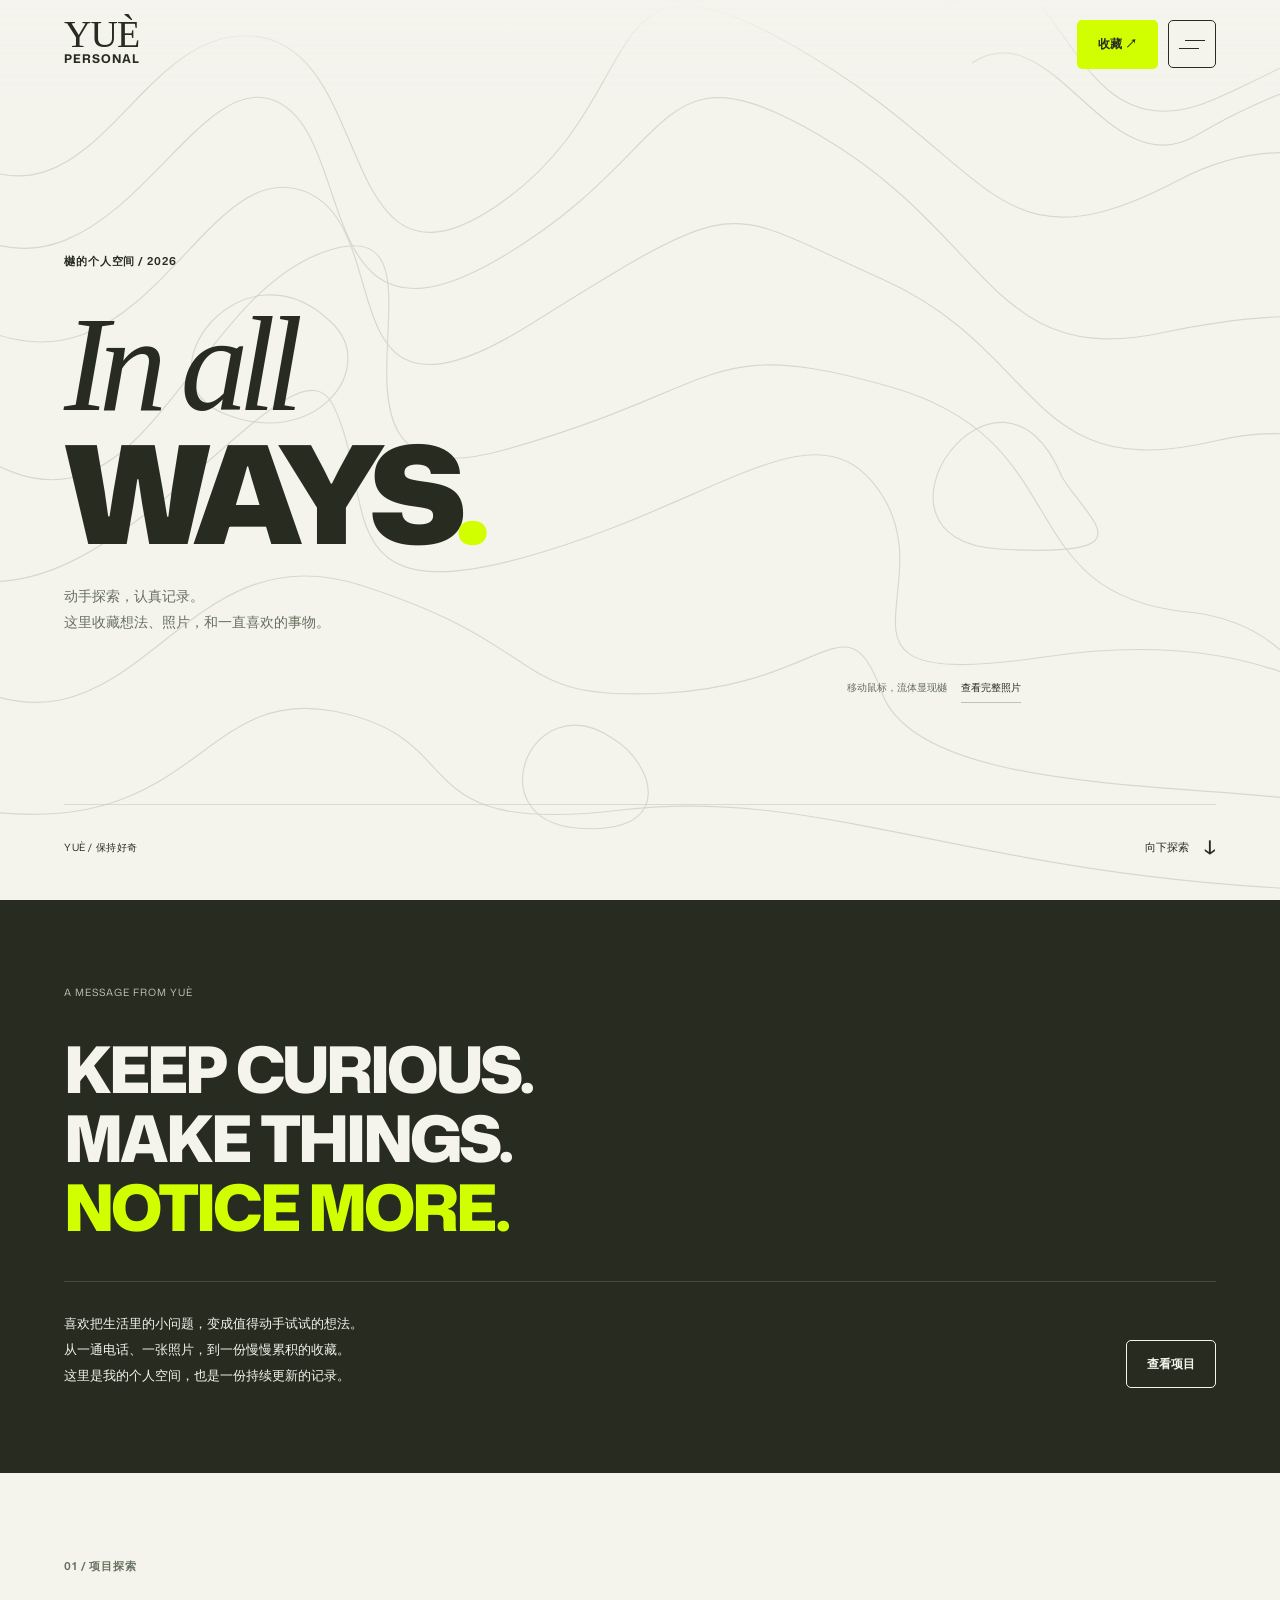
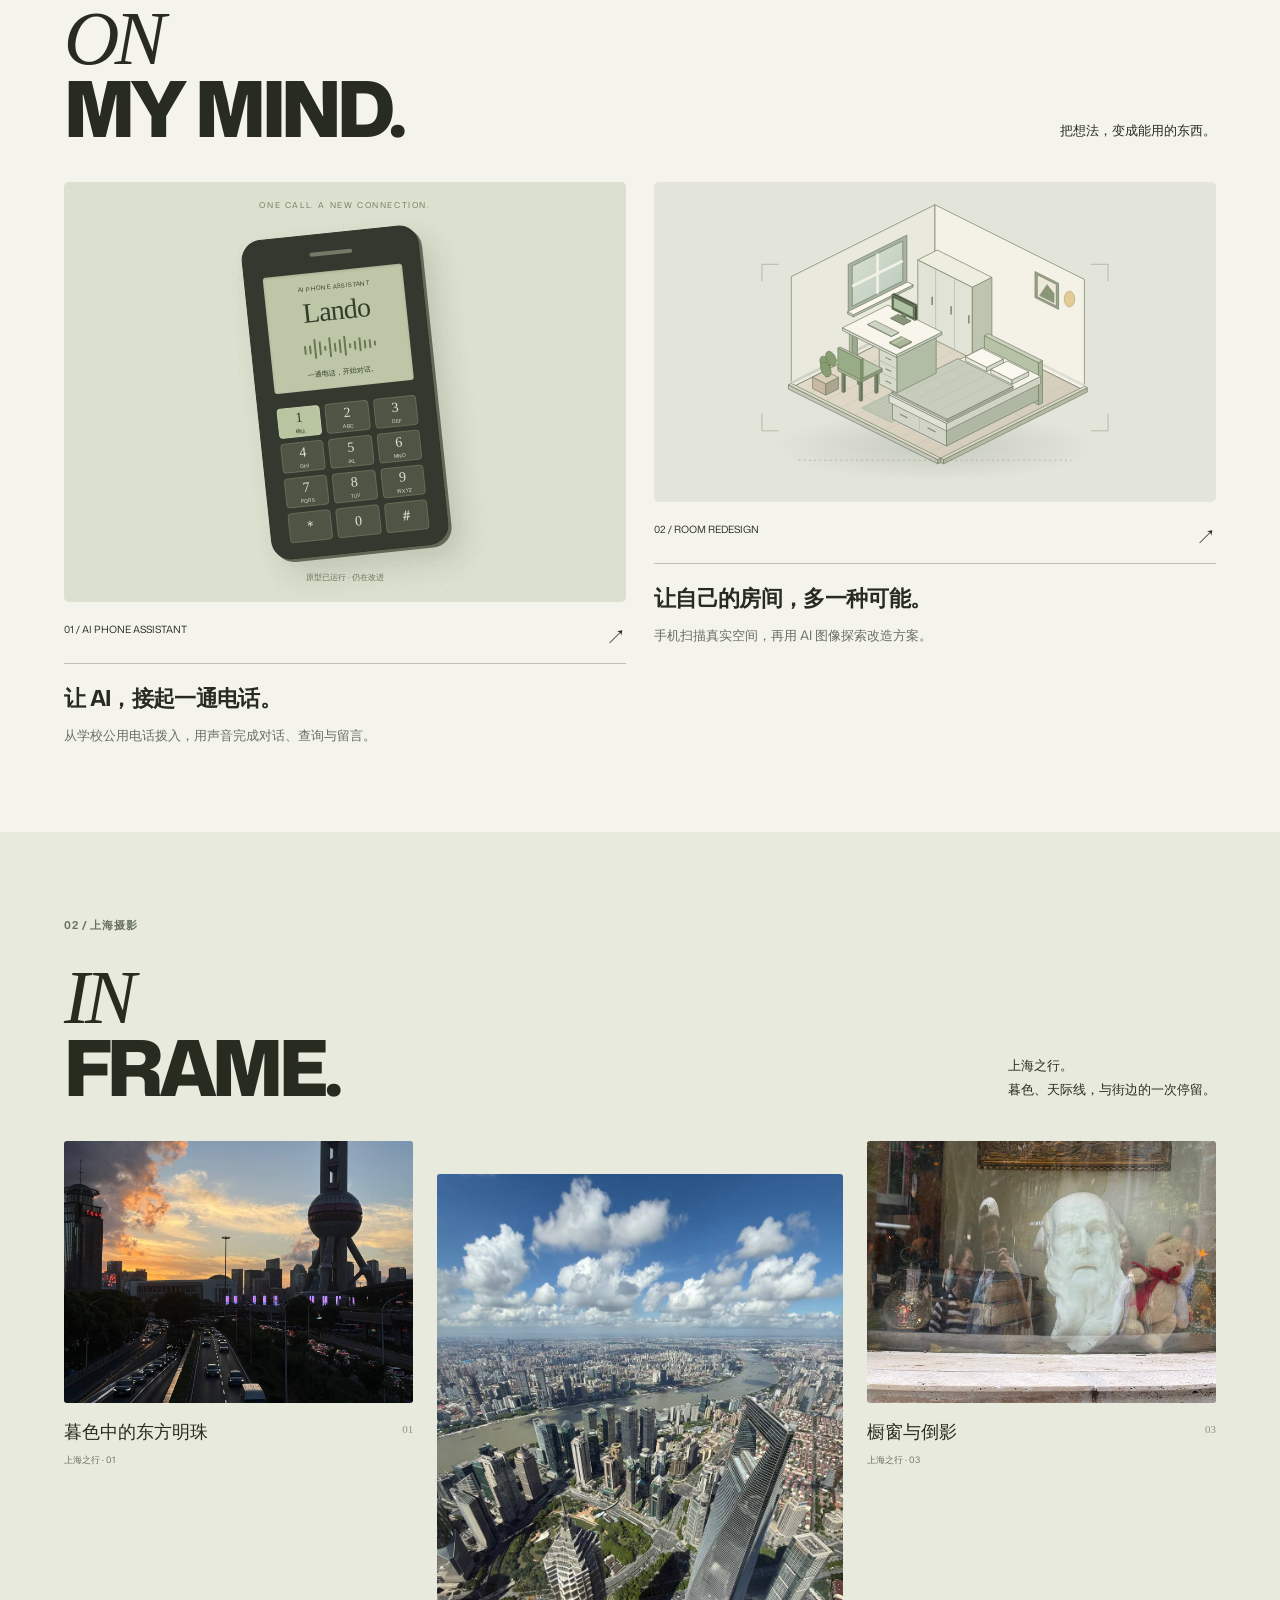
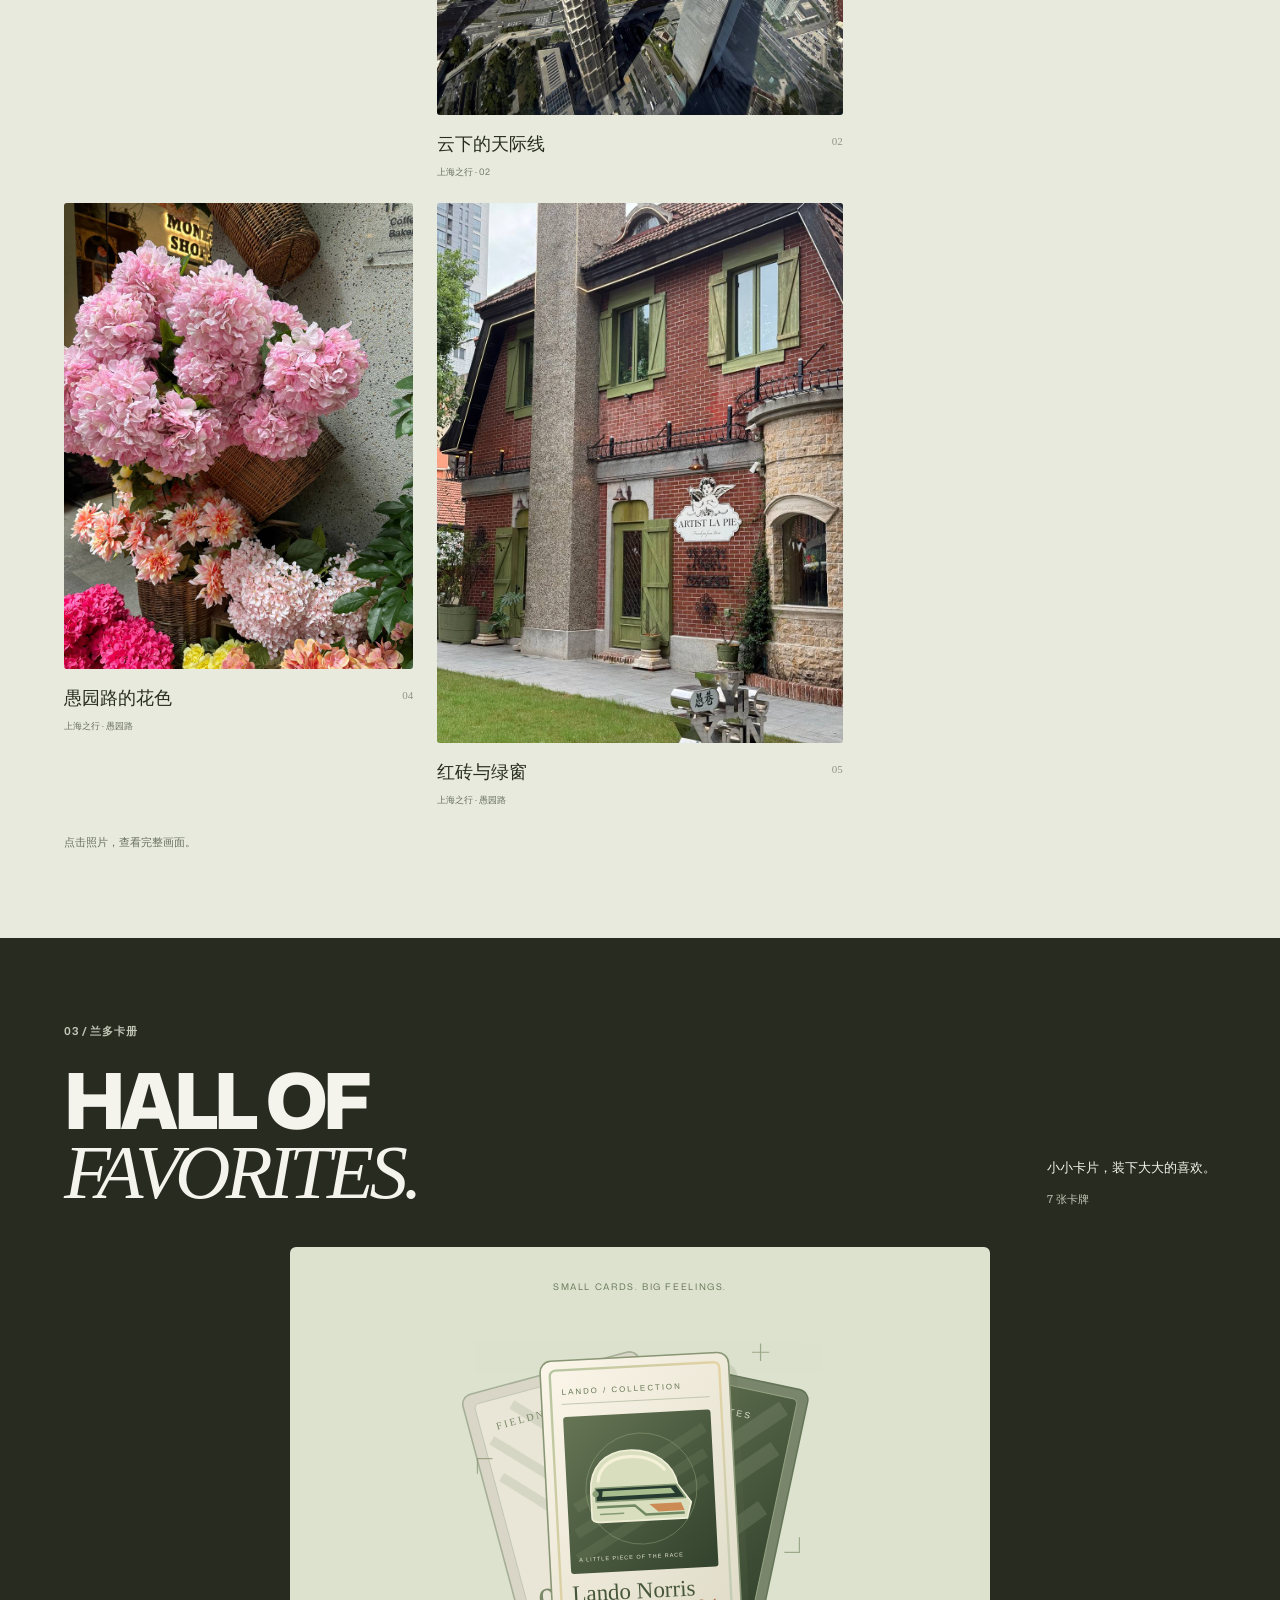
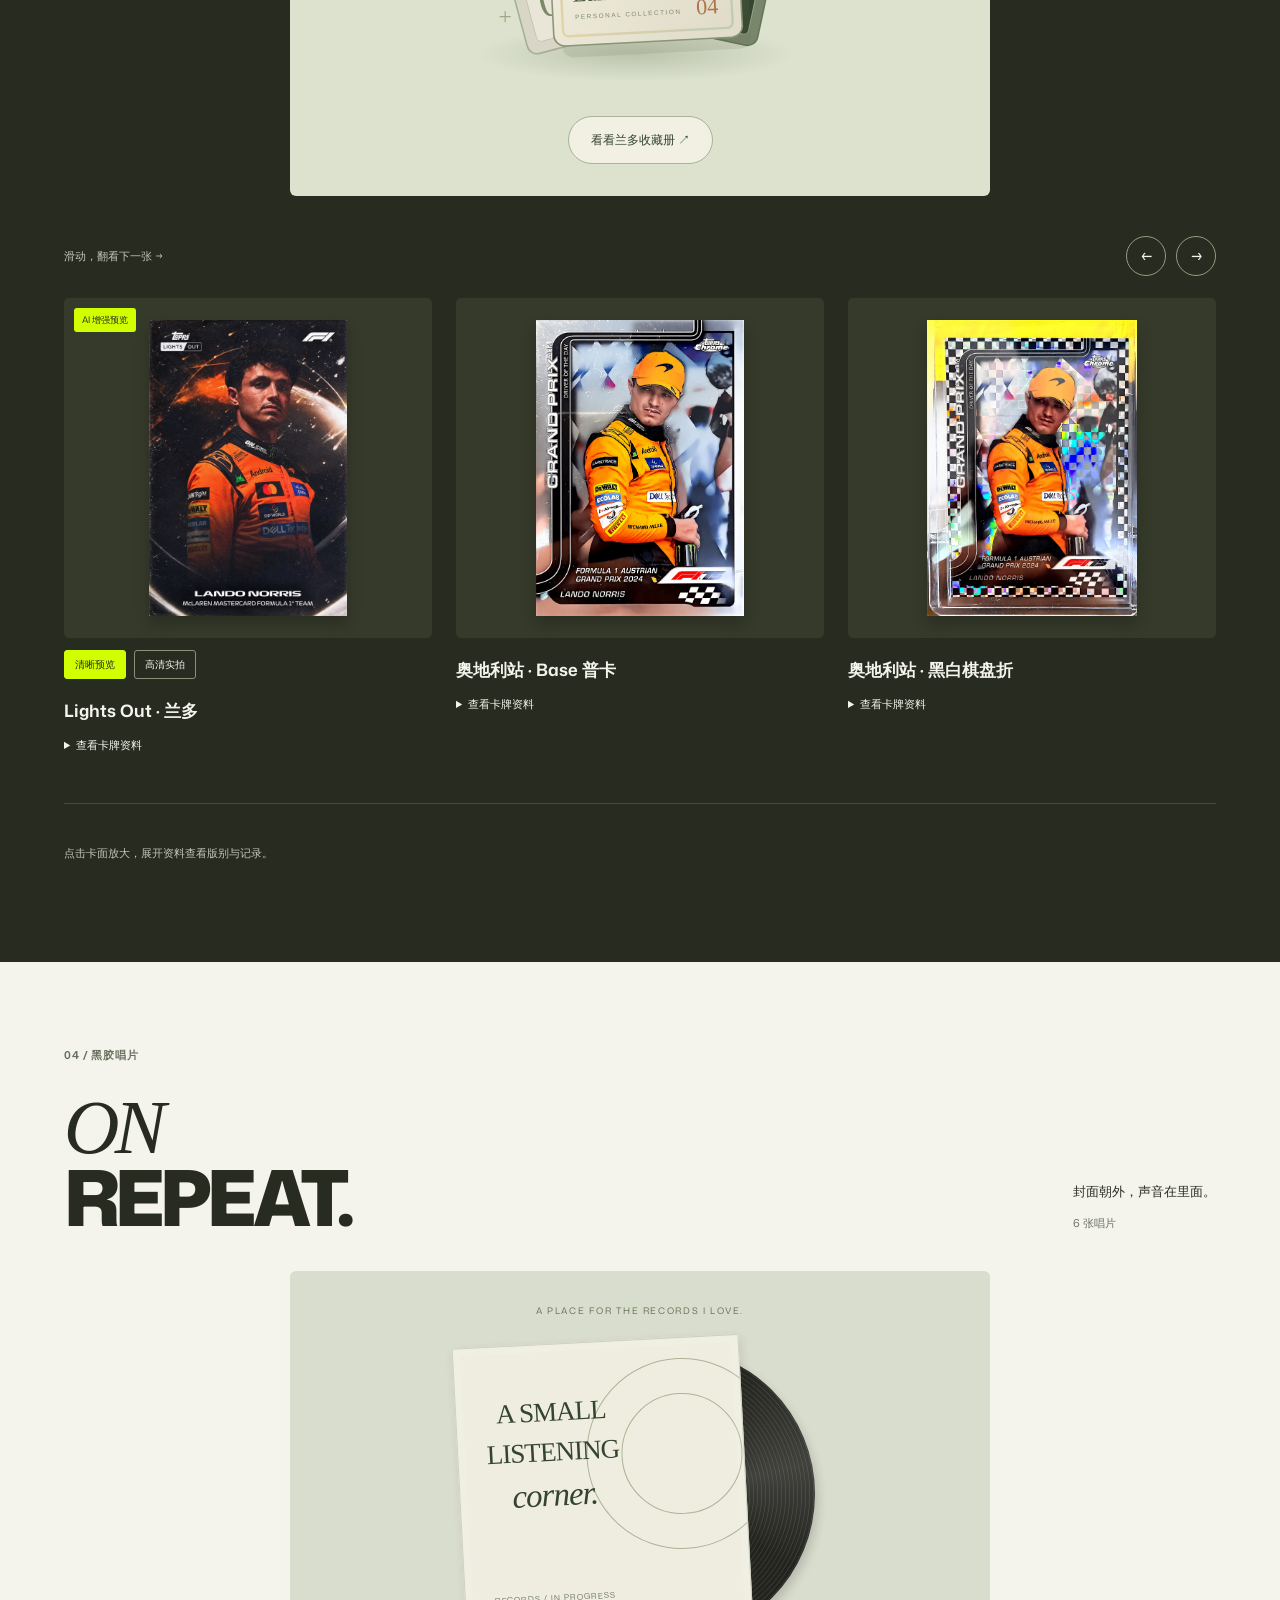
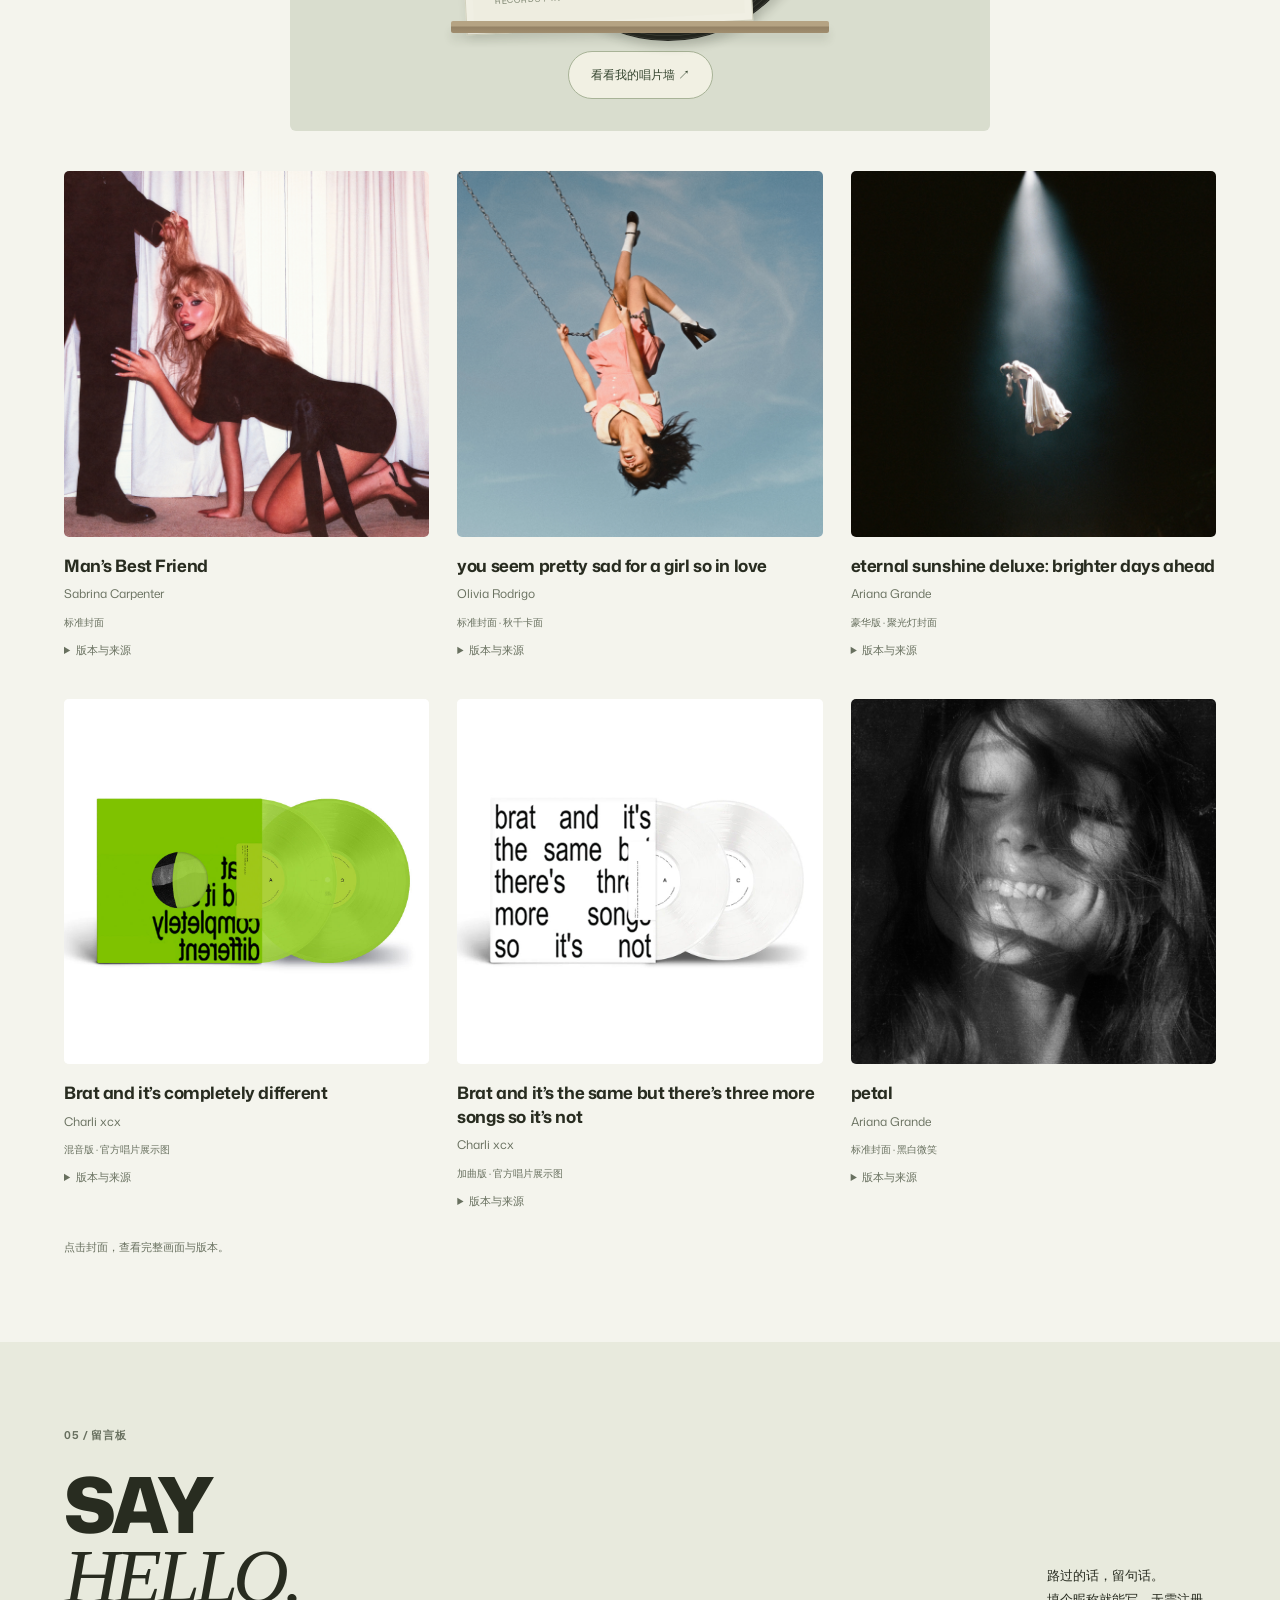
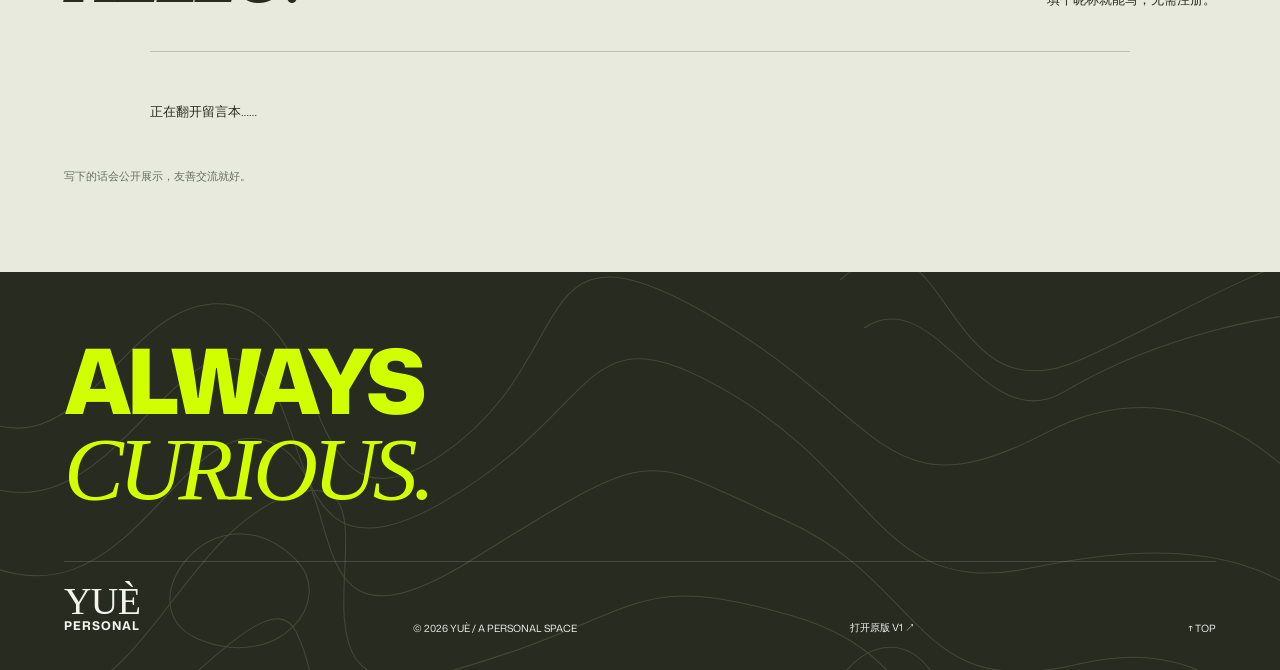
<file: v2.html>
<!doctype html>
<html lang="zh-CN">
<head>
  <meta charset="utf-8"><meta name="viewport" content="width=device-width,initial-scale=1"><meta name="theme-color" content="#d2ff00">
  <title>樾 YUÈ — In All Ways.</title><meta name="description" content="樾的个人空间 V2。技术探索、上海摄影、兰多卡牌与黑胶唱片收藏，始终保持好奇。">
  <link rel="icon" href="assets/mark.svg" type="image/svg+xml"><link rel="preload" href="assets/fonts/MonaSans.woff2" as="font" type="font/woff2" crossorigin>
  <link rel="stylesheet" href="assets/vendor/artalk/Artalk.css?v=2.10.0"><link rel="stylesheet" href="v2.css?v=collection-art-20261002">
  <script type="module" src="assets/helmet/helmet.js?v=aligned-faces-20261002"></script>
  <script src="content.js" defer></script><script src="vinyl-content.js?v=petal-20261002" defer></script><script src="v2.js?v=touch-fix-20261002" defer></script><script src="guestbook.js?v=guestbook-20261001" defer></script>
</head>
<body>
  <a class="skip-link" href="#main">跳到主要内容</a>
  <header class="v2-header"><a class="v2-wordmark" href="v2.html" aria-label="樾 V2 首页"><span>YUÈ</span><strong>PERSONAL</strong></a><div class="v2-header-actions"><a class="v2-button" href="#records">收藏 ↗</a><button class="menu-toggle" type="button" data-menu-open aria-label="打开导航" aria-haspopup="dialog"><span></span><span></span></button></div></header>
  <main id="main">
    <section class="v2-hero contours" aria-labelledby="hero-title">
      <div class="hero-layout"><div class="hero-copy"><p class="hero-coordinate">樾的个人空间 / 2026</p>
      <h1 id="hero-title"><span class="hero-serif">In all</span><span class="hero-heavy">WAYS<span class="lime-dot">.</span></span></h1>
      <p class="hero-note">动手探索，认真记录。<br>这里收藏想法、照片，和一直喜欢的事物。</p></div>
      <figure class="hero-helmet" aria-label="兰多与樾的照片流体互动展示">
        <div class="helmet-stage" data-helmet-stage>
          <img class="helmet-fallback" src="assets/helmet/head-diffuse.webp" alt="兰多·诺里斯" width="778" height="537" fetchpriority="high">
          <canvas class="helmet-canvas" aria-hidden="true"></canvas>
        </div>
        <figcaption id="helmet-caption"><span class="helmet-instruction">移动鼠标，显现樾</span><button class="helmet-toggle" type="button" aria-pressed="false">查看完整照片 ↗</button></figcaption>
      </figure></div>
      <div class="hero-bottom"><span class="hero-signature">YUÈ / 保持好奇</span><a href="#about" class="scroll-cue">向下探索 <span>↓</span></a></div>
    </section>
    <section id="about" class="v2-intro"><span class="v2-kicker">A MESSAGE FROM YUÈ</span><p class="intro-statement reveal">KEEP CURIOUS.<br>MAKE THINGS.<br><span>NOTICE MORE.</span></p><div class="intro-bottom"><p>喜欢把生活里的小问题，变成值得动手试试的想法。<br>从一通电话、一张照片，到一份慢慢累积的收藏。<br>这里是我的个人空间，也是一份持续更新的记录。</p><a class="outline-button" href="#projects">查看项目</a></div></section>
    <section id="projects" class="v2-projects">
      <p class="section-label">01 / 项目探索</p>
      <div class="v2-section-head"><h2><em>ON</em><br>MY MIND.</h2><p>把想法，变成能用的东西。</p></div>
      <div class="project-pair"><a class="v2-project reveal" href="v2-phone-assistant.html"><div class="project-image phone-graphic"><span class="scene-note">ONE CALL. A NEW CONNECTION.</span><div class="phone-device" aria-hidden="true"><div class="phone-speaker"></div><div class="phone-display"><span class="device-label">AI PHONE ASSISTANT</span><strong>Lando</strong><div class="waveform"><i></i><i></i><i></i><i></i><i></i><i></i><i></i><i></i><i></i><i></i><i></i><i></i><i></i><i></i><i></i></div><span class="device-status">一通电话，开始对话。</span></div><div class="phone-keypad"><span>1<small>确认</small></span><span>2<small>ABC</small></span><span>3<small>DEF</small></span><span>4<small>GHI</small></span><span>5<small>JKL</small></span><span>6<small>MNO</small></span><span>7<small>PQRS</small></span><span>8<small>TUV</small></span><span>9<small>WXYZ</small></span><span>＊</span><span>0</span><span>＃</span></div></div><span class="scene-bottom">原型已运行 · 仍在改进</span></div><div class="project-line"><span>01 / AI PHONE ASSISTANT</span><span>↗</span></div><h3>让 AI，接起一通电话。</h3><p>从学校公用电话拨入，用声音完成对话、查询与留言。</p></a><a class="v2-project reveal" href="v2-room-redesign.html"><div class="project-image"><img src="assets/room-study.svg" alt="房间设计概念插画，非实拍" width="640" height="490" loading="lazy"></div><div class="project-line"><span>02 / ROOM REDESIGN</span><span>↗</span></div><h3>让自己的房间，多一种可能。</h3><p>手机扫描真实空间，再用 AI 图像探索改造方案。</p></a></div>
    </section>
    <section id="photography" class="v2-photos">
      <p class="section-label">02 / 上海摄影</p>
      <div class="v2-section-head"><h2><em>IN</em><br>FRAME.</h2><p>上海之行。<br>暮色、天际线，与街边的一次停留。</p></div>
      <div id="v2-photo-grid" class="v2-photo-grid"></div><noscript><p>开启 JavaScript 查看五张摄影作品。</p></noscript>
      <p class="section-endnote">点击照片，查看完整画面。</p>
    </section>
    <section id="collections" class="v2-collections">
      <p class="section-label">03 / 兰多卡册</p>
      <div class="v2-section-head"><h2>HALL OF<br><em>FAVORITES.</em></h2><div><p>小小卡片，装下大大的喜欢。</p><span id="v2-card-count" class="v2-count">卡册整理中</span></div></div>
      <a class="v2-collection-art" href="lando-collection.html" aria-label="打开兰多收藏册"><span class="art-eyebrow">SMALL CARDS. BIG FEELINGS.</span><img src="assets/card-study.svg?v=clean-20261002" alt="原创收藏主题插画：三张交叠卡牌与侧面赛车头盔，非实体卡实拍" width="580" height="500" loading="lazy"><span class="art-link">看看兰多收藏册 ↗</span></a>
      <div class="collection-control"><span>滑动，翻看下一张 →</span><div><button type="button" data-card-scroll="-1" aria-label="上一组卡牌">←</button><button type="button" data-card-scroll="1" aria-label="下一组卡牌">→</button></div></div>
      <div id="v2-card-track" class="v2-card-track" role="region" aria-label="兰多卡牌收藏" tabindex="0"><p id="v2-card-status" role="status">正在翻开卡册……</p></div>
      <div class="collection-bottom"><p>点击卡面放大，展开资料查看版别与记录。</p><a class="outline-button" href="assets/documents/lando-seven-details-20261002.zip" download>下载七张实拍 ↓</a></div>
    </section>
    <section id="records" class="v2-records">
      <p class="section-label">04 / 黑胶唱片</p>
      <div class="v2-section-head"><h2><em>ON</em><br>REPEAT.</h2><div><p>封面朝外，声音在里面。</p><span id="v2-record-count" class="v2-count">唱片整理中</span></div></div>
      <a class="v2-collection-art vinyl-art" href="vinyl-wall.html" aria-label="打开黑胶展示墙"><span class="art-eyebrow">A PLACE FOR THE RECORDS I LOVE.</span><div class="vinyl-cover-study" aria-hidden="true"><span class="vinyl-disc"></span><span class="vinyl-sleeve"><span class="sleeve-orbit"></span><span class="sleeve-caption">A SMALL<br>LISTENING<br><em>corner.</em></span><span class="sleeve-label">RECORDS / IN PROGRESS</span></span><span class="vinyl-study-shelf"></span></div><span class="art-link">看看我的唱片墙 ↗</span></a>
      <div id="v2-record-grid" class="v2-record-grid"></div><noscript><p>开启 JavaScript 查看黑胶展示墙。</p></noscript>
      <p class="section-endnote">点击封面，查看完整画面与版本。</p>
    </section>
    <section id="guestbook" class="v2-guestbook" aria-labelledby="guestbook-title"><p class="section-label">05 / 留言板</p><div class="v2-section-head"><h2 id="guestbook-title">SAY<br><em>HELLO.</em></h2><p>路过的话，留句话。<br>填个昵称就能写，无需注册。</p></div><div class="guestbook-panel"><p id="guestbook-status" role="status">正在翻开留言本……</p><button id="guestbook-retry" class="outline-button" type="button" hidden>重新连接 ↻</button><div id="guestbook-comments" aria-label="留言与回复"></div><noscript><p>开启 JavaScript 查看和留下留言。</p></noscript></div><p class="section-endnote">写下的话会公开展示，友善交流就好。</p></section>
  </main>
  <footer class="v2-footer contours"><p>ALWAYS<br><em>CURIOUS.</em></p><div class="footer-line"><a class="v2-wordmark" href="#main"><span>YUÈ</span><strong>PERSONAL</strong></a><span>© <span data-v2-year>2026</span> YUÈ / A PERSONAL SPACE</span><a href="./">打开原版 V1 ↗</a><a href="#main" aria-label="回到顶部">↑ TOP</a></div></footer>
  <dialog id="v2-menu" class="v2-menu" aria-labelledby="menu-title"><div class="menu-top"><h2 id="menu-title">EXPLORE</h2><button type="button" data-menu-close aria-label="关闭导航">×</button></div><nav aria-label="V2 主要导航"><a href="#projects"><small>01</small>ON MY MIND <span>项目 ↗</span></a><a href="#photography"><small>02</small>IN FRAME <span>摄影 ↗</span></a><a href="#collections"><small>03</small>FAVORITES <span>卡册 ↗</span></a><a href="#records"><small>04</small>ON REPEAT <span>黑胶 ↗</span></a><a href="#guestbook"><small>05</small>SAY HELLO <span>留言 ↗</span></a></nav><a class="menu-v1" href="./">原版 V1 ↗</a></dialog>
  <dialog id="v2-lightbox" class="v2-lightbox" aria-labelledby="v2-lightbox-title"><div class="lightbox-header"><h2 id="v2-lightbox-title">完整画面</h2><button type="button" data-lightbox-close aria-label="关闭大图">×</button></div><img id="v2-lightbox-image" alt=""><p id="v2-lightbox-caption"></p></dialog>
</body></html>
</file>
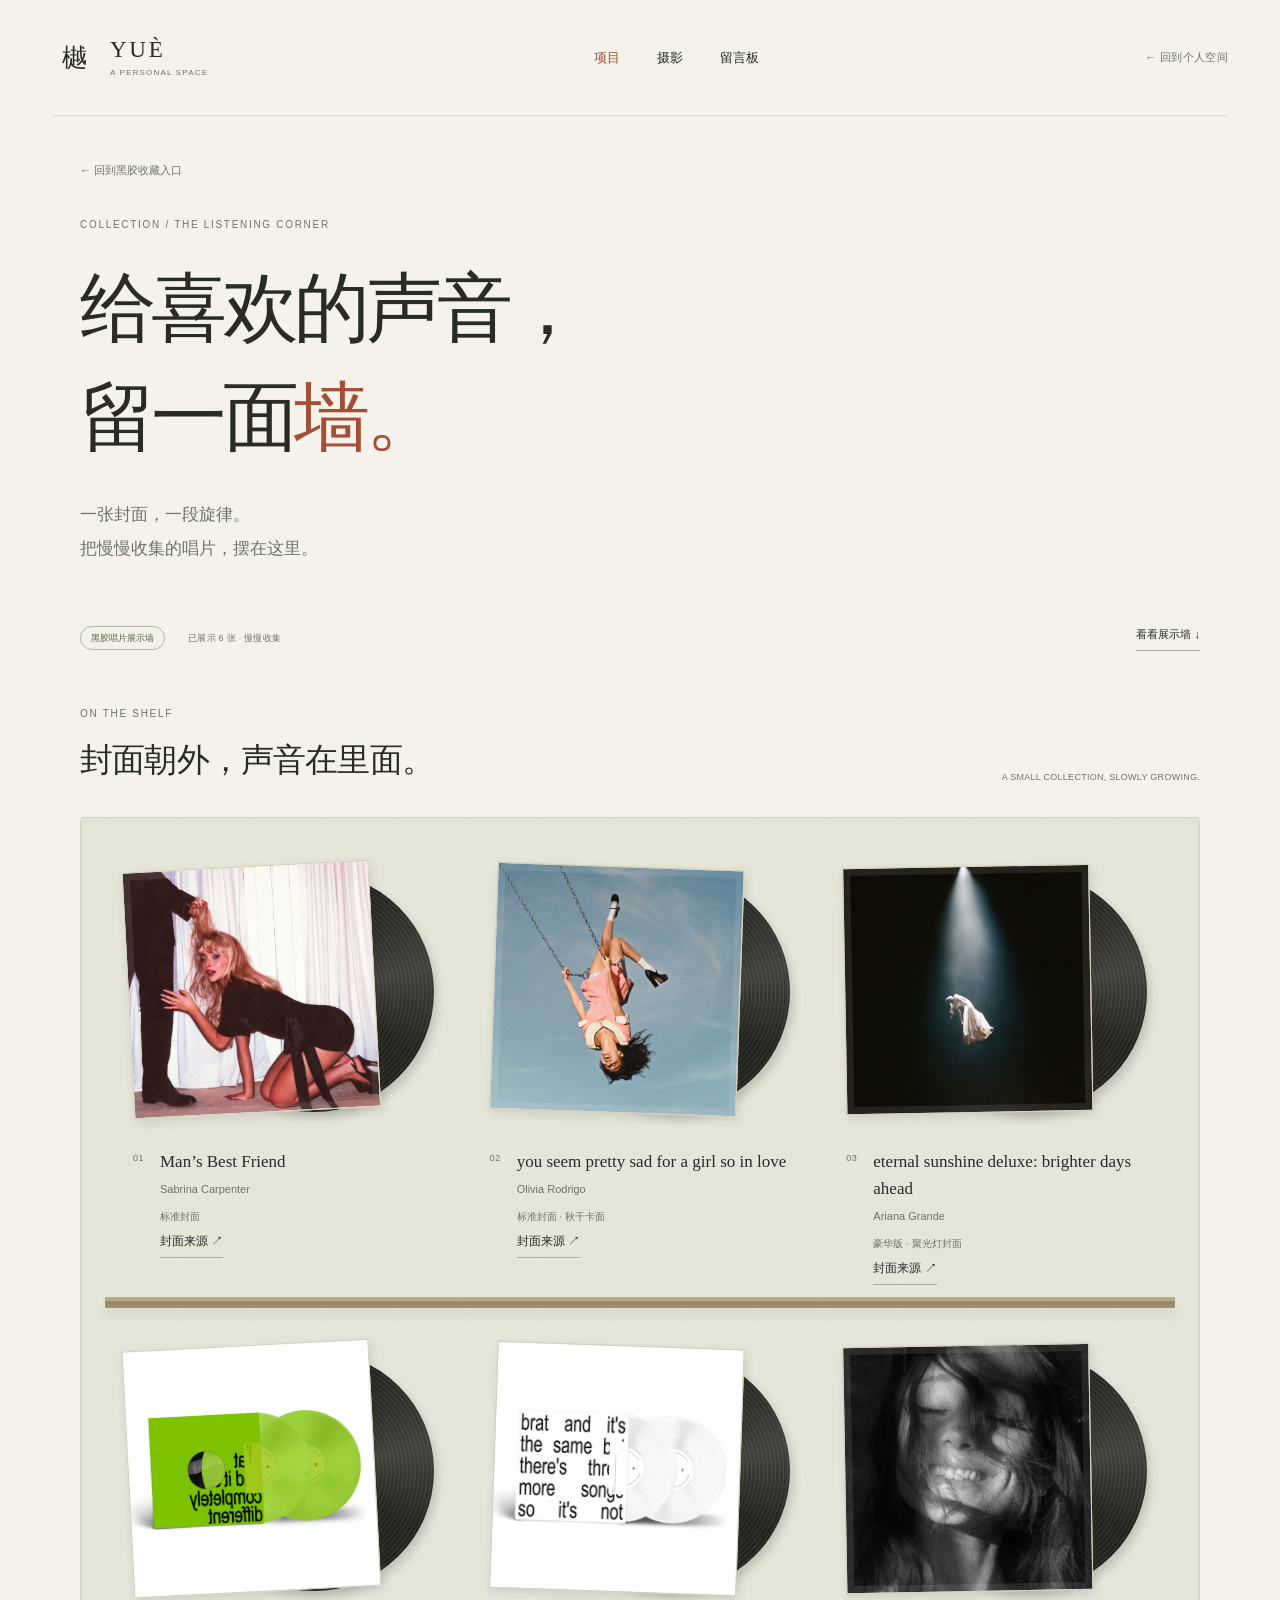
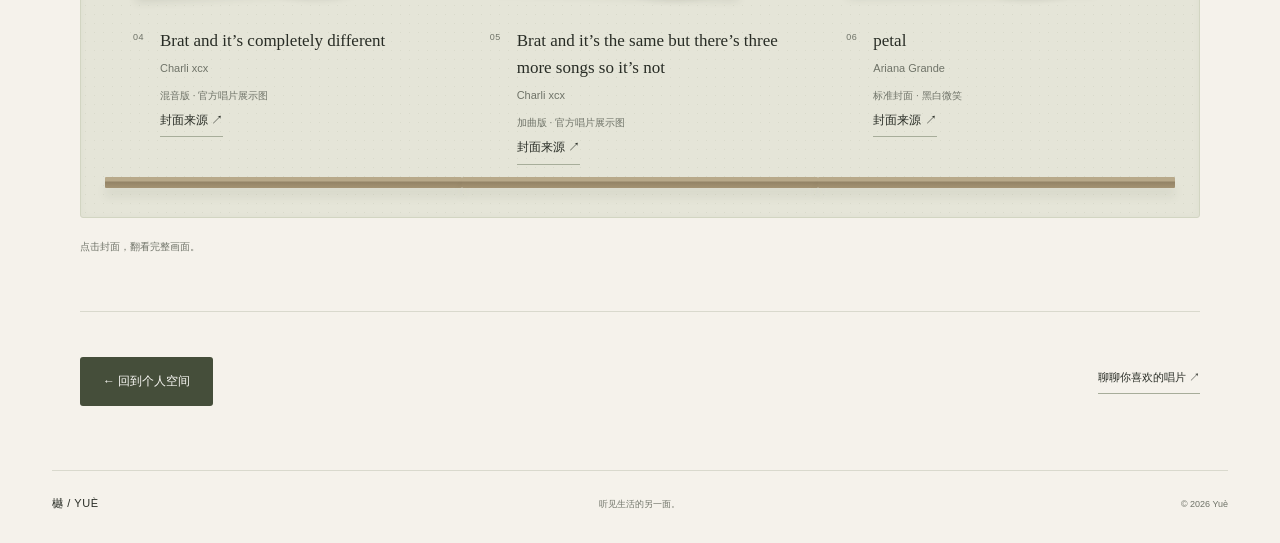
<file: vinyl-wall.html>
<!doctype html>
<html lang="zh-CN">
<head>
  <meta charset="utf-8"><meta name="viewport" content="width=device-width, initial-scale=1"><meta name="theme-color" content="#f5f2eb">
  <meta name="description" content="樾的黑胶唱片展示墙：给喜欢的专辑、封面与聆听记忆，留一个慢慢整理的角落。">
  <title>黑胶唱片展示墙 — 樾 Yuè</title>
  <link rel="icon" type="image/svg+xml" href="assets/mark.svg"><link rel="stylesheet" href="styles.css?v=vinyl-covers-20261002">
  <script src="vinyl-content.js?v=petal-20261002" defer></script>
  <script src="vinyl.js?v=vinyl-covers-20261002" defer></script>
  <script src="collection.js?v=card-detail-20261002" defer></script>
</head>
<body>
  <a class="skip-link" href="#main">跳到主要内容</a>
  <header class="site-header wrap"><a class="wordmark" href="./" aria-label="樾的首页"><span class="brand-mark" aria-hidden="true">樾</span><span>YUÈ<span class="wordmark-small">A PERSONAL SPACE</span></span></a><nav aria-label="主要导航"><a href="index.html#projects" aria-current="page">项目</a><a href="index.html#photography">摄影</a><a href="index.html#guestbook">留言板</a></nav><a class="header-note" href="index.html#vinyl-project-title">← 回到个人空间</a></header>
  <main id="main" class="case-main wrap">
    <a class="case-back" href="index.html#vinyl-project-title">← 回到黑胶收藏入口</a>
    <section class="case-hero vinyl-hero"><p class="eyebrow">COLLECTION / THE LISTENING CORNER</p><h1>给喜欢的声音，<br>留一面<span class="accent">墙。</span></h1><p class="case-deck">一张封面，一段旋律。<br>把慢慢收集的唱片，摆在这里。</p><div class="vinyl-hero-meta"><span class="pill">黑胶唱片展示墙</span><span class="small-label" id="vinyl-count" role="status">唱片整理中</span><a class="text-link" href="#record-wall">看看展示墙 ↓</a></div></section>
    <section id="record-wall" class="vinyl-wall-section" aria-labelledby="record-wall-title">
      <div class="section-heading"><div><p class="eyebrow">ON THE SHELF</p><h2 id="record-wall-title">封面朝外，声音在里面。</h2></div><span class="small-label">A SMALL COLLECTION, SLOWLY GROWING.</span></div>
      <div class="record-wall" id="vinyl-grid" aria-label="黑胶唱片展示墙"></div>
      <noscript><p class="vinyl-empty-note">开启浏览器的 JavaScript，就能查看唱片展示墙。</p></noscript>
      <div class="vinyl-empty-note" id="vinyl-empty"><span class="tiny-cross" aria-hidden="true">✳</span><div><h3>第一张唱片，等着放上这面墙。</h3><p>唱片封面和专辑信息还在整理，先为它们留好位置。<br>以后在这里翻看封面，也记下喜欢一张唱片的理由。</p></div></div>
      <p class="vinyl-wall-note" id="vinyl-wall-note">空白唱片套是待收录位置，并非已经展示的专辑。</p>
    </section>
    <div class="case-end"><a class="button button-dark" href="index.html#vinyl-project-title">← 回到个人空间</a><a class="text-link" href="index.html#guestbook">聊聊你喜欢的唱片 ↗</a></div>
  </main>
  <dialog id="card-dialog" class="dialog photo-dialog vinyl-dialog" aria-labelledby="card-dialog-title"><div class="dialog-header"><h2 id="card-dialog-title">唱片封面</h2><button class="icon-button" type="button" data-card-close aria-label="关闭唱片大图">×</button></div><img id="card-dialog-image" alt=""><p id="card-dialog-caption"></p></dialog>
  <footer class="site-footer wrap"><a href="./" class="footer-name">樾 / YUÈ</a><p>听见生活的另一面。</p><span>© <span id="vinyl-year">2026</span> Yuè</span></footer>
</body>
</html>
</file>
<file: assets/vendor/artalk/Artalk.css>
.atk-slim-scrollbar::-webkit-scrollbar-thumb{background:rgba(86,86,86,.3)}.atk-slim-scrollbar::-webkit-scrollbar-thumb:window-inactive{background:rgba(86,86,86,.3)}.artalk,.atk-layer-wrap{--at-color-font:#2a2e2e;--at-color-deep:#2a2e2e;--at-color-sub:#757575;--at-color-grey:#747474;--at-color-meta:#697182;--at-color-border:#eceff2;--at-color-light:#4285f4;--at-color-bg:#fff;--at-color-bg-transl:rgba(255,255,255,.94);--at-color-bg-grey:#f3f4f5;--at-color-bg-grey-transl:rgba(244,244,244,.75);--at-color-bg-light:rgba(29,161,242,.1);--at-color-main:#0083ff;--at-color-red:#ff5652;--at-color-pink:#fa5a57;--at-color-yellow:#ff7c37;--at-color-green:#4caf50;--at-color-gradient:linear-gradient(180deg, transparent, #fff)}.artalk.atk-dark-mode,.atk-layer-wrap.atk-dark-mode{--at-color-font:#fff;--at-color-deep:#e7e7e7;--at-color-sub:#e7e7e7;--at-color-grey:#fff;--at-color-meta:#fff;--at-color-border:#2d3235;--at-color-light:#687a86;--at-color-bg:#1e2224;--at-color-bg-transl:rgba(30,34,36,.95);--at-color-bg-grey:#46494e;--at-color-bg-grey-transl:rgba(8,8,8,.95);--at-color-bg-light:rgba(29,161,242,.1);--at-color-main:#0083ff;--at-color-red:#ff5652;--at-color-pink:#fa5a57;--at-color-yellow:#ff7c37;--at-color-green:#4caf50;--at-color-gradient:linear-gradient(180deg, transparent, #1e2224)}.atk-comment-wrap{border-bottom:1px solid transparent;position:relative;overflow:hidden}.atk-comment-wrap.atk-flash-once{animation:1s ease-in-out atkFlashOnce}@keyframes atkFlashOnce{0%{background:rgba(0,131,255,.2)}to{background:0 0}}.atk-comment-wrap.atk-unread:before{content:" ";background:var(--at-color-main);width:3px;height:80%;position:absolute;top:10%;left:0}.atk-comment-wrap.atk-openable{cursor:pointer}.atk-comment-wrap.atk-openable:hover{background:var(--at-color-bg-grey)}.atk-comment-wrap.atk-openable .atk-height-limit:after{background:0 0!important}.atk-comment-wrap:last-child{border-bottom:none}.atk-comment{padding:10px;display:block}.atk-comment>.atk-avatar{float:left;padding:2px 0;display:block}.atk-comment>.atk-avatar img{border-radius:3px;width:50px;height:50px}.atk-comment>.atk-main{margin-left:63px;display:block}.atk-comment>.atk-main>.atk-header{flex-wrap:wrap;align-items:center;margin-bottom:.5em;font-size:13px;line-height:1.5;display:flex;position:relative;overflow:hidden}.atk-comment>.atk-main>.atk-header .atk-item{color:var(--at-color-meta);align-items:center;margin-top:2px;margin-bottom:2px;display:flex}.atk-comment>.atk-main>.atk-header .atk-item:not(:last-child){margin-right:6px}.atk-comment>.atk-main>.atk-header .atk-item.atk-nick,.atk-comment>.atk-main>.atk-header .atk-item.atk-nick a{color:var(--at-color-main);font-size:14px;text-decoration:none}.atk-comment>.atk-main>.atk-header .atk-item.atk-reply-at{margin-left:2px}.atk-comment>.atk-main>.atk-header .atk-item.atk-reply-at>.atk-arrow:before{content:"";vertical-align:middle;border-bottom:4px solid var(--at-color-grey);border-left:3px solid transparent;border-right:3px solid transparent;margin-top:-1px;display:inline-block;transform:rotate(90deg)}.atk-comment>.atk-main>.atk-header .atk-item.atk-reply-at>.atk-nick{color:var(--at-color-main);cursor:pointer;margin-left:6px}.atk-comment>.atk-main>.atk-header .badge,.atk-comment>.atk-main>.atk-header .atk-ua,.atk-comment>.atk-main>.atk-header .atk-pinned-badge,.atk-comment>.atk-main>.atk-header .atk-region-badge,.atk-comment>.atk-main>.atk-header .atk-badge{color:var(--at-color-meta);background:var(--at-color-bg-grey);border-radius:3px;padding:0 6px;line-height:17px;display:inline-block}.atk-comment>.atk-main>.atk-header .badge:not(:last-child),.atk-comment>.atk-main>.atk-header .atk-ua:not(:last-child),.atk-comment>.atk-main>.atk-header .atk-pinned-badge:not(:last-child),.atk-comment>.atk-main>.atk-header .atk-region-badge:not(:last-child),.atk-comment>.atk-main>.atk-header .atk-badge:not(:last-child),.atk-comment>.atk-main>.atk-header .atk-badge-wrap>:last-child{margin-right:6px}.atk-comment>.atk-main>.atk-header .atk-badge{color:#fff}.atk-comment>.atk-main>.atk-header .atk-pinned-badge{color:#fff;background:#f44336}@media only screen and (max-width:768px){.atk-comment>.atk-main>.atk-header .atk-ua-wrap{display:block}}.atk-comment>.atk-main>.atk-body{display:block;position:relative;overflow:hidden}.atk-comment>.atk-main>.atk-body img{max-width:100%}.atk-comment>.atk-main>.atk-body>.atk-content{word-break:break-word}.atk-comment>.atk-main>.atk-body>.atk-content.atk-type-collapsed{border:3px solid var(--at-color-bg-grey);border-bottom:0;border-radius:6px 6px 0 0;margin-bottom:-5px;padding:5px 10px}.atk-comment>.atk-main>.atk-body>.atk-content>:first-child{margin-top:0}.atk-comment>.atk-main>.atk-body>.atk-content>:last-child{margin-bottom:0}.atk-comment>.atk-main>.atk-body>.atk-content .atk-height-limit-btn{bottom:5px}.atk-comment>.atk-main>.atk-body>.atk-pending{color:var(--at-color-meta);background:var(--at-color-bg-grey);border-left:4px solid #f44336;margin:3px 0;padding:10px 18px;font-size:13px;display:block}.atk-comment>.atk-main>.atk-body>.atk-reply-to{border-left:3px solid var(--at-color-border);margin-top:10px;margin-bottom:10px;padding:5px 15px;position:relative}.atk-comment>.atk-main>.atk-body>.atk-reply-to .atk-meta{font-size:15px}.atk-comment>.atk-main>.atk-body>.atk-reply-to .atk-meta .atk-nick{color:var(--at-color-main)}.atk-comment>.atk-main>.atk-body>.atk-reply-to .atk-content{margin-top:5px}.atk-comment>.atk-main>.atk-body>.atk-collapsed{background:var(--at-color-bg-grey);border-radius:6px;margin:3px 0;padding:10px 18px;font-size:13px;display:block}.atk-comment>.atk-main>.atk-body>.atk-collapsed .atk-text{color:var(--at-color-meta)}.atk-comment>.atk-main>.atk-body>.atk-collapsed .atk-show-btn{color:var(--at-color-main);cursor:pointer;-webkit-user-select:none;-moz-user-select:none;-ms-user-select:none;user-select:none;margin-left:3px}.atk-comment>.atk-main>.atk-body>.atk-collapsed .atk-show-btn:hover{color:var(--at-color-main)}.atk-comment>.atk-main>.atk-footer{margin-top:5px}.atk-comment>.atk-main>.atk-footer .atk-actions{flex-flow:wrap;align-items:center;display:flex}.atk-comment>.atk-main>.atk-footer .atk-actions>span:not(:last-child):not(.atk-hide){margin-right:16px}.atk-comment .atk-height-limit:after{z-index:1;content:" ";background:var(--at-color-gradient);width:100%;height:80px;display:block;position:absolute;bottom:0;overflow:hidden}.atk-comment .atk-height-limit-btn{z-index:2;cursor:pointer;border:1px solid var(--at-color-border);background:var(--at-color-bg);color:var(--at-color-meta);-webkit-user-select:none;-moz-user-select:none;-ms-user-select:none;user-select:none;border-radius:6px;padding:1px 20px;font-size:15px;position:absolute;bottom:10px;left:50%;transform:translate(-50%)}.atk-comment .atk-height-limit-btn:hover{background:var(--at-color-bg-grey)}.atk-comment .atk-height-limit .atk-height-limit .atk-height-limit-btn{display:none}.atk-comment .atk-height-limit-scroll{background:linear-gradient(var(--at-color-bg) 1px, transparent 1px calc(100% - 1px)) center top, linear-gradient(transparent calc(100% - 1px), var(--at-color-bg) calc(100% - 1px) 1px) center bottom, linear-gradient(var(--at-color-border) 1px, transparent 1px calc(100% - 1px)) center top, linear-gradient(transparent calc(100% - 1px), var(--at-color-border) calc(100% - 1px) 1px) center bottom;background-color:transparent;background-repeat:no-repeat;background-size:100% 1px,100% 1px,100% 1px,100% 1px;background-attachment:local,local,scroll,scroll;margin-top:10px;overflow-y:auto}.atk-comment-children>.atk-comment-wrap{border-bottom-color:transparent;border-left:1px dashed transparent;margin-top:10px}.atk-comment-children>.atk-comment-wrap:not(:last-child){margin-bottom:10px}.atk-comment-children>.atk-comment-wrap>.atk-comment{padding:0}.atk-comment-children>.atk-comment-wrap>.atk-comment>.atk-avatar img{width:36px;height:36px}.atk-comment-children>.atk-comment-wrap>.atk-comment>.atk-main{margin-left:47px}.artalk>.atk-list{position:relative}.artalk>.atk-list>.atk-list-header{flex-direction:row;padding:10px 17px;display:flex}.artalk>.atk-list>.atk-list-header .atk-text{display:inline-block}.artalk>.atk-list>.atk-list-header .atk-dropdown-wrap{cursor:pointer;position:relative}.artalk>.atk-list>.atk-list-header .atk-dropdown-wrap .atk-arrow-down-icon{cursor:pointer;vertical-align:middle;border-top:5px solid var(--at-color-grey);border-left:3px solid transparent;border-right:3px solid transparent;margin-top:-1px;margin-left:.8rem;display:inline-block}.artalk>.atk-list>.atk-list-header .atk-dropdown-wrap:hover .atk-dropdown{display:block}.artalk>.atk-list>.atk-list-header .atk-dropdown-wrap .atk-dropdown{z-index:3;background-color:var(--at-color-bg);border:1px solid var(--at-color-border);text-align:center;white-space:nowrap;border-radius:6px;width:100%;max-height:calc(100vh - 2.7rem);margin:0;padding:.6rem 0;list-style:none;display:none;position:absolute;top:100%;right:0;overflow-y:auto;height:auto!important}.artalk>.atk-list>.atk-list-header .atk-dropdown-wrap .atk-dropdown-item span,.artalk>.atk-list>.atk-list-header .atk-dropdown-wrap .atk-dropdown-item a{border-bottom:none;padding:0 1.5rem;font-weight:400;line-height:2rem;display:block;position:relative}.artalk>.atk-list>.atk-list-header .atk-dropdown-wrap .atk-dropdown-item span:hover,.artalk>.atk-list>.atk-list-header .atk-dropdown-wrap .atk-dropdown-item a:hover,.artalk>.atk-list>.atk-list-header .atk-dropdown-wrap .atk-dropdown-item.active span,.artalk>.atk-list>.atk-list-header .atk-dropdown-wrap .atk-dropdown-item a{color:var(--at-color-main)}.artalk>.atk-list>.atk-list-header .atk-comment-count{font-size:15px}.artalk>.atk-list>.atk-list-header .atk-comment-count .atk-comment-count-num{margin-right:4px;font-size:22px}.artalk>.atk-list>.atk-list-header .atk-right-action{flex-direction:row;flex:1;justify-content:flex-end;align-items:center;display:flex}.artalk>.atk-list>.atk-list-header .atk-right-action>span{color:var(--at-color-meta);cursor:pointer;-webkit-user-select:none;-moz-user-select:none;-ms-user-select:none;user-select:none;font-size:14px;position:relative}.artalk>.atk-list>.atk-list-header .atk-right-action>span.atk-on,.artalk>.atk-list>.atk-list-header .atk-right-action>span.atk-on *{color:var(--at-color-main)}.artalk>.atk-list>.atk-list-header .atk-right-action>span:not(:last-child):not(.atk-hide){margin-right:10px;padding-right:10px}.artalk>.atk-list>.atk-list-header .atk-right-action>span .atk-unread-badge{color:#fff;background:var(--at-color-pink);text-align:center;border-radius:8px;min-width:16px;height:16px;padding:0 3px;font-size:12px;line-height:16px;position:absolute;top:-5px;left:-6px}.artalk>.atk-list>.atk-list-body{min-height:150px}.artalk>.atk-list>.atk-list-footer{text-align:right}@media only screen and (max-width:768px){.artalk>.atk-list>.atk-list-footer{float:initial;text-align:center}}.artalk>.atk-list>.atk-list-footer .atk-copyright{color:var(--at-color-meta);padding-right:15px;font-size:12px;display:block}.artalk>.atk-list>.atk-list-footer .atk-copyright a{color:var(--at-color-main);text-decoration:none}.atk-list-no-comment{word-break:break-word;text-align:center;justify-content:center;align-items:center;height:150px;font-size:19px;display:flex}.atk-list-read-more{border-top:1px dashed var(--at-color-border);margin-top:28px;padding-bottom:25px}@media only screen and (max-width:768px){.atk-list-read-more{padding-bottom:10px}}.atk-list-read-more.atk-err .atk-text{color:var(--at-color-red)!important}.atk-list-read-more .atk-list-read-more-inner{cursor:pointer;-webkit-user-select:none;-moz-user-select:none;-ms-user-select:none;user-select:none;background:var(--at-color-bg);border:1px solid transparent;border-color:var(--at-color-border);border-radius:6px;flex-direction:row;align-content:center;justify-content:center;align-items:center;width:120px;height:30px;margin:-15px auto 0;padding:0 15px;font-size:14px;display:flex}.atk-list-read-more .atk-list-read-more-inner>.atk-loading-icon{width:15px;height:15px}.atk-list-read-more .atk-list-read-more-inner>.atk-text{color:var(--at-color-meta)}.atk-list-read-more .atk-list-read-more-inner:hover{background:var(--at-color-bg-grey)}.atk-pagination{flex-direction:row;justify-content:center;padding:10px 0;display:flex;position:relative}.atk-pagination>.atk-btn,.atk-pagination>.atk-input{border:1px solid var(--at-color-border);text-align:center;background:var(--at-color-bg);border-radius:3px;height:30px;padding:0 5px}.atk-pagination>.atk-btn{-webkit-user-select:none;-moz-user-select:none;-ms-user-select:none;user-select:none;cursor:pointer;justify-content:center;align-items:center;width:60px;display:flex}.atk-pagination>.atk-btn:hover{background:var(--at-color-bg-grey)}.atk-pagination>.atk-btn.atk-disabled{color:var(--at-color-sub)}.atk-pagination>.atk-btn.atk-disabled:hover{cursor:default;background:initial}.atk-pagination>.atk-input{color:var(--at-color-font);background:0 0;outline:none;width:60px;font-size:18px}.atk-pagination>.atk-input:focus{border-color:var(--at-color-main)}.atk-pagination>:not(:last-child){margin-right:10px}.atk-main-editor{background:var(--at-color-bg);border:1px solid var(--at-color-border);border-radius:6px;margin-bottom:10px;position:relative;overflow:hidden}@media only screen and (max-width:768px){.atk-main-editor{margin-bottom:7px}}.atk-main-editor.editor-traveling{margin-top:5px;margin-bottom:10px}.atk-main-editor>.atk-header{flex-direction:row;padding:10px 14px 0;display:flex}.atk-main-editor>.atk-header input{resize:none;background:0 0;border:2px solid transparent;border-radius:3px;outline:none;flex:1;width:100%;padding:6px 5px;font-size:14px}.atk-main-editor>.atk-header input:not(:last-child){margin-right:2px}.atk-main-editor>.atk-textarea-wrap{position:relative}.atk-main-editor>.atk-textarea-wrap>.atk-textarea{color:var(--at-color-font);background-color:var(--at-color-bg);resize:none;word-wrap:break-word;border:2px solid transparent;border-radius:3px;outline:none;width:100%;min-height:120px;margin-top:2px;padding:10px 20px;font-size:15px;display:block;overflow:hidden}.atk-main-editor>.atk-textarea-wrap>.atk-comment-closed{pointer-events:none;color:var(--at-color-meta);background-color:var(--at-color-bg);border-top:1px solid var(--at-color-border);margin-top:10px;padding:5px 15px;font-size:12px}.atk-main-editor>.atk-plug-panel-wrap{border-top:1px solid var(--at-color-border);width:100%;height:180px;transition:height .2s ease-in-out;animation:.3s both atkFadeIn;position:relative;overflow:hidden}.atk-main-editor>.atk-bottom{flex-flow:wrap;justify-content:space-between;row-gap:5px;padding:5px;display:flex}.atk-main-editor>.atk-bottom>.atk-item{flex-direction:row;align-items:center;display:flex}.atk-main-editor>.atk-bottom>.atk-bottom-left>.atk-state-wrap{margin-right:5px}.atk-main-editor>.atk-bottom>.atk-bottom-left>.atk-plug-btn-wrap{flex-flow:wrap;align-items:center;row-gap:5px;display:flex}.atk-main-editor>.atk-bottom .atk-plug-btn{cursor:pointer;height:30px;color:var(--at-color-grey);-webkit-user-select:none;-moz-user-select:none;-ms-user-select:none;user-select:none;word-break:keep-all;border-radius:3px;justify-content:center;align-items:center;justify-items:center;padding:0 10px;font-size:14px;line-height:30px;display:flex}.atk-main-editor>.atk-bottom .atk-plug-btn:not(:last-child){margin-right:5px}.atk-main-editor>.atk-bottom .atk-plug-btn:hover{background:var(--at-color-bg-grey)}.atk-main-editor>.atk-bottom .atk-plug-btn.active{color:var(--at-color-main)}.atk-main-editor>.atk-bottom .atk-plug-btn.active svg.markdown path{fill:var(--at-color-main)}.atk-main-editor>.atk-bottom .atk-plug-btn i{color:var(--at-color-grey);justify-content:center;align-items:center;justify-items:center;display:flex}.atk-main-editor>.atk-bottom .atk-plug-btn i:not(:first-child){margin-left:4px}.atk-main-editor>.atk-bottom .atk-state-btn{z-index:2;background:var(--at-color-bg-grey-transl);cursor:pointer;border-radius:3px;flex-direction:row;justify-content:center;align-items:center;justify-items:center;height:30px;padding:0 0 0 10px;font-size:14px;display:flex;position:relative;overflow:hidden}.atk-main-editor>.atk-bottom .atk-state-btn:hover .atk-cancel{background:rgba(0,0,0,.04)}@media only screen and (max-width:768px){.atk-main-editor>.atk-bottom .atk-state-btn{padding:0}.atk-main-editor>.atk-bottom .atk-state-btn .atk-text-wrap{display:none}}.atk-main-editor>.atk-bottom .atk-state-btn .atk-text-wrap{text-overflow:ellipsis;white-space:nowrap;max-width:8em;padding:0 8px 0 2px;overflow:hidden}.atk-main-editor>.atk-bottom .atk-state-btn .atk-cancel{background:rgba(0,0,0,.02);justify-content:center;align-items:center;justify-items:center;height:100%;padding:0 10px;font-weight:700;display:flex}.atk-main-editor>.atk-bottom .atk-send-btn{background:var(--at-color-main);color:#fff;cursor:pointer;border:none;border-radius:3px;outline:none;min-width:7.3em;height:30px;margin:0;font-size:14px;transition:opacity .3s ease-in-out}@media only screen and (max-width:768px){.atk-main-editor>.atk-bottom .atk-send-btn{min-width:6em}}.atk-main-editor>.atk-bottom .atk-send-btn:active{opacity:.9}.atk-main-editor>.atk-notify-wrap{z-index:3;opacity:.83;width:225px;position:absolute;bottom:40px;right:-2px}.atk-sidebar-layer{z-index:99999;background:var(--at-color-bg);width:430px;height:100%;transition:transform .45s cubic-bezier(.23,1,.32,1);position:fixed;top:0;right:0;transform:translate(430px)}@media only screen and (max-width:430px){.atk-sidebar-layer{width:100%}}.atk-sidebar-layer .atk-sidebar-inner{height:100%;position:relative}.atk-sidebar-layer .atk-sidebar-header{z-index:99999;flex-direction:row;align-items:center;display:flex;position:absolute;top:0;right:0}.atk-sidebar-layer .atk-sidebar-header .atk-sidebar-close{cursor:pointer;-webkit-user-select:none;-moz-user-select:none;-ms-user-select:none;user-select:none;flex-direction:column;align-content:center;justify-content:center;align-items:center;width:60px;height:60px;margin-left:10px;font-size:22px;display:flex}.atk-sidebar-layer .atk-sidebar-header .atk-sidebar-close:hover :after{background-color:rgba(232,17,35,.9)}.atk-sidebar-layer .atk-sidebar-iframe-wrap{height:100%;position:relative}.atk-sidebar-layer .atk-sidebar-iframe-wrap iframe{border:0;width:100%;height:100%}.atk-sidebar-layer .atk-sidebar-iframe-wrap .atk-err-alert{z-index:9999;background:var(--at-color-bg);text-align:center;border-radius:4px;width:80%;padding:40px 30px;position:absolute;top:50%;left:50%;transform:translate(-50%,-50%)}.atk-sidebar-layer .atk-sidebar-iframe-wrap .atk-err-alert .atk-title{color:var(--at-color-font);margin-bottom:20px;font-size:1.4em}.atk-sidebar-layer .atk-sidebar-iframe-wrap .atk-err-alert .atk-text{color:var(--at-color-font)}.atk-sidebar-layer .atk-sidebar-iframe-wrap .atk-err-alert .atk-text span{cursor:pointer;color:var(--at-color-main)}.artalk{width:100%;min-height:200px;position:relative}.artalk,.atk-layer-wrap{color:var(--at-color-font);word-wrap:break-word;word-break:break-word}.artalk *,.atk-layer-wrap *{box-sizing:border-box}.artalk input,.artalk textarea,.artalk button,.artalk optgroup,.artalk select,.atk-layer-wrap input,.atk-layer-wrap textarea,.atk-layer-wrap button,.atk-layer-wrap optgroup,.atk-layer-wrap select{color:inherit;font-family:inherit;font-size:inherit}.artalk code,.atk-layer-wrap code{vertical-align:middle;background-color:var(--at-color-bg-grey);color:var(--at-color-font);border-radius:2px;margin:0 .05em;padding:0 .4em;font-family:source code pro,Consolas,Monaco,Menlo,sans-serif;font-size:.9em;display:inline-block}.artalk pre,.atk-layer-wrap pre{margin:10px 0 0;padding:0;line-height:0}.artalk pre code,.atk-layer-wrap pre code{background-color:var(--at-color-bg-grey);color:var(--at-color-font);margin:0;padding:10px 15px;line-height:1.6em;display:block;white-space:pre-wrap!important}.artalk pre code *,.atk-layer-wrap pre code *{font-family:source code pro,Consolas,Monaco,Menlo,sans-serif}.artalk a,.atk-layer-wrap a{color:var(--at-color-main);text-decoration:none}.artalk blockquote,.atk-layer-wrap blockquote{background:var(--at-color-bg-grey);color:var(--at-color-font);border-left:4px solid #687a86;margin:10px 0;padding:10px 20px;position:static}.artalk p:first-child,.atk-layer-wrap p:first-child{margin-top:0}.artalk p:last-child,.atk-layer-wrap p:last-child{margin-bottom:0}.artalk img,.atk-layer-wrap img{max-width:100%}.artalk table,.atk-layer-wrap table{border-collapse:collapse;border-spacing:0;width:100%;margin-bottom:1.5em;font-size:.96em}.artalk td,.artalk th,.atk-layer-wrap td,.atk-layer-wrap th{text-align:left;border:1px solid var(--at-color-border);padding:4px 8px 4px 10px}.artalk td,.atk-layer-wrap td{vertical-align:top}.artalk tr:nth-child(2n),.atk-layer-wrap tr:nth-child(2n){background-color:var(--at-color-bg-grey)}.artalk ul,.atk-layer-wrap ul{list-style:outside}.artalk ol,.atk-layer-wrap ol{list-style:decimal}.artalk li+li,.atk-layer-wrap li+li{margin-top:8px}.artalk li>ol,.artalk li>ul,.atk-layer-wrap li>ol,.atk-layer-wrap li>ul{margin:8px 0 0}.atk-hide{display:none!important}.atk-full-layer,.atk-layer-dialog-wrap,.atk-error-layer,.atk-loading{background:var(--at-color-bg);z-index:4;flex-flow:column;justify-content:center;align-items:center;width:100%;height:100%;display:flex;position:absolute;top:0;left:0}.atk-loading-spinner{width:50px;height:50px;position:relative}.atk-loading-spinner svg{transform-origin:50%;width:100%;height:100%;animation:2s linear infinite atkRotate;position:absolute;top:0;left:0}.atk-loading-spinner svg circle{stroke-dasharray:1 200;stroke-dashoffset:0;stroke-linecap:round;animation:1.5s ease-in-out infinite atkDash,6s ease-in-out infinite atkColor}@keyframes atkRotate{0%{transform:rotate(0)}to{transform:rotate(360deg)}}@keyframes atkDash{0%{stroke-dasharray:1 200;stroke-dashoffset:0}50%{stroke-dasharray:89 200;stroke-dashoffset:-35px}to{stroke-dasharray:89 200;stroke-dashoffset:-124px}}@keyframes atkColor{0%,to{stroke:#ff5652}40%{stroke:#2196f3}66%{stroke:#32c787}80%,90%{stroke:#ffc107}}@keyframes atkLoadingIconRotate{0%{transform:rotate(0)}to{transform:rotate(360deg)}}.atk-loading-icon{box-sizing:border-box;border:1px solid transparent;border-color:#29d transparent transparent #29d;border-radius:50%;width:18px;height:18px;animation:.4s linear infinite atkLoadingIconRotate}.atk-fade-in{animation:.3s both atkFadeIn}.atk-fade-out{animation:.2s both atkFadeOut}.atk-rotate{animation:2s linear infinite atkRotate}@keyframes atkFadeIn{0%{opacity:0}to{opacity:1}}@keyframes atkFadeOut{to{opacity:0}}.atk-icon:after{content:"";background-color:var(--at-color-deep);background-repeat:no-repeat;background-size:contain;width:1em;height:1em;display:block;-webkit-mask-position:50%;mask-position:50%;-webkit-mask-size:contain;mask-size:contain;-webkit-mask-repeat:no-repeat;mask-repeat:no-repeat}.atk-icon-sync:after{-webkit-mask-image:url("data:image/svg+xml,%3Csvg width='20' height='20' viewBox='0 0 20 20' fill='none' xmlns='http://www.w3.org/2000/svg'%3E%3Cpath d='M4.99133 4.87635C2.22512 7.64257 2.22512 12.1275 4.99133 14.8937C6.04677 15.9491 7.3524 16.6019 8.71732 16.8519' stroke='%234E5969' stroke-width='2'/%3E%3Cpath d='M14.4179 15.4815L15.0072 14.8922C17.7734 12.126 17.7734 7.64107 15.0072 4.87486C13.9518 3.81942 12.6461 3.16668 11.2812 2.91664' stroke='%234E5969' stroke-width='2'/%3E%3Cpath d='M6.17106 4.99252L5.58181 4.40327L4.99255 3.81401H6.17106V4.99252Z' fill='%23C4C4C4' stroke='%234E5969' stroke-width='2'/%3E%3Cpath d='M13.8299 15.0084L14.4192 15.5976L15.0084 16.1869H13.8299V15.0084Z' fill='%23C4C4C4' stroke='%234E5969' stroke-width='2'/%3E%3C/svg%3E");mask-image:url("data:image/svg+xml,%3Csvg width='20' height='20' viewBox='0 0 20 20' fill='none' xmlns='http://www.w3.org/2000/svg'%3E%3Cpath d='M4.99133 4.87635C2.22512 7.64257 2.22512 12.1275 4.99133 14.8937C6.04677 15.9491 7.3524 16.6019 8.71732 16.8519' stroke='%234E5969' stroke-width='2'/%3E%3Cpath d='M14.4179 15.4815L15.0072 14.8922C17.7734 12.126 17.7734 7.64107 15.0072 4.87486C13.9518 3.81942 12.6461 3.16668 11.2812 2.91664' stroke='%234E5969' stroke-width='2'/%3E%3Cpath d='M6.17106 4.99252L5.58181 4.40327L4.99255 3.81401H6.17106V4.99252Z' fill='%23C4C4C4' stroke='%234E5969' stroke-width='2'/%3E%3Cpath d='M13.8299 15.0084L14.4192 15.5976L15.0084 16.1869H13.8299V15.0084Z' fill='%23C4C4C4' stroke='%234E5969' stroke-width='2'/%3E%3C/svg%3E")}.atk-icon-del:after{-webkit-mask-image:url("data:image/svg+xml,%3Csvg width='22' height='22' viewBox='0 0 22 22' fill='none' xmlns='http://www.w3.org/2000/svg'%3E%3Cpath d='M2.29167 5.04166L4.81251 5.04166M4.81251 5.04166L4.81251 18.3333C4.81251 18.5865 5.01771 18.7917 5.27084 18.7917L16.7292 18.7917C16.9823 18.7917 17.1875 18.5865 17.1875 18.3333V5.04166M4.81251 5.04166L7.33334 5.04166M17.1875 5.04166L19.7083 5.04166M17.1875 5.04166L14.6667 5.04166M7.33334 5.04166V3.20833L14.6667 3.20833V5.04166M7.33334 5.04166L14.6667 5.04166' stroke='%23D06565' stroke-width='2'/%3E%3Cpath d='M9.16667 8.25V15.125M12.8333 8.25V15.125' stroke='%23D06565' stroke-width='2'/%3E%3C/svg%3E");mask-image:url("data:image/svg+xml,%3Csvg width='22' height='22' viewBox='0 0 22 22' fill='none' xmlns='http://www.w3.org/2000/svg'%3E%3Cpath d='M2.29167 5.04166L4.81251 5.04166M4.81251 5.04166L4.81251 18.3333C4.81251 18.5865 5.01771 18.7917 5.27084 18.7917L16.7292 18.7917C16.9823 18.7917 17.1875 18.5865 17.1875 18.3333V5.04166M4.81251 5.04166L7.33334 5.04166M17.1875 5.04166L19.7083 5.04166M17.1875 5.04166L14.6667 5.04166M7.33334 5.04166V3.20833L14.6667 3.20833V5.04166M7.33334 5.04166L14.6667 5.04166' stroke='%23D06565' stroke-width='2'/%3E%3Cpath d='M9.16667 8.25V15.125M12.8333 8.25V15.125' stroke='%23D06565' stroke-width='2'/%3E%3C/svg%3E");background-color:var(--at-color-red)!important}.atk-icon-edit:after{-webkit-mask-image:url("data:image/svg+xml,%3Csvg width='16' height='17' viewBox='0 0 16 17' fill='none' xmlns='http://www.w3.org/2000/svg'%3E%3Cpath d='M9.70618 4.08515L12.6081 7.06376M1.00041 13.021L11.7376 2L14.6392 4.97861L3.90274 16H1L1.00041 13.021Z' stroke='%234E5969' stroke-width='1.5'/%3E%3C/svg%3E");mask-image:url("data:image/svg+xml,%3Csvg width='16' height='17' viewBox='0 0 16 17' fill='none' xmlns='http://www.w3.org/2000/svg'%3E%3Cpath d='M9.70618 4.08515L12.6081 7.06376M1.00041 13.021L11.7376 2L14.6392 4.97861L3.90274 16H1L1.00041 13.021Z' stroke='%234E5969' stroke-width='1.5'/%3E%3C/svg%3E")}.atk-icon-yes:after,.atk-icon-check:after{-webkit-mask-image:url("data:image/svg+xml,%3Csvg width='25' height='25' viewBox='0 0 25 25' fill='none' xmlns='http://www.w3.org/2000/svg'%3E%3Cpath d='M21.7071 5.75533L9.92197 17.5404L3.29285 10.9113' stroke='%234E5969'/%3E%3C/svg%3E");mask-image:url("data:image/svg+xml,%3Csvg width='25' height='25' viewBox='0 0 25 25' fill='none' xmlns='http://www.w3.org/2000/svg'%3E%3Cpath d='M21.7071 5.75533L9.92197 17.5404L3.29285 10.9113' stroke='%234E5969'/%3E%3C/svg%3E")}.atk-icon-plus:after{-webkit-mask-image:url("data:image/svg+xml,%3Csvg width='20' height='20' viewBox='0 0 20 20' fill='none' xmlns='http://www.w3.org/2000/svg'%3E%3Cpath d='M2.08331 10H17.9166' stroke='%234E5969' stroke-width='2'/%3E%3Cpath d='M10 2.08334L10 17.9167' stroke='%234E5969' stroke-width='2'/%3E%3C/svg%3E");mask-image:url("data:image/svg+xml,%3Csvg width='20' height='20' viewBox='0 0 20 20' fill='none' xmlns='http://www.w3.org/2000/svg'%3E%3Cpath d='M2.08331 10H17.9166' stroke='%234E5969' stroke-width='2'/%3E%3Cpath d='M10 2.08334L10 17.9167' stroke='%234E5969' stroke-width='2'/%3E%3C/svg%3E")}.atk-icon-close-slim:after{-webkit-mask-image:url("data:image/svg+xml,%3Csvg xmlns='http://www.w3.org/2000/svg' width='25' height='25' viewBox='0 0 25 25' fill='none'%3E%3Cpath d='M19.8657 5.13431L12.5 12.5L5.13431 19.8657' stroke='%234E5969'/%3E%3Cpath d='M5.13431 5.13432L12.5 12.5L19.8657 19.8657' stroke='%234E5969'/%3E%3C/svg%3E");mask-image:url("data:image/svg+xml,%3Csvg xmlns='http://www.w3.org/2000/svg' width='25' height='25' viewBox='0 0 25 25' fill='none'%3E%3Cpath d='M19.8657 5.13431L12.5 12.5L5.13431 19.8657' stroke='%234E5969'/%3E%3Cpath d='M5.13431 5.13432L12.5 12.5L19.8657 19.8657' stroke='%234E5969'/%3E%3C/svg%3E")}.atk-icon-arrow-left:after{-webkit-mask-image:url("data:image/svg+xml,<svg width=\"16\" height=\"16\" viewBox=\"0 0 16 16\" fill=\"currentColor\" xmlns=\"http://www.w3.org/2000/svg\"><path d=\"M6.54542 8.00004L11 12.6667L9.72729 14L4 8.00004L9.72729 2L11 3.33333L6.54542 8.00004Z\" /></svg>");mask-image:url("data:image/svg+xml,<svg width=\"16\" height=\"16\" viewBox=\"0 0 16 16\" fill=\"currentColor\" xmlns=\"http://www.w3.org/2000/svg\"><path d=\"M6.54542 8.00004L11 12.6667L9.72729 14L4 8.00004L9.72729 2L11 3.33333L6.54542 8.00004Z\" /></svg>")}.atk-icon-no:after,.atk-icon-close:after{-webkit-mask-image:url("data:image/svg+xml,<svg stroke=\"currentColor\" fill=\"currentColor\" stroke-width=\"0\" viewBox=\"0 0 512 512\" height=\"1em\" width=\"1em\" xmlns=\"http://www.w3.org/2000/svg\"><path d=\"M405 136.798L375.202 107 256 226.202 136.798 107 107 136.798 226.202 256 107 375.202 136.798 405 256 285.798 375.202 405 405 375.202 285.798 256z\"></path></svg>");mask-image:url("data:image/svg+xml,<svg stroke=\"currentColor\" fill=\"currentColor\" stroke-width=\"0\" viewBox=\"0 0 512 512\" height=\"1em\" width=\"1em\" xmlns=\"http://www.w3.org/2000/svg\"><path d=\"M405 136.798L375.202 107 256 226.202 136.798 107 107 136.798 226.202 256 107 375.202 136.798 405 256 285.798 375.202 405 405 375.202 285.798 256z\"></path></svg>")}.atk-icon-verified{background-image:url("data:image/svg+xml,<svg viewBox=\"0 0 22 22\" xmlns=\"http://www.w3.org/2000/svg\" fill=\"%231d9bf0\"><g><path d=\"M20.396 11c-.018-.646-.215-1.275-.57-1.816-.354-.54-.852-.972-1.438-1.246.223-.607.27-1.264.14-1.897-.131-.634-.437-1.218-.882-1.687-.47-.445-1.053-.75-1.687-.882-.633-.13-1.29-.083-1.897.14-.273-.587-.704-1.086-1.245-1.44S11.647 1.62 11 1.604c-.646.017-1.273.213-1.813.568s-.969.854-1.24 1.44c-.608-.223-1.267-.272-1.902-.14-.635.13-1.22.436-1.69.882-.445.47-.749 1.055-.878 1.688-.13.633-.08 1.29.144 1.896-.587.274-1.087.705-1.443 1.245-.356.54-.555 1.17-.574 1.817.02.647.218 1.276.574 1.817.356.54.856.972 1.443 1.245-.224.606-.274 1.263-.144 1.896.13.634.433 1.218.877 1.688.47.443 1.054.747 1.687.878.633.132 1.29.084 1.897-.136.274.586.705 1.084 1.246 1.439.54.354 1.17.551 1.816.569.647-.016 1.276-.213 1.817-.567s.972-.854 1.245-1.44c.604.239 1.266.296 1.903.164.636-.132 1.22-.447 1.68-.907.46-.46.776-1.044.908-1.681s.075-1.299-.165-1.903c.586-.274 1.084-.705 1.439-1.246.354-.54.551-1.17.569-1.816zM9.662 14.85l-3.429-3.428 1.293-1.302 2.072 2.072 4.4-4.794 1.347 1.246z\"></path></g></svg>");background-position:50%;background-repeat:no-repeat;background-size:contain;width:1.4em;height:1.4em;display:block}.atk-error-layer{background-color:var(--at-color-bg-transl)}.atk-error-layer .atk-error-title{color:var(--at-color-red)}.atk-error-layer .atk-warn-title{color:var(--at-color-yellow)}.atk-error-layer .atk-error-title,.atk-error-layer .atk-warn-title{letter-spacing:-.5px;margin-bottom:20px;padding:0 15px;font-size:20px;display:inline-block}.atk-error-layer .atk-error-text{text-align:center;padding:0 20px}.atk-error-layer .atk-error-text *{color:var(--at-color-deep)}.atk-error-layer .atk-error-text a{color:var(--at-color-meta)}.atk-version-check-notice{background:var(--at-color-bg-grey);border-radius:6px;margin-bottom:10px;padding:10px 20px;font-size:14px}.atk-version-check-notice .atk-info{color:var(--at-color-meta)}.atk-version-check-notice .atk-ignore-btn{cursor:pointer;float:right}.atk-version-check-notice .atk-ignore-btn:hover{opacity:.8}.atk-layer-dialog-wrap{background-color:var(--at-color-bg-transl)}.atk-layer-dialog-wrap>.atk-layer-dialog{width:25%}.atk-layer-dialog-wrap>.atk-layer-dialog>.atk-layer-dialog-content .atk-captcha-img{cursor:pointer;border-right:1px solid var(--at-color-border);vertical-align:bottom;width:170px;height:auto;margin-right:10px;padding-right:10px}.atk-layer-dialog-wrap>.atk-layer-dialog>.atk-layer-dialog-content input{background-color:var(--at-color-bg);border:1px solid var(--at-color-border);text-align:center;border-radius:3px;outline:none;width:100%;margin-top:10px;margin-bottom:5px;padding:0 6px;line-height:34px;display:block}.atk-layer-dialog-wrap>.atk-layer-dialog>.atk-layer-dialog-actions{flex-direction:row;display:flex}.atk-layer-dialog-wrap>.atk-layer-dialog>.atk-layer-dialog-actions button{cursor:pointer;border:1px solid var(--at-color-main);color:var(--at-color-main);background:0 0;border-radius:3px;outline:none;flex:1;padding:0 15px;line-height:30px;display:block}.atk-layer-dialog-wrap>.atk-layer-dialog>.atk-layer-dialog-actions button:active{color:#fff;background:var(--at-color-main)}.atk-layer-dialog-wrap>.atk-layer-dialog>.atk-layer-dialog-actions button:not(:last-child){margin-right:5px}.atk-layer-dialog-wrap>.atk-layer-dialog>.atk-layer-dialog-actions button.error{color:#fff;background:#ff5652;border-color:#ff5652}.atk-layer-dialog-wrap>.atk-layer-dialog .atk-checker-iframe-wrap{z-index:999998;width:100vw;height:100vh;position:fixed;top:0;left:0}.atk-layer-dialog-wrap>.atk-layer-dialog .atk-checker-iframe-wrap>iframe{border:0;width:100%;height:100%}.atk-layer-dialog-wrap>.atk-layer-dialog .atk-checker-iframe-wrap .atk-close-btn{z-index:999999;cursor:pointer;-webkit-user-select:none;-moz-user-select:none;-ms-user-select:none;user-select:none;flex-direction:column;align-content:center;justify-content:center;align-items:center;width:50px;height:50px;margin-left:10px;display:flex;position:fixed;top:20px;right:20px}.atk-layer-dialog-wrap>.atk-layer-dialog .atk-checker-iframe-wrap .atk-close-btn:hover .atk-icon-close:after{background-color:rgba(232,17,35,.9)}@media only screen and (max-width:768px){.atk-layer-dialog-wrap>.atk-layer-dialog{width:90%!important}}.atk-notify{color:#fff;cursor:pointer;background-color:#2c2c2c;border-radius:3px;padding:5px 15px;font-size:14px;display:block;overflow:hidden}.atk-notify:not(:last-child){margin-bottom:3px}.atk-notify .atk-notify-content{color:#fff}.atk-layer-wrap .atk-layer-mask{z-index:99998;background:rgba(0,0,0,.3);width:100%;height:100%;position:fixed;top:0;left:0}.atk-layer-wrap .atk-layer-item{z-index:99999;width:100%;height:100%;position:fixed;top:0;right:0}.atk-common-action-btn{color:var(--at-color-meta);cursor:pointer;-webkit-user-select:none;-moz-user-select:none;-ms-user-select:none;user-select:none;font-size:13px;line-height:25px;display:inline-flex}.atk-common-action-btn.atk-error,.atk-common-action-btn.atk-error:hover{color:var(--at-color-red)}.atk-common-action-btn:hover{color:var(--at-color-deep)}.atk-common-action-btn.atk-btn-confirm,.atk-common-action-btn.atk-btn-warn{color:var(--at-color-yellow)!important}.atk-common-action-btn.atk-btn-error{color:var(--at-color-red)!important}.atk-common-action-btn.atk-btn-success{color:var(--at-color-green)!important}img[atk-emoticon]{max-height:60px;display:initial}.atk-slim-scrollbar::-webkit-scrollbar{background:0 0;width:4px;height:4px}.atk-editor-plug-emoticons>.atk-grp-wrap::-webkit-scrollbar{background:0 0;width:4px;height:4px}.atk-slim-scrollbar::-webkit-scrollbar-thumb{background:rgba(86,86,86,.3)}.atk-editor-plug-emoticons>.atk-grp-wrap::-webkit-scrollbar-thumb{background:rgba(86,86,86,.3)}.atk-slim-scrollbar::-webkit-scrollbar-thumb:window-inactive{background:rgba(86,86,86,.3)}.atk-slim-scrollbar::-webkit-scrollbar-thumb:vertical:hover{background:rgba(65,74,82,.77)}.atk-editor-plug-emoticons>.atk-grp-wrap::-webkit-scrollbar-thumb:vertical:hover{background:rgba(65,74,82,.77)}.atk-slim-scrollbar::-webkit-scrollbar-thumb:vertical:active{background:rgba(41,47,53,.77)}.atk-editor-plug-emoticons>.atk-grp-wrap::-webkit-scrollbar-thumb:vertical:active{background:rgba(41,47,53,.77)}.atk-editor-plug-emoticons{width:100%;height:100%}.atk-editor-plug-emoticons>.atk-grp-wrap{width:100%;height:100%;overflow-x:hidden;overflow-y:scroll}.atk-editor-plug-emoticons>.atk-grp-wrap>.atk-grp{flex-flow:wrap;padding:5px 10px 35px;display:flex}.atk-editor-plug-emoticons>.atk-grp-wrap>.atk-grp[data-type=image]>.atk-item{width:63px;height:63px}.atk-editor-plug-emoticons>.atk-grp-wrap>.atk-grp>.atk-item{cursor:pointer;-webkit-user-select:none;-moz-user-select:none;-ms-user-select:none;user-select:none;border-radius:3px;justify-content:center;align-items:center;min-width:35px;margin:2px;padding:5px;font-size:15px;display:flex}.atk-editor-plug-emoticons>.atk-grp-wrap>.atk-grp>.atk-item>img{width:auto;max-height:100%}.atk-editor-plug-emoticons>.atk-grp-wrap>.atk-grp>.atk-item:hover{background:var(--at-color-bg-grey)}.atk-editor-plug-emoticons>.atk-grp-switcher{background:var(--at-color-bg-transl);border-top:1px solid var(--at-color-border);border-bottom:1px solid var(--at-color-border);width:100%;height:30px;position:absolute;bottom:0;left:0}.atk-editor-plug-emoticons>.atk-grp-switcher>span{-webkit-user-select:none;-moz-user-select:none;-ms-user-select:none;user-select:none;float:left;cursor:pointer;padding:0 10px;font-size:14px;line-height:30px;display:block}.atk-editor-plug-emoticons>.atk-grp-switcher>span:hover,.atk-editor-plug-emoticons>.atk-grp-switcher>span.active{background:var(--at-color-bg-grey)}.atk-slim-scrollbar::-webkit-scrollbar{background:0 0;width:4px;height:4px}.atk-slim-scrollbar::-webkit-scrollbar-thumb{background:rgba(86,86,86,.3)}.atk-slim-scrollbar::-webkit-scrollbar-thumb:window-inactive{background:rgba(86,86,86,.3)}.atk-slim-scrollbar::-webkit-scrollbar-thumb:vertical:hover{background:rgba(65,74,82,.77)}.atk-slim-scrollbar::-webkit-scrollbar-thumb:vertical:active{background:rgba(41,47,53,.77)}.atk-editor-plug-preview{width:100%;height:100%;padding:10px 15px;overflow-x:hidden;overflow-y:scroll}
/*$vite$:1*/
</file>
<file: styles.css>
@charset "UTF-8";
:root{--paper:#f5f2eb;--ink:#282c25;--muted:#6f7368;--line:#d9d9cd;--olive:#454e3a;--rust:#a34f35;--serif:"Noto Serif CJK SC","Songti SC","STSong",Georgia,serif;--sans:Inter,"Noto Sans CJK SC","PingFang SC","Microsoft YaHei",sans-serif;--radius:3px}
*{box-sizing:border-box}html{scroll-behavior:smooth;scroll-padding-top:28px}body{margin:0;background:var(--paper);color:var(--ink);font-family:var(--sans);font-size:15px;line-height:1.8;-webkit-font-smoothing:antialiased}body.modal-open{overflow:hidden}::selection{background:#d8ddc7;color:#23281e}a{color:inherit;text-decoration:none}button,input{font:inherit}button{color:inherit;cursor:pointer}img{display:block;max-width:100%}button,a{-webkit-tap-highlight-color:transparent}button:focus-visible,a:focus-visible,input:focus-visible{outline:2px solid var(--rust);outline-offset:6px}button:disabled{cursor:default}[hidden]{display:none!important}.wrap{width:min(1200px,calc(100% - 104px));margin-inline:auto}.skip-link{position:fixed;top:8px;left:8px;z-index:50;padding:8px 16px;background:var(--ink);color:white;transform:translateY(-150%)}.skip-link:focus{transform:none}.site-header{height:116px;display:flex;align-items:center;justify-content:space-between;border-bottom:1px solid var(--line);gap:32px}.wordmark{display:flex;align-items:center;gap:13px;font-family:Georgia,serif;font-size:23px;line-height:1.1;letter-spacing:.12em}.brand-mark{display:grid;place-items:center;width:45px;height:45px;border:0;font-family:var(--serif);font-size:25px;letter-spacing:0}.wordmark-small{display:block;font-family:var(--sans);font-size:8px;letter-spacing:.15em;margin-top:7px;color:var(--muted)}nav{display:flex;gap:37px;font-size:13px}nav a{position:relative;padding:8px 0}nav a:hover,nav a[aria-current]{color:var(--rust)}nav a::after{content:"";position:absolute;bottom:1px;left:0;right:0;height:1px;background:currentColor;transform:scaleX(0);transform-origin:left;transition:transform .2s}nav a:hover::after{transform:scaleX(1)}.header-note{font-size:11px;color:var(--muted);letter-spacing:.03em;display:flex;align-items:center;gap:8px}.status-dot{display:inline-block;width:6px;height:6px;border-radius:50%;background:#727e5b;flex-shrink:0}.hero{padding-top:65px;padding-bottom:75px;display:grid;grid-template-columns:1.1fr 1fr;gap:70px;align-items:center;min-height:665px}.eyebrow{font-family:var(--sans);font-size:10px;font-weight:500;letter-spacing:.17em;line-height:1.5;color:var(--muted);margin:0 0 22px}.hero .eyebrow{display:flex;align-items:center;gap:11px}.tiny-cross{font-size:26px;line-height:1;color:var(--rust)}h1,h2,h3,p{margin-top:0}h1,h2,h3{font-weight:400}h1{font-family:var(--serif);font-size:clamp(48px,5.1vw,72px);line-height:1.43;letter-spacing:-.06em;margin:25px 0 25px}.accent-word{position:relative;color:var(--rust);white-space:nowrap}.accent-word svg{position:absolute;left:0;bottom:-11px;width:100%;height:18px;fill:none;stroke:var(--rust);stroke-width:1.4;opacity:.65}.hero-intro{font-size:13px;line-height:2.2;color:var(--muted);margin:33px 0 29px}.button{display:inline-flex;align-items:center;gap:35px;padding:13px 22px;font-size:12px;border:1px solid transparent;border-radius:var(--radius);transition:background .2s,transform .2s}.button:hover{transform:translateY(-2px)}.button-dark{background:var(--olive);color:#fbfaf6}.button-dark:hover{background:#2f3926}.button span{font-size:20px;line-height:1}.hero-footnote{font-family:Georgia,serif;font-style:italic;font-size:12px;color:#919487;margin-top:28px;margin-bottom:0}.hero-art{position:relative;width:100%;max-width:456px;justify-self:end;transform:rotate(2deg);padding:15px 15px 0;background:#e9e5da;border:1px solid #d9d4c8;box-shadow:8px 12px 0 #eae7dd}.art-label{display:flex;justify-content:space-between;padding:0 0 12px;font-size:8px;color:#656a5c;letter-spacing:.08em}.art-image{position:relative;aspect-ratio:1.27;overflow:hidden}.art-image img{width:100%;height:100%;object-fit:cover;object-position:50% 52%;filter:saturate(.8)}.art-caption{display:flex;justify-content:space-between;align-items:center;padding:19px 0 20px;gap:8px;font-size:12px;font-family:var(--serif)}.small-label{font-family:var(--sans);font-size:9px;letter-spacing:.03em;color:var(--muted)}.art-sticker{position:absolute;right:-19px;top:-25px;width:98px;height:98px;background:#eee9db;border:1px solid #b4bca6;border-radius:50%;color:var(--olive);text-align:center;display:flex;align-items:center;justify-content:center;flex-direction:column;font-family:Georgia,serif;font-size:13px;line-height:1.2;transform:rotate(-14deg);box-shadow:0 2px 4px #00000007}.art-sticker em{font-size:25px}.art-sticker>span{margin-top:3px;font-size:19px}.viewfinder{position:absolute;z-index:1;width:21px;height:21px;border-color:#fbf6e3;border-style:solid;border-width:0;opacity:.85}.corner-tl{top:20px;left:20px;border-top-width:1px;border-left-width:1px}.corner-tr{top:20px;right:20px;border-top-width:1px;border-right-width:1px}.corner-bl{bottom:20px;left:20px;border-bottom-width:1px;border-left-width:1px}.corner-br{bottom:20px;right:20px;border-bottom-width:1px;border-right-width:1px}.art-center-cross{position:absolute;left:50%;top:50%;color:#f3eee0;font-weight:200;transform:translate(-50%,-50%);font-size:22px;opacity:.6}.section-divider{display:flex;justify-content:space-between;align-items:center;border-top:1px solid var(--line);border-bottom:1px solid var(--line);padding:16px 0;font-size:9px;letter-spacing:.12em;color:var(--muted)}.section-divider span:last-child{font-size:20px;line-height:1}.section{padding:88px 0 0}.section-heading{display:flex;justify-content:space-between;align-items:flex-end;gap:28px;margin-bottom:32px}.section-heading .eyebrow{margin-bottom:13px}h2{font-family:var(--serif);font-size:clamp(24px,2.6vw,34px);line-height:1.55;letter-spacing:-.025em;margin:0}.section-aside{font-size:11px;line-height:1.9;color:var(--muted);margin:0 0 5px;text-align:right}.project-card{display:grid;grid-template-columns:1.18fr 1fr;border:1px solid #dbdacf;border-radius:var(--radius);overflow:hidden;background:#edece2}.project-copy{padding:42px 49px;display:flex;flex-direction:column;align-items:flex-start}.project-topline{display:flex;justify-content:space-between;align-items:center;width:100%;gap:20px}.pill{font-size:9px;padding:3px 10px;border:1px solid #b2b9a3;color:#556344;border-radius:20px}.project-year{font-size:9px;color:#787e70}.project-copy h3{font-family:var(--serif);font-size:40px;letter-spacing:-.045em;line-height:1.55;margin:33px 0 22px}.project-copy>p{font-size:12px;line-height:2.1;color:#6c7263;margin-bottom:24px}.tag-list{display:flex;flex-wrap:wrap;gap:8px}.tag-list span{font-size:9px;padding:3px 10px;background:#e2e5d7;color:#646f54;border-radius:2px;line-height:1.8}.text-link{font-size:12px;border:0;padding:0 0 5px;background:transparent;border-bottom:1px solid #a7ad9a;display:inline-flex;gap:26px;align-items:center;transition:color .2s}.text-link:hover{color:var(--rust);border-color:var(--rust)}.project-copy .text-link{margin-top:36px}.text-link>span{font-size:20px;line-height:1}.phone-scene{position:relative;display:flex;justify-content:center;align-items:center;flex-direction:column;background:#dce0cf;padding:36px 30px 25px;overflow:hidden;background-image:radial-gradient(#9da88b42 .7px,transparent .7px);background-size:13px 13px}.scene-note{font-size:8px;letter-spacing:.2em;color:#6e7a5f;margin-bottom:21px}.phone-device{width:178px;background:#34392f;border:1px solid #2d3428;border-radius:20px;padding:17px 18px 15px;box-shadow:12px 16px 28px #2c3b2629,3px 3px 0 #69705e;transform:rotate(-6deg)}.phone-speaker{height:4px;width:43px;background:#747a67;margin:0 auto 16px;border-radius:4px}.phone-display{padding:11px 8px 10px;background:#bdc6a7;color:#333d29;border-radius:3px;text-align:center;box-shadow:inset 0 1px 3px #0a170524}.device-label{display:block;font-size:6px;letter-spacing:.07em}.phone-display strong{font-family:Georgia,serif;font-weight:400;font-size:28px;letter-spacing:-.03em;line-height:1.4}.device-status{font-size:7px;display:block;margin-top:8px}.waveform{display:flex;align-items:center;justify-content:center;height:24px;gap:3px;margin-top:5px}.waveform i{width:2px;height:9px;background:#6a7854;border-radius:4px}.waveform i:nth-child(3n){height:20px}.waveform i:nth-child(4n){height:14px}.waveform i:nth-child(5n){height:5px}.phone-keypad{display:grid;grid-template-columns:repeat(3,1fr);gap:5px;margin-top:15px}.phone-keypad>span{display:flex;flex-direction:column;align-items:center;justify-content:center;line-height:1.2;height:30px;color:#e1e2d7;background:#4e5544;border:1px solid #646c58;border-radius:4px;font-family:Georgia,serif;font-size:14px}.phone-keypad>span:first-child{background:#b8c5a0;color:#293521;border-color:#c4ceb0}.phone-keypad small{font-family:var(--sans);font-size:5px;margin-top:2px;color:inherit}.demo-trigger{font-size:10px;display:flex;align-items:center;justify-content:space-between;gap:14px;background:#f4f5ede8;box-shadow:0 4px 15px #4353340a;padding:10px 16px;border:1px solid #c6ceba;border-radius:25px;margin-top:24px;transition:background .2s}.demo-trigger:hover{background:#fffdf7}.play-icon{display:grid;place-items:center;font-size:7px;border:1px solid #b4bea4;border-radius:50%;width:20px;height:20px}.scene-bottom{font-size:8px;color:#6c785d;margin-top:17px}.gallery-toolbar{display:flex;justify-content:space-between;align-items:center;gap:16px;margin-bottom:24px}.filter-list{display:flex;gap:6px}.filter-list button{border:0;background:transparent;padding:7px 16px;border-radius:24px;font-size:11px;color:var(--muted);transition:background .2s}.filter-list button:hover{background:#e4e7da}.filter-list button.is-active{background:var(--olive);color:var(--paper)}.gallery-status{font-size:10px;color:#878c80;margin:0}.gallery{display:grid;grid-template-columns:1fr 1.16fr 1fr;gap:24px;align-items:start}.photo-card:nth-child(2){padding-top:33px}.photo-visual{position:relative;display:block;width:100%;aspect-ratio:4/5;overflow:hidden;border:0;padding:0;border-radius:var(--radius);background:#dfddd2}.photo-card:nth-child(2) .photo-visual{aspect-ratio:1/1.02}.photo-visual:disabled{cursor:default}.photo-visual>img{width:100%;height:100%;object-fit:cover;transition:transform .4s}.photo-visual:not(:disabled):hover>img{transform:scale(1.04)}.photo-placeholder{width:100%;height:100%;position:relative;overflow:hidden}.photo-placeholder::before,.photo-placeholder::after{content:"";position:absolute}.photo-placeholder.city{background:#ddd6c6}.photo-placeholder.city::before{width:45%;height:100%;left:27%;top:0;background:#e9e2d3;transform:skewY(-23deg);box-shadow:55px 40px 0 #969885}.photo-placeholder.city::after{width:100%;height:29%;bottom:0;left:0;background:#bab99e;clip-path:polygon(0 48%,100% 0,100% 100%,0 100%)}.photo-placeholder.everyday{background:#d4cbbd}.photo-placeholder.everyday::before{width:42%;height:57%;left:28%;top:24%;border-radius:50% 50% 9% 9%;background:#eee4d4;box-shadow:30px 28px 0 #b4a992}.photo-placeholder.everyday::after{width:190%;height:31%;left:-20%;top:9%;background:#f0ead533;transform:rotate(-35deg)}.photo-placeholder.journey{background:#cdd2c0}.photo-placeholder.journey::before{height:65%;width:170%;top:42%;left:-25%;background:#9aa78a;border-radius:50% 50% 0 0;transform:rotate(-13deg)}.photo-placeholder.journey::after{height:49%;width:120%;top:69%;left:-5%;background:#768367;border-radius:50% 50% 0 0;transform:rotate(14deg)}.placeholder-label{position:absolute;inset:18px;border:1px solid #fffaf169;display:flex;flex-direction:column;align-items:center;justify-content:center;color:#454a3bcf;z-index:1;text-align:center}.placeholder-label>span:first-child{font-family:Georgia,serif;font-size:46px;font-style:italic;line-height:1.3;font-weight:400}.placeholder-label>span:last-child{font-size:8px;margin-top:9px;letter-spacing:.12em;max-width:90%;padding:3px 8px;background:#eeeee08c}.photo-meta{padding-top:16px;display:flex;justify-content:space-between;gap:16px}.photo-meta h3{font-family:var(--serif);font-size:18px;margin:0 0 6px}.photo-meta p{font-size:9px;color:var(--muted);margin:0}.photo-number{font-family:Georgia,serif;font-size:11px;color:#919585;padding-top:4px}.gallery-note{font-size:10px;color:#878c7d;margin:27px 0 0}.gallery-note>span{font-size:17px;margin-right:7px}.preview-tools{display:flex;align-items:center;justify-content:space-between;border:1px dashed #c1c7b6;background:#ebeede;padding:15px 20px;margin-bottom:24px;gap:20px}.preview-tools p{margin:0;font-size:11px}.preview-tools strong{display:block;font-weight:500}.preview-tools p span{display:block;font-size:10px;color:var(--muted)}.preview-tools button{font-size:10px;flex-shrink:0}.photo-upload{display:block;margin-top:13px;width:100%;padding:8px 12px;border:1px dashed #b6bea8;background:transparent;border-radius:3px;font-size:10px;color:#586749}.photo-upload:hover{background:#e8ecdd}.photo-feedback{font-size:10px;margin-top:7px;color:var(--muted)}.about-section{display:grid;grid-template-columns:1fr 1.18fr;gap:80px;border-top:1px solid var(--line);margin-top:96px;padding-top:64px;padding-bottom:67px}.about-head h2{font-size:54px;line-height:1.5;letter-spacing:-.07em}.accent{color:var(--rust)}.about-signature{font-family:Georgia,serif;font-size:16px;font-style:italic;color:#89917b;display:inline-block;margin-top:25px}.about-copy{padding-top:34px}.about-copy .about-lead{font-family:var(--serif);font-size:25px;line-height:1.8;color:var(--ink);margin-bottom:25px}.about-copy>p{font-size:12px;color:var(--muted);line-height:2.2;margin-bottom:19px}.interest-list{display:flex;flex-wrap:wrap;gap:24px;font-size:10px;color:#707e5b;margin-top:30px}.interest-list span::before{content:"＋";margin-right:7px}.next-note{display:flex;gap:16px;padding-top:28px;border-top:1px solid var(--line);margin-top:33px}.next-note .tiny-cross{font-size:21px;padding-top:3px}.next-note strong{font-size:11px;font-weight:500}.next-note p{font-size:10px;color:var(--muted);margin:5px 0 0}.closing{display:flex;justify-content:space-between;align-items:center;padding:48px 0 54px;border-top:1px solid var(--line)}.closing>p{font-family:var(--serif);font-size:32px;line-height:1.65;letter-spacing:-.02em;margin:0}.circle-link{display:grid;place-items:center;border:1px solid #acb39e;border-radius:50%;width:63px;height:63px;font-size:24px;transition:background .2s}.circle-link:hover{background:#e4e8d9}.site-footer{display:flex;justify-content:space-between;align-items:center;gap:20px;border-top:1px solid var(--line);padding:23px 0 29px;color:var(--muted);font-size:9px}.site-footer p{margin:0}.footer-name{font-size:11px;letter-spacing:.05em;color:var(--ink)}.dialog{border:1px solid var(--line);border-radius:6px;padding:32px;width:min(580px,calc(100% - 32px));max-height:calc(100dvh - 48px);color:var(--ink);background:var(--paper);box-shadow:0 20px 90px #14220b38;overflow:auto}.dialog::backdrop{background:#262a246e;backdrop-filter:blur(4px)}.dialog-header{display:flex;align-items:center;justify-content:space-between;gap:20px;margin-bottom:16px}.dialog-header .eyebrow{margin:0;font-size:9px}.icon-button{display:grid;place-items:center;width:33px;height:33px;border:1px solid #c3c7b8;border-radius:50%;background:transparent;font-family:Arial,sans-serif;font-size:23px;line-height:1;flex-shrink:0}.icon-button:hover{background:#e3e7d8}.dialog h2{font-size:25px}.dialog-intro{font-size:11px;color:var(--muted);line-height:1.9;margin:13px 0 18px}.demo-steps{padding:0;margin:22px 0 29px;list-style:none}.demo-steps li{display:flex;gap:18px;padding:15px 0;border-bottom:1px solid var(--line)}.step-number{font-family:Georgia,serif;font-size:17px;color:var(--rust)}.demo-steps strong{font-size:12px;font-weight:500}.demo-steps p{font-size:11px;color:var(--muted);margin:4px 0 0}.photo-dialog{width:min(1000px,calc(100% - 32px));padding:22px}.photo-dialog h2{font-size:19px}.photo-dialog>img{width:100%;max-height:70dvh;object-fit:contain;background:#e9e8df}.photo-dialog>p{font-size:11px;color:var(--muted);margin:14px 0 0}
/* Project case study */
.case-main{max-width:1120px}.case-back{display:inline-block;color:var(--muted);font-size:11px;margin-top:45px}.case-hero{padding:35px 0 0}.case-hero h1{font-size:clamp(44px,5.9vw,78px);line-height:1.45;margin:22px 0}.case-deck{font-size:17px;color:var(--muted);line-height:2;margin:25px 0 44px}.case-meta{display:grid;grid-template-columns:1fr 1.4fr 1fr;border-top:1px solid var(--line);border-bottom:1px solid var(--line);padding:23px 0;gap:20px}.case-meta>div{display:flex;flex-direction:column;gap:6px}.case-meta span{font-size:9px;letter-spacing:.04em;color:var(--muted)}.case-meta strong{font-size:11px;font-weight:400;display:flex;align-items:center;gap:8px}.case-section{display:grid;grid-template-columns:1fr 1.4fr;gap:90px;padding:64px 0;border-bottom:1px solid var(--line)}.case-section-label .eyebrow{font-size:9px;margin-bottom:16px}.case-section-label h2{font-size:27px}.case-body{padding-top:5px}.case-body>p{font-size:13px;line-height:2.15;color:var(--muted);margin-bottom:20px}.case-body>p:last-child{margin-bottom:0}.case-body .case-lead{font-family:var(--serif);font-size:23px;color:var(--ink);line-height:1.8;margin-bottom:24px}.case-flow-section{padding:62px 0;border-bottom:1px solid var(--line)}.case-flow-section .section-heading{align-items:center}.case-flow-section h2{font-size:28px}.connection-flow{display:grid;grid-template-columns:repeat(5,1fr);gap:15px;padding:0;list-style:none;margin:28px 0 23px}.connection-flow li{position:relative;display:flex;flex-direction:column;padding:22px 18px;background:#eaece1;border:1px solid #d9ddcd;border-radius:3px}.connection-flow li:not(:last-child)::after{content:"→";position:absolute;right:-14px;top:48%;z-index:1;font-size:15px;color:var(--olive);background:var(--paper);border-radius:50%;width:14px;line-height:17px;text-align:center}.flow-icon{font-size:28px;color:var(--olive);height:52px;line-height:1.4}.flow-number{position:absolute;right:16px;top:20px;font-size:9px;color:#8a947a;font-family:Georgia,serif}.connection-flow strong{font-size:13px;font-weight:500;margin-top:12px}.connection-flow p{font-size:9px;color:var(--muted);margin:6px 0 0}.flow-footnote{font-size:10px;color:var(--muted);margin:0}.feature-list{display:flex;flex-direction:column;gap:25px}.feature-list article{display:flex;gap:22px}.feature-list article>span{font-family:Georgia,serif;font-size:14px;color:var(--rust);padding-top:3px}.feature-list h3{font-size:15px;margin:0 0 8px;font-weight:500}.feature-list p{font-size:12px;color:var(--muted);line-height:2;margin:0}.case-reflection{padding:40px;margin:58px 0 0;background:#e4e7d8;border:1px solid #d3dac2;border-radius:3px}.case-reflection h2{font-size:36px;line-height:1.6;margin-bottom:32px}.reflection-columns{display:grid;grid-template-columns:1fr 1fr;gap:35px}.reflection-columns h3{font-size:13px;font-weight:500}.reflection-columns ul{margin:0;padding-left:17px;font-size:11px;color:#68745b;line-height:2.5}.case-end{display:flex;justify-content:space-between;align-items:center;padding:45px 0 64px;gap:25px}.case-end .text-link{font-size:11px}
@media(min-width:1500px){.hero{padding-top:84px;padding-bottom:94px;min-height:700px}}
@media(max-width:1100px){.wrap{width:calc(100% - 72px)}.hero{gap:40px;min-height:605px;padding-top:55px;padding-bottom:60px}.hero h1{font-size:58px}.hero-intro{font-size:12px}.hero-art{max-width:395px}.header-note{font-size:10px}.project-copy{padding:34px}.project-copy h3{font-size:34px}.project-copy>p{font-size:11px}.phone-scene{padding:28px 20px}.about-section{gap:55px}.case-section{gap:50px}.connection-flow li{padding:20px 13px}}
@media(max-width:820px){.wrap{width:calc(100% - 48px)}.site-header{height:93px;gap:24px}.header-note{display:none}.hero{gap:30px;min-height:560px}.hero h1{font-size:48px}.hero-intro{font-size:11px}.desktop-break{display:none}.hero-art{padding:11px 11px 0}.art-label{font-size:7px;gap:5px}.art-caption{font-size:10px;padding:14px 0}.art-caption .small-label{font-size:7px}.art-sticker{width:78px;height:78px;font-size:10px;right:-9px}.art-sticker em{font-size:21px}.hero-footnote{font-size:10px}.project-copy{padding:30px}.project-copy h3{font-size:29px;margin-top:25px}.project-topline{gap:12px}.project-year{font-size:8px}.phone-device{width:156px;padding:13px}.phone-scene{padding:29px 18px}.scene-note{font-size:6px}.project-copy .text-link{font-size:11px}.project-copy>p br{display:none}.gallery{gap:16px}.photo-meta h3{font-size:16px}.photo-meta p{font-size:8px}.about-section{grid-template-columns:1fr 1.2fr;gap:35px}.about-head h2{font-size:43px}.about-copy .about-lead{font-size:21px}.about-copy>p{font-size:11px}.about-signature{font-size:13px}.section{padding-top:70px}.about-section{padding-top:48px}.case-meta{grid-template-columns:1fr 1.3fr 1fr}.case-meta strong{font-size:10px}.case-section{gap:35px;grid-template-columns:1fr 1.4fr}.case-section-label h2{font-size:23px}.case-body>p{font-size:12px}.connection-flow{gap:10px}.connection-flow li{padding:16px 10px}.connection-flow strong{font-size:11px}.connection-flow p{font-size:8px}.flow-number{right:10px;top:16px}.case-reflection{padding:30px}}
@media(max-width:600px){.wrap{width:calc(100% - 40px)}.site-header{height:82px;gap:15px}.wordmark{font-size:20px;gap:9px}.brand-mark{width:35px;height:35px;font-size:21px}.wordmark-small{font-size:6px;margin-top:5px}nav{gap:20px;font-size:11px}.hero{display:flex;flex-direction:column;align-items:stretch;padding:41px 0 46px;gap:40px;min-height:0}.hero .eyebrow{font-size:9px;margin-bottom:20px}.hero h1{font-size:clamp(44px,12vw,62px);line-height:1.5;margin:18px 0 22px}.hero-intro{font-size:12px;line-height:2.1;margin:28px 0 23px}.button{font-size:11px;padding:12px 20px;gap:28px}.hero-footnote{font-size:11px;margin-top:20px}.hero-art{max-width:none;width:calc(100% - 14px);margin-left:4px;align-self:center;transform:rotate(1.5deg);padding:12px 12px 0}.art-image{aspect-ratio:1.45}.art-caption{padding:15px 0;font-size:11px}.art-caption .small-label{font-size:8px}.art-label{font-size:7px;padding-bottom:11px}.art-sticker{right:-13px;top:-17px;width:77px;height:77px}.section-divider{font-size:7px;padding:13px 0;letter-spacing:.09em}.section{padding-top:51px}.section-heading{gap:20px;margin-bottom:25px;align-items:flex-start}.section-heading .eyebrow{font-size:8px;margin-bottom:11px}h2{font-size:24px;line-height:1.7}.section-aside{display:none}.project-card{grid-template-columns:1fr}.project-copy{padding:28px}.project-copy h3{font-size:34px;line-height:1.5;margin:25px 0 19px}.project-copy>p{font-size:12px;line-height:2.1;margin-bottom:20px}.project-copy>p br{display:block}.project-year{font-size:8px}.project-copy .text-link{margin-top:27px}.phone-scene{padding:26px 18px 21px;min-height:362px}.phone-device{width:161px;padding:15px}.phone-display strong{font-size:27px}.scene-note{font-size:7px}.demo-trigger{margin-top:20px}.scene-bottom{margin-top:13px}.gallery-toolbar{margin-bottom:21px;align-items:flex-start}.filter-list{gap:2px}.filter-list button{padding:6px 12px;font-size:10px}.gallery-status{font-size:8px;padding-top:8px;max-width:94px;text-align:right}.gallery{grid-template-columns:1fr;gap:27px}.photo-card:nth-child(2){padding-top:0}.photo-visual,.photo-card:nth-child(2) .photo-visual{aspect-ratio:1.16}.photo-meta{padding-top:13px}.photo-meta h3{font-size:19px}.photo-meta p{font-size:10px}.photo-number{font-size:12px}.placeholder-label>span:first-child{font-size:46px}.gallery-note{font-size:9px;line-height:2;margin-top:22px}.preview-tools{align-items:flex-start;flex-direction:column;gap:11px;padding:13px 15px}.about-section{grid-template-columns:1fr;gap:26px;margin-top:49px;padding-top:39px;padding-bottom:38px}.about-head .eyebrow{font-size:8px}.about-head h2{font-size:44px}.about-signature{font-size:14px;margin-top:17px}.about-copy{padding-top:0}.about-copy .about-lead{font-size:23px;margin-bottom:23px}.about-copy>p{font-size:12px;line-height:2.2}.interest-list{font-size:10px;gap:18px}.next-note{padding-top:24px;margin-top:27px}.next-note p{font-size:10px}.closing{padding:30px 0 35px}.closing>p{font-size:26px}.circle-link{width:48px;height:48px;font-size:20px}.site-footer{flex-wrap:wrap;gap:10px;padding:21px 0 24px;font-size:8px}.site-footer p{order:3;width:100%;font-size:9px}.footer-name{font-size:10px}.dialog{padding:23px}.dialog h2{font-size:22px}.dialog-header{margin-bottom:15px}.dialog-intro{font-size:10px}.demo-steps li{padding:12px 0}.photo-dialog{padding:17px}.photo-dialog h2{font-size:18px}.case-back{margin-top:29px;font-size:10px}.case-hero{padding-top:30px}.case-hero .eyebrow{font-size:8px}.case-hero h1{font-size:46px;line-height:1.5}.case-deck{font-size:13px;margin:25px 0 31px}.case-meta{grid-template-columns:1fr;gap:17px;padding:22px 0}.case-meta>div{flex-direction:row;gap:18px;align-items:center}.case-meta span{width:31px}.case-meta strong{font-size:10px}.case-section{grid-template-columns:1fr;gap:27px;padding:39px 0}.case-section-label .eyebrow{font-size:8px;margin-bottom:12px}.case-section-label h2{font-size:24px}.case-body{padding-top:0}.case-body .case-lead{font-size:22px}.case-body>p{font-size:12px}.case-flow-section{padding:39px 0}.case-flow-section h2{font-size:24px}.case-flow-section .section-heading>.small-label{display:none}.connection-flow{grid-template-columns:1fr;gap:12px;margin-top:23px}.connection-flow li{padding:15px 19px;display:grid;grid-template-columns:42px 1fr;gap:1px 15px;align-items:center}.flow-icon{grid-row:1/3;height:auto;font-size:27px;text-align:center}.connection-flow strong{font-size:12px;margin:0}.connection-flow p{font-size:10px;margin:0}.flow-number{right:17px;top:17px}.connection-flow li:not(:last-child)::after{content:"↓";right:auto;left:38px;top:auto;bottom:-14px;font-size:12px;line-height:14px}.flow-footnote{font-size:10px;line-height:2}.feature-list{gap:24px}.feature-list article{gap:17px}.feature-list h3{font-size:14px}.feature-list p{font-size:11px}.case-reflection{padding:25px;margin:36px 0 0}.case-reflection .eyebrow{font-size:8px}.case-reflection h2{font-size:27px;margin-bottom:25px}.reflection-columns{grid-template-columns:1fr;gap:28px}.reflection-columns h3{font-size:12px;margin-bottom:10px}.reflection-columns ul{font-size:11px}.case-end{flex-direction:column;align-items:flex-start;padding:35px 0 42px;gap:24px}}
@media(prefers-reduced-motion:reduce){html{scroll-behavior:auto}*,*::before,*::after{transition:none!important;animation:none!important}}
/* Keep the untransformed sticker box inside the narrow-screen viewport too. */
@media(max-width:600px){.hero-art .art-sticker{right:0}}

/* Published photographs retain the original landscape/portrait framing. */
.photo-visual.photo-original-ratio>img{object-fit:contain}.photo-visual.photo-original-ratio:hover>img{transform:none}

/* Room redesign: a project illustration in the same visual language as the phone. */
.room-project{margin-top:28px;background:#efece4}.room-scene{display:flex;flex-direction:column;justify-content:center;align-items:center;overflow:hidden;padding:34px 20px 25px;background:#dce0cf;background-image:radial-gradient(#9da88b42 .7px,transparent .7px);background-size:13px 13px}.room-scene .scene-note{margin-bottom:4px;text-align:center}.room-illustration{width:100%;max-width:440px;height:auto;filter:drop-shadow(0 7px 7px #3445250b)}.room-scene .demo-trigger{margin-top:0}.room-scene .scene-bottom{margin-top:15px}
.workflow-actions{padding:30px 0;border-bottom:1px solid var(--line)}.workflow-actions p{margin:15px 0 0;font-size:11px;color:var(--muted)}.workflow-layout{display:grid;grid-template-columns:230px minmax(0,1fr);gap:64px;padding-top:52px}.workflow-toc{align-self:start;position:sticky;top:30px}.workflow-toc .eyebrow{margin-bottom:12px}.workflow-toc h2{font-size:22px}.workflow-toc ol{padding-left:20px;margin-top:22px;color:var(--muted);font-size:11px;line-height:2}.workflow-toc li{margin-bottom:10px;padding-left:5px}.workflow-toc a:hover{color:var(--rust);text-decoration:underline;text-underline-offset:4px}.workflow-article{min-width:0}.workflow-section{padding:0 0 35px;margin-bottom:35px;border-bottom:1px solid var(--line);overflow-wrap:anywhere}.workflow-section:last-child{margin-bottom:0}.workflow-section h2{font-size:26px;margin-bottom:23px;scroll-margin-top:28px}.workflow-section h3{font-size:16px;font-weight:500;margin:28px 0 12px}.workflow-section p,.workflow-section li{font-size:13px;line-height:2.1;color:var(--muted)}.workflow-section strong{color:var(--ink);font-weight:500}.workflow-section ul,.workflow-section ol{padding-left:23px;margin:15px 0 24px}.workflow-section li{margin-bottom:7px}.workflow-section blockquote{margin:20px 0;padding:18px 22px;background:#e8eadf;border-left:2px solid #9ca889}.workflow-section blockquote p{margin:0;color:var(--olive)}.workflow-table{overflow-x:auto;margin:22px 0}.workflow-table table{width:100%;border-collapse:collapse;font-size:12px;text-align:left}.workflow-table th,.workflow-table td{padding:12px 14px;border-bottom:1px solid var(--line);vertical-align:top}.workflow-table th{background:#e8eadf;font-weight:500}.workflow-table td{color:var(--muted)}
@media(max-width:820px){.workflow-layout{grid-template-columns:180px minmax(0,1fr);gap:32px}.room-scene{padding:30px 16px 24px}.room-scene .scene-note{font-size:7px}}
@media(max-width:600px){.room-project{margin-top:22px}.room-scene{padding:29px 12px 23px;min-height:340px}.room-illustration{max-width:370px}.room-scene .demo-trigger{margin-top:6px}.workflow-layout{grid-template-columns:1fr;gap:34px;padding-top:32px}.workflow-toc{position:static;border-bottom:1px solid var(--line);padding-bottom:20px}.workflow-toc ol{columns:2;column-gap:25px}.workflow-toc li{break-inside:avoid}.workflow-section h2{font-size:23px}.workflow-section p,.workflow-section li{font-size:12px}.workflow-section blockquote{padding:15px 17px}.workflow-actions .text-link{font-size:11px;gap:10px}.workflow-table th,.workflow-table td{padding:10px 8px;font-size:11px}}

/* A personal collection album, with an original illustration rather than invented holdings. */
.collection-project{margin-top:28px;background:#eeeae0}.collection-scene{display:flex;flex-direction:column;align-items:center;justify-content:center;padding:34px 20px 25px;overflow:hidden;background:#dce0cf;background-image:radial-gradient(#9da88b42 .7px,transparent .7px);background-size:13px 13px}.collection-scene .scene-note{margin-bottom:4px;text-align:center}.collection-illustration{width:100%;max-width:395px;height:auto}.collection-scene .demo-trigger{margin-top:3px}.collection-cover{display:grid;grid-template-columns:1fr 1fr;gap:70px;align-items:center;padding:55px 0;border-bottom:1px solid var(--line)}.collection-cover-art{background:#e2e6d8;padding:28px 16px 22px;display:flex;flex-direction:column;align-items:center;border-radius:var(--radius)}.collection-cover-art img{width:100%;max-width:400px;height:auto}.collection-cover-art .small-label{margin-top:10px}.collection-cover-copy h2{font-size:31px;margin-bottom:24px}.collection-cover-copy>p:not(.eyebrow){font-size:13px;color:var(--muted);line-height:2.1}.collection-cover-copy .collection-publishing-note{font-size:11px!important;border-top:1px solid var(--line);padding-top:20px;margin-top:25px}.collection-notes{padding:54px 0;border-bottom:1px solid var(--line)}.collection-notes>.eyebrow{margin-bottom:15px}.collection-fields{display:grid;grid-template-columns:repeat(3,minmax(0,1fr));gap:28px;margin-top:32px}.collection-fields article{padding:23px;background:#e9ebdf;border:1px solid #d9ddcf;border-radius:var(--radius)}.collection-fields article>span{font-size:9px;letter-spacing:.1em;color:var(--muted)}.collection-fields h3{font-family:var(--serif);font-size:20px;margin:18px 0 12px}.collection-fields p{font-size:12px;color:var(--muted);margin:0;line-height:2}
@media(max-width:820px){.collection-cover{gap:35px}.collection-cover-copy h2{font-size:25px}.collection-fields{gap:16px}.collection-fields article{padding:18px}.collection-fields h3{font-size:18px}}
@media(max-width:600px){.collection-project{margin-top:22px}.collection-scene{padding:28px 18px 23px}.collection-scene .scene-note{font-size:7px}.collection-illustration{max-width:320px}.collection-cover{grid-template-columns:1fr;gap:32px;padding:35px 0}.collection-cover-art{padding:18px 12px 20px}.collection-cover-art img{max-width:330px}.collection-cover-copy h2{font-size:26px}.collection-cover-copy>p:not(.eyebrow){font-size:12px}.collection-notes{padding:35px 0}.collection-fields{grid-template-columns:1fr;gap:15px;margin-top:25px}.collection-fields article{padding:22px}.collection-fields h3{font-size:21px;margin:13px 0 10px}}

/* Real card fronts: keep the complete crop and separate tentative attribution. */
.collection-display{padding:54px 0;border-bottom:1px solid var(--line)}.collection-display-note{font-size:12px;color:var(--muted);max-width:740px;line-height:2.1;margin-bottom:30px}.collectible-grid{display:grid;grid-template-columns:repeat(3,minmax(0,1fr));gap:24px;align-items:start}.collectible-card{min-width:0;border:1px solid var(--line);border-radius:var(--radius);overflow:hidden;background:#f1eee6}.card-zoom{display:block;position:relative;width:100%;border:0;padding:18px;background:#e2e5d9}.card-zoom img{width:100%;height:auto;aspect-ratio:5/7;object-fit:contain;box-shadow:0 5px 15px #35452922}.card-zoom-label{display:block;margin-top:14px;font-size:10px;color:var(--olive)}.collectible-copy{padding:23px}.collectible-copy .eyebrow{font-size:8px;margin-bottom:12px}.collectible-copy h3{font-family:var(--serif);font-size:22px;line-height:1.65;margin-bottom:12px}.card-identification{display:inline-block;padding:3px 9px;border:1px solid #c8c8b4;border-radius:20px;font-size:9px;color:#79765c}.collectible-copy dl{margin:22px 0;font-size:11px;line-height:1.8}.collectible-copy dl>div{display:grid;grid-template-columns:32px minmax(0,1fr);gap:10px;margin-bottom:10px}.collectible-copy dt{color:var(--muted)}.collectible-copy dd{margin:0;overflow-wrap:anywhere}.card-story{font-size:12px;line-height:2.1;color:var(--muted);margin-bottom:19px}.card-detail-note{border-top:1px solid var(--line);padding-top:16px;font-size:10px;line-height:2;color:var(--muted)}.collectible-copy .text-link{font-size:10px;margin-top:8px}.card-sources{font-size:9px;color:var(--muted);line-height:2;margin:18px 0 0}.card-sources a{text-decoration:underline;text-underline-offset:3px}.collection-download{display:flex;align-items:center;gap:25px;flex-wrap:wrap;margin-top:30px}
@media(max-width:820px){.collectible-grid{gap:15px}.collectible-copy{padding:17px}.collectible-copy h3{font-size:19px}.card-zoom{padding:12px}}
@media(max-width:600px){.collection-display{padding:36px 0}.collectible-grid{grid-template-columns:1fr;gap:26px}.collectible-copy{padding:24px}.collectible-copy h3{font-size:24px}.card-zoom{padding:22px}.collectible-copy dl{font-size:12px}.card-story{font-size:12px}.collection-display .section-heading>.small-label{display:none}.collection-download{gap:16px}.collection-download>.small-label{font-size:9px;line-height:2}}

.card-image-kind{display:inline-block;margin-top:15px;padding:2px 9px;border:1px solid #aab69a;border-radius:20px;font-size:9px;color:var(--olive)}.card-image-kind+.card-zoom-label{margin-top:7px}.card-image-versions{display:flex;justify-content:center;gap:8px;background:#e2e5d9;padding:0 12px 19px}.card-image-versions button{border:1px solid #b3bda4;border-radius:20px;padding:6px 13px;background:transparent;color:var(--muted);font-size:10px}.card-image-versions button.is-active{background:var(--olive);border-color:var(--olive);color:var(--paper)}.card-download-links{display:flex;flex-direction:column;align-items:flex-start;gap:9px}.card-sources>span{display:block;margin-top:6px}

/* A small, shared guestbook, styled like the rest of the fieldnotes. */
.guestbook-section{border-top:1px solid var(--line);margin-top:60px;padding-bottom:20px}
.guestbook-intro{display:flex;align-items:center;gap:18px;margin-bottom:25px}
.guestbook-intro p{font-size:12px;color:var(--muted);margin:0}
.guestbook-intro .pill{flex-shrink:0}
.guestbook-panel{padding:30px;background:#efede4;border:1px solid var(--line);border-radius:var(--radius);min-height:240px}
.guestbook-status{font-size:13px;color:var(--muted);margin:0 0 12px}
.guestbook-footnote{font-size:10px;color:var(--muted);margin:18px 0 0}
#guestbook-comments{--at-color-font:var(--ink);--at-color-deep:var(--ink);--at-color-sub:var(--muted);--at-color-grey:var(--muted);--at-color-meta:var(--muted);--at-color-border:var(--line);--at-color-light:var(--olive);--at-color-bg:#f9f7f1;--at-color-bg-grey:#e7e9dc;--at-color-bg-light:#e2e6d6;--at-color-main:var(--olive);--at-color-gradient:linear-gradient(180deg,transparent,#f9f7f1);font-family:var(--sans);font-size:13px}
#guestbook-comments .atk-main-editor{border-radius:var(--radius);background:#f9f7f1}
#guestbook-comments .atk-main-editor>.atk-header{border-bottom:1px solid var(--line);padding:7px 14px}
#guestbook-comments .atk-header input[name="name"]{width:100%;max-width:none;font-family:var(--sans);font-size:13px;flex:1}
#guestbook-comments .atk-textarea{min-height:130px;font-family:var(--sans);font-size:13px;line-height:1.9}
#guestbook-comments .atk-send-btn{border-radius:var(--radius);padding:10px 18px;font-family:var(--sans);font-size:12px}
#guestbook-comments textarea:focus-visible{outline:2px solid var(--rust);outline-offset:-3px}
#guestbook-comments .atk-list{margin-top:26px}
#guestbook-comments .atk-comment{padding:18px 0;overflow-wrap:anywhere}
#guestbook-comments .atk-comment>.atk-avatar img{width:36px;height:36px;background:#e7e9dc;padding:8px}
#guestbook-comments .atk-comment>.atk-main{margin-left:49px}
#guestbook-comments .atk-list-footer{font-size:10px}
@media(max-width:600px){.site-header nav{gap:14px;white-space:nowrap}.guestbook-section{margin-top:40px}.guestbook-intro{align-items:flex-start;flex-direction:column;gap:12px}.guestbook-intro p{font-size:11px}.guestbook-panel{padding:17px 13px}.guestbook-footnote{font-size:9px;line-height:1.9}}
@media(max-width:360px){.site-header{gap:8px}.site-header nav{gap:10px;font-size:10px}.wordmark{gap:5px;font-size:18px}}

/* Vinyl collection: paper sleeves, black grooves and a warm wooden ledge. */
.vinyl-project{margin-top:28px;background:#efebe1}
.vinyl-scene{display:flex;flex-direction:column;align-items:center;justify-content:center;padding:36px 32px 26px;background:#dadccc;overflow:hidden}
.vinyl-scene .scene-note{text-align:center}
.vinyl-cover-study{position:relative;width:min(100%,350px);aspect-ratio:1.2;margin:22px 0 18px}
.vinyl-disc{position:absolute;display:block;width:84%;aspect-ratio:1;right:0;top:2%;border-radius:50%;background:repeating-radial-gradient(circle at 50% 50%,#242520 0 1px,#35362f 1.5px 2px,#22231e 2.5px 4px);box-shadow:3px 6px 10px #25282030}
.vinyl-disc::before{content:"";position:absolute;inset:0;border-radius:50%;background:conic-gradient(from 30deg,#ffffff00 0deg,#ffffff23 48deg,#ffffff00 90deg,#ffffff00 178deg,#ffffff23 226deg,#ffffff00 265deg)}
.vinyl-disc::after{content:"";position:absolute;width:29%;height:29%;left:35.5%;top:35.5%;border-radius:50%;background:radial-gradient(circle,#242520 0 3px,#d9c9a3 3.5px 100%);border:1px solid #c2b28c}
.vinyl-sleeve{position:absolute;display:block;width:82%;aspect-ratio:1;top:0;left:0;background:#eeede0;border:1px solid #d2d1bd;box-shadow:2px 4px 10px #37422c20;overflow:hidden;transform:rotate(-3deg);transform-origin:50% 90%}
.vinyl-sleeve::after{content:"";position:absolute;inset:0;box-shadow:inset 0 0 0 7px #ffffff17;pointer-events:none}
.vinyl-sleeve img{width:100%;height:100%;object-fit:contain;background:#eee9df}
.sleeve-orbit{position:absolute;display:block;right:-12%;top:7%;width:67%;aspect-ratio:1;border:1px solid #aeb496;border-radius:50%}
.sleeve-orbit::after{content:"";position:absolute;inset:18%;border:1px solid #aeb496;border-radius:50%}
.sleeve-caption{position:absolute;left:10%;top:17%;font-family:var(--serif);font-size:clamp(17px,3vw,31px);line-height:1.45;letter-spacing:-.035em;color:var(--olive);white-space:pre-line}
.sleeve-caption em{font-family:Georgia,serif;font-size:1.22em;font-weight:400}
.sleeve-label{position:absolute;left:10%;bottom:9%;font-family:var(--sans);font-size:8px;letter-spacing:.12em;color:var(--muted)}
.vinyl-study-shelf{position:absolute;bottom:0;left:-4%;width:108%;height:12px;background:linear-gradient(#b5a383,#b5a383 5px,#948265 6px,#a08d6e);border-radius:2px;box-shadow:0 8px 8px #36402b19}
.vinyl-scene .demo-trigger{margin-top:4px}
.vinyl-scene .scene-bottom{margin-top:17px}
.vinyl-hero-meta{display:flex;align-items:center;gap:23px;flex-wrap:wrap;padding-top:15px}
.vinyl-hero-meta .text-link{margin-left:auto;font-size:11px}
.vinyl-wall-section{padding:55px 0;border-bottom:1px solid var(--line)}
.record-wall{display:grid;grid-template-columns:repeat(3,minmax(0,1fr));gap:32px 28px;padding:48px 38px 24px;background:#e5e5d8;background-image:radial-gradient(#b5baa440 .6px,transparent .6px);background-size:9px 9px;border:1px solid #d2d5c2;border-radius:var(--radius);overflow:hidden;box-shadow:inset 0 1px 9px #3e492b09}
.vinyl-slot{position:relative;min-width:0;padding:0 14px 28px}
.vinyl-slot::after{content:"";position:absolute;bottom:5px;left:-14px;right:-14px;height:11px;background:linear-gradient(#b8a98a,#b8a98a 4px,#938366 5px,#a49373);box-shadow:0 9px 10px #45503715;border-radius:1px}
.record-display{display:block;position:relative;width:100%;aspect-ratio:1.1;border:0;padding:0;background:none}
.record-display .vinyl-disc{width:80%;top:2%}
.record-display .vinyl-sleeve{width:82%}
.record-display .sleeve-caption{font-size:clamp(17px,2.5vw,28px)}
.record-display .sleeve-label{font-size:7px;letter-spacing:.07em}
.vinyl-slot:nth-child(3n+2) .vinyl-sleeve{background:#d6dbc8;transform:rotate(2deg)}
.vinyl-slot:nth-child(3n) .vinyl-sleeve{background:#e5d5c5;transform:rotate(-1deg)}
.vinyl-slot:nth-child(3n) .sleeve-orbit,.vinyl-slot:nth-child(3n) .sleeve-orbit::after{border-color:#bfac95}
.record-copy{position:relative;margin-top:8px;padding-left:27px;min-height:44px;overflow-wrap:anywhere}
.record-number{position:absolute;left:0;top:2px;font-size:9px;color:var(--muted);letter-spacing:.06em}
.record-copy h3{font-family:var(--serif);font-size:17px;line-height:1.6;margin:0 0 5px}
.record-copy p{font-size:11px;line-height:1.8;color:var(--muted);margin:0}
.record-copy .record-listening-note{font-size:10px;margin-top:8px}
.is-empty .record-copy h3{font-family:var(--sans);font-size:11px;color:var(--muted);font-weight:400;line-height:2}
.has-record .vinyl-sleeve,.has-record .vinyl-disc{transition:transform .25s}
.has-record .record-display:hover .vinyl-sleeve{transform:rotate(-2deg) translateY(-4px)}
.has-record .record-display:hover .vinyl-disc{transform:rotate(8deg)}
.vinyl-empty-note{display:flex;align-items:flex-start;gap:18px;padding:30px 0 0}
.vinyl-empty-note .tiny-cross{margin-top:6px}
.vinyl-empty-note h3{font-family:var(--serif);font-size:21px;margin-bottom:10px}
.vinyl-empty-note p{font-size:12px;line-height:2.1;color:var(--muted);margin:0}
.vinyl-wall-note{font-size:10px;color:var(--muted);margin:20px 0 0}
.vinyl-dialog #card-dialog-image{max-height:65vh;width:auto;margin-inline:auto;object-fit:contain}
@media(max-width:820px){.vinyl-scene{padding:30px 22px}.vinyl-cover-study{margin-top:20px}.record-wall{padding:34px 20px 18px;gap:25px 18px}.vinyl-slot{padding-inline:7px}.vinyl-slot::after{left:-9px;right:-9px}.record-copy h3{font-size:15px}.record-display .sleeve-label{font-size:6px;letter-spacing:0}.vinyl-wall-section>.section-heading>.small-label{display:none}}
@media(max-width:600px){.vinyl-project{margin-top:22px}.vinyl-scene{padding:30px 26px 25px}.vinyl-cover-study{max-width:310px}.vinyl-hero-meta{gap:15px}.vinyl-hero-meta .text-link{margin-left:0}.vinyl-wall-section{padding:35px 0}.record-wall{grid-template-columns:repeat(2,minmax(0,1fr));padding:30px 16px 15px;gap:25px 14px}.vinyl-slot{padding:0 5px 24px}.vinyl-slot::after{left:-7px;right:-7px;height:9px}.record-copy{padding-left:23px;margin-top:8px;min-height:34px}.record-number{font-size:8px}.record-copy h3{font-size:14px}.is-empty .record-copy h3{font-size:10px}.record-copy p{font-size:10px}.record-display .sleeve-caption{font-size:19px}.record-display .sleeve-label{font-size:5px}.vinyl-empty-note{padding-top:25px;gap:13px}.vinyl-empty-note h3{font-size:19px}.vinyl-empty-note p{font-size:11px}.vinyl-wall-note{font-size:9px;line-height:1.9}}
@media(max-width:360px){.record-wall{padding:25px 12px 12px;column-gap:10px}.record-display .sleeve-caption{font-size:16px}.record-display .sleeve-label{font-size:4px}.record-copy{padding-left:20px}.is-empty .record-copy h3{font-size:9px}}
@media(prefers-reduced-motion:reduce){.has-record .vinyl-sleeve,.has-record .vinyl-disc{transition:none}.has-record .record-display:hover .vinyl-disc{transform:none}}

.additional-card-grid{grid-template-columns:repeat(2,minmax(0,1fr))}@media(max-width:600px){.additional-card-grid{grid-template-columns:1fr}}
</file>
<file: v2.css>
@font-face{font-family:Mona;src:url('assets/fonts/MonaSans.woff2') format('woff2');font-weight:200 900;font-stretch:75% 125%;font-display:swap}
:root{--lime:#d2ff00;--ink:#282c20;--paper:#f4f4ed;--muted:#68705f;--line:#bfc3b5;--gutter:clamp(22px,5vw,88px)}
*{box-sizing:border-box}html{-webkit-text-size-adjust:100%;text-size-adjust:100%;scroll-behavior:smooth;scroll-padding-top:100px}body{margin:0;color:var(--ink);background:var(--paper);font-family:Mona,Arial,'Noto Sans CJK SC',sans-serif;-webkit-font-smoothing:antialiased}button,input,textarea{font:inherit}button,a{-webkit-tap-highlight-color:transparent}button{cursor:pointer}a{color:inherit;text-decoration:none}img{display:block;max-width:100%}h1,h2,h3,p,figure{margin:0}button:focus-visible,a:focus-visible,summary:focus-visible,[tabindex]:focus-visible{outline:3px solid #87ae00;outline-offset:6px}::selection{background:var(--lime);color:var(--ink)}[hidden]{display:none!important}
.skip-link{position:fixed;top:-100px;left:20px;padding:15px;background:var(--lime);z-index:100}.skip-link:focus{top:20px}.contours{background-image:url('assets/v2-contours.svg');background-size:cover}
/* One navigation row, one clear reading order. */
.v2-header{position:fixed;inset:0 0 auto;z-index:20;display:flex;justify-content:space-between;align-items:center;padding:20px var(--gutter);pointer-events:none;background:linear-gradient(var(--paper),#f4f4ed00)}.v2-header>*{pointer-events:auto}.v2-wordmark{display:flex;flex-direction:column;line-height:.8;letter-spacing:-.06em}.v2-wordmark>span{font:38px/.76 Georgia,serif}.v2-wordmark strong{font-size:12px;letter-spacing:.08em;line-height:1.6}.v2-monogram{font-size:34px;font-weight:900;letter-spacing:-.15em;font-style:italic}.v2-header>.v2-monogram{display:none}.v2-header-actions{display:flex;gap:10px;align-items:center}
.v2-button,.outline-button{display:inline-flex;align-items:center;justify-content:center;gap:12px;padding:15px 20px;border:1px solid transparent;border-radius:5px;font-weight:700;font-size:12px;line-height:1.4;background:var(--lime);color:var(--ink);transition:background .2s}.v2-button:hover{background:#badd00}.outline-button{background:transparent;border-color:currentColor}.outline-button:hover{background:var(--lime);color:var(--ink)}.menu-toggle{height:48px;width:48px;display:grid;place-content:center;gap:7px;border:1px solid var(--ink);border-radius:5px;background:var(--paper)}.menu-toggle span{display:block;width:20px;height:1px;background:var(--ink)}.menu-toggle span:first-child{margin-left:6px}.v2-header.is-dark{color:var(--paper);background:linear-gradient(#282c20e8,#282c2000)}
/* Title and helmet have their own grid cells: no absolute-position collisions. */
.v2-hero{min-height:max(680px,100svh);padding:125px var(--gutter) 35px;display:flex;flex-direction:column;position:relative;overflow:hidden;background-color:var(--paper)}.hero-layout{display:grid;grid-template-columns:minmax(0,1fr) minmax(0,1fr);align-items:center;gap:24px;flex:1}.hero-copy{min-width:0}.hero-coordinate,.section-label{font-size:11px;font-weight:650;letter-spacing:.08em;line-height:1.5}.v2-hero h1{font-size:clamp(82px,10.6vw,170px);line-height:.87;letter-spacing:-.075em;margin-top:35px}.hero-serif{font-family:Georgia,serif;font-weight:400;font-style:italic;display:block;white-space:nowrap}.hero-heavy{display:block;font-weight:900;font-stretch:110%;margin-top:10px}.lime-dot{color:var(--lime)}.hero-note{font-size:14px;line-height:1.9;margin-top:32px;color:var(--muted)}.hero-bottom{display:flex;align-items:center;justify-content:space-between;padding-top:24px;margin-top:40px;border-top:1px solid #bfc3b580;font-size:11px}.hero-signature{font-size:10px;letter-spacing:.06em}.scroll-cue{display:flex;align-items:center;gap:14px;font-size:11px}.scroll-cue span{font-size:26px}
.hero-helmet{min-width:0;margin:0}.helmet-stage{position:relative;width:100%;height:clamp(340px,38vw,550px);touch-action:pan-y}.helmet-fallback,.helmet-canvas{position:absolute;inset:0;width:100%;height:100%;object-fit:contain}.helmet-canvas{opacity:0}.helmet-stage[data-state=ready] .helmet-canvas{opacity:1}.helmet-stage[data-state=ready] .helmet-fallback{visibility:hidden}.hero-helmet figcaption{display:flex;align-items:center;justify-content:center;gap:14px;min-height:52px;font-size:10px;line-height:1.5;color:var(--muted)}.helmet-toggle{font:inherit;border:0;border-bottom:1px solid var(--line);padding:7px 0;background:transparent;color:var(--ink)}.helmet-toggle:hover,.helmet-toggle[aria-pressed=true]{border-color:var(--ink)}
/* Shared spacing, heading scale and content grids. */
.v2-intro,.v2-projects,.v2-photos,.v2-collections,.v2-records,.v2-guestbook{padding:85px var(--gutter)}.section-label{margin-bottom:25px;color:var(--muted)}.v2-section-head{display:flex;align-items:flex-end;justify-content:space-between;gap:30px;margin-bottom:40px}.v2-section-head h2,.v2-collections .v2-section-head h2{font-size:clamp(50px,6vw,90px);line-height:.9;letter-spacing:-.06em;font-weight:850;font-stretch:100%}.v2-section-head h2 em{font-family:Georgia,serif;font-weight:400}.v2-section-head p{font-size:13px;line-height:1.8;max-width:300px}.v2-count{display:block;font-size:11px;margin-top:12px;color:var(--muted)}.section-endnote{font-size:11px;line-height:1.8;margin-top:26px;color:var(--muted)}
.v2-intro{background:var(--ink);color:var(--paper)}.v2-kicker{display:block;font-size:10px;letter-spacing:.1em;color:#c1c6b8}.intro-statement{padding:35px 0 40px;font-size:clamp(34px,5vw,72px);font-weight:850;letter-spacing:-.045em;line-height:1.08}.intro-statement span{color:var(--lime)}.intro-bottom{display:flex;align-items:flex-end;justify-content:space-between;gap:30px;border-top:1px solid #ffffff24;padding-top:28px}.intro-bottom .v2-monogram{display:none}.intro-bottom p{font-size:13px;line-height:2;max-width:620px}.intro-bottom .outline-button{flex-shrink:0}
.project-pair{display:grid;grid-template-columns:1fr 1fr;gap:28px}.project-image{height:320px;background:#e3e5db;overflow:hidden;border-radius:5px}.project-image img{width:100%;height:100%;object-fit:contain;transition:transform .4s}.v2-project:hover .project-image img{transform:scale(1.025)}.phone-graphic{background:var(--ink);color:var(--lime);display:flex;align-items:center;justify-content:center;flex-direction:column;gap:20px;text-align:center;position:relative}.phone-ring{font-size:70px;line-height:1}.phone-graphic>span:last-child{font-size:20px;line-height:1.15;font-weight:750;letter-spacing:-.03em}.project-line{display:flex;justify-content:space-between;padding:20px 0 12px;border-bottom:1px solid var(--line);font-size:10px}.project-line>span:last-child{font-size:20px}.v2-project h3{font-size:22px;letter-spacing:-.03em;margin:18px 0 10px}.v2-project>p{font-size:13px;line-height:1.8;color:var(--muted)}
.v2-photos{background:#e8eadd}.v2-photo-grid{display:grid;grid-template-columns:1fr 1.16fr 1fr;gap:24px;align-items:start}.v2-photo-grid article{min-width:0}.v2-photo-grid article:nth-child(2){padding-top:33px}.v2-photo-grid button{position:relative;display:block;width:100%;overflow:hidden;border:0;padding:0;border-radius:3px;background:#dfddd2}.v2-photo-grid img{width:100%;height:100%;object-fit:contain}.photo-caption{padding-top:16px;display:flex;justify-content:space-between;gap:16px}.photo-caption h3{font-family:'Noto Serif CJK SC','Songti SC','STSong',Georgia,serif;font-size:18px;font-weight:400;margin:0 0 6px;line-height:1.5}.photo-caption p{font-size:9px;color:var(--muted);line-height:1.7}.photo-number{font-family:Georgia,serif;font-size:11px;color:#919585;padding-top:4px}
.v2-collections{background:var(--ink);color:var(--paper);overflow:hidden}.v2-collections .section-label,.v2-collections .v2-count{color:#c1c6b8}.collection-control{display:flex;justify-content:space-between;align-items:center;margin-bottom:20px;font-size:11px;color:#c1c6b8}.collection-control>div{display:flex;gap:10px}.collection-control button{width:40px;height:40px;background:transparent;border:1px solid #939c7e;color:var(--paper);border-radius:50%;font-size:18px}.collection-control button:hover{background:var(--lime);color:var(--ink)}.v2-card-track{display:flex;gap:24px;align-items:flex-start;overflow-x:auto;overscroll-behavior-x:contain;scroll-snap-type:x mandatory;padding:2px 0 22px;scrollbar-color:#889176 transparent}.v2-card-item{flex:0 0 calc((100% - 48px)/3);min-width:0;scroll-snap-align:start}.v2-card-image{width:100%;height:340px;padding:22px;border:0;border-radius:5px;background:#353a2a;display:flex;align-items:center;justify-content:center;position:relative}.v2-card-image img{max-width:100%;max-height:100%;width:auto;height:auto;object-fit:contain;box-shadow:0 8px 14px #0003;transition:transform .3s}.v2-card-image:hover img{transform:scale(1.025)}.image-label{position:absolute;left:10px;top:10px;font-size:9px;background:var(--lime);color:var(--ink);border-radius:3px;padding:5px 8px}.v2-card-item h3{margin-top:18px;font-size:17px;font-weight:650;line-height:1.6}.v2-card-item p{font-size:12px;line-height:1.9;color:#c1c6b8;margin-top:12px}.v2-card-item .card-meta{font-size:11px}.card-toggles{display:flex;gap:8px;margin-top:12px}.card-toggles button{font-size:10px;color:var(--paper);background:transparent;border:1px solid #899278;padding:6px 10px;border-radius:3px}.card-toggles button[aria-pressed=true]{color:var(--ink);background:var(--lime);border-color:var(--lime)}.card-details{margin-top:12px}.card-details summary,.record-details summary{font-size:11px;color:inherit;cursor:pointer;line-height:1.8;list-style-position:inside}.card-details[open]{border-top:1px solid #ffffff24;padding-top:12px}.collection-bottom{margin-top:25px;border-top:1px solid #ffffff24;padding-top:25px;display:flex;justify-content:space-between;gap:25px;align-items:center}.collection-bottom p{font-size:11px;line-height:1.9;color:#c1c6b8}
.v2-records{background:var(--paper)}.v2-record-grid{display:grid;grid-template-columns:repeat(3,minmax(0,1fr));gap:38px 28px}.v2-record-item{min-width:0}.v2-record-image{display:block;width:100%;padding:0;border:0;background:white;aspect-ratio:1;position:relative;overflow:hidden;border-radius:5px;transition:transform .3s}.v2-record-image img{width:100%;height:100%;object-fit:contain}.v2-record-image:hover{transform:translateY(-4px)}.v2-record-item h3{font-size:17px;line-height:1.4;letter-spacing:-.025em;margin-top:17px;overflow-wrap:anywhere}.v2-record-item>p{font-size:12px;margin-top:7px;line-height:1.7;color:var(--muted)}.record-version{display:block;font-size:10px;line-height:1.7;margin-top:9px;color:var(--muted)}.record-details{margin-top:10px;color:var(--muted)}.record-details p{font-size:11px;line-height:1.8;margin-top:10px}.record-source{display:inline-block;font-size:10px;border-bottom:1px solid var(--line);margin-top:10px}.record-pending{padding:25px;border:1px dashed var(--ink);font-size:13px}
.v2-guestbook{background:#e8eadd}.guestbook-panel{max-width:980px;margin:auto;border-top:1px solid var(--line);padding-top:30px}#guestbook-status{font-size:13px;padding:20px 0}.artalk{--at-color-main:var(--ink);--at-color-bg:#e8eadd;--at-color-font:var(--ink);font-family:inherit}.artalk .atk-main-editor{border-color:var(--line);border-radius:5px}.artalk .atk-main-editor .atk-header input[name=email],.artalk .atk-main-editor .atk-header input[name=link]{display:none!important}.artalk .atk-main-editor .atk-header input[name=name]{width:100%!important}.artalk .atk-send-btn{background:var(--ink)!important;color:var(--lime)!important;border-radius:5px}.artalk .atk-power{font-size:10px}
.v2-footer{background-color:var(--ink);color:var(--lime);padding:65px var(--gutter) 35px;overflow:hidden}.v2-footer>p{font-size:clamp(48px,7vw,105px);font-weight:850;line-height:.95;letter-spacing:-.055em}.v2-footer>p em{font-family:Georgia,serif;font-weight:400}.footer-line{margin-top:50px;padding-top:25px;border-top:1px solid #ffffff24;display:flex;justify-content:space-between;gap:25px;align-items:flex-end;font-size:10px;color:var(--paper)}
/* Shared native menu and image viewer. */
dialog{color:var(--ink);border:0}dialog::backdrop{background:#111b;backdrop-filter:blur(7px)}.v2-menu{background:var(--ink);color:var(--paper);padding:35px var(--gutter);width:100%;height:100svh;max-width:none;max-height:none;margin:0}.menu-top{display:flex;justify-content:space-between;align-items:center;font-size:12px;margin-bottom:35px}.menu-top h2{font-size:12px;letter-spacing:.1em}.menu-top button,.lightbox-header button{width:44px;height:44px;color:inherit;border:1px solid currentColor;background:transparent;border-radius:5px;font-size:26px}.v2-menu nav{display:grid}.v2-menu nav a{font-size:clamp(27px,4vw,60px);letter-spacing:-.035em;font-weight:750;display:flex;align-items:center;gap:22px;padding:20px 0;border-bottom:1px solid #ffffff30}.v2-menu nav small{font-size:11px;letter-spacing:0;color:var(--lime)}.v2-menu nav a>span{font-size:12px;margin-left:auto;letter-spacing:0;font-weight:400}.v2-menu nav a:hover{color:var(--lime)}.menu-v1{display:block;font-size:12px;margin-top:32px}.v2-lightbox{width:min(1000px,95vw);max-height:94svh;padding:22px;border-radius:8px;background:var(--paper)}.lightbox-header{display:flex;justify-content:space-between;align-items:center;gap:18px;margin-bottom:18px}.lightbox-header h2{font-size:18px;line-height:1.4}.lightbox-header button{flex-shrink:0}.v2-lightbox>img{max-height:68svh;max-width:100%;width:auto;margin:auto;object-fit:contain}.v2-lightbox>p{font-size:12px;line-height:1.7;margin-top:18px}.modal-open{overflow:hidden}.reveal{transition:transform .6s,opacity .6s}.motion-ready .reveal:not(.is-visible){transform:translateY(20px);opacity:0}

/* The two project stories use the same V2 visual system, not the V1 sheet. */
.case-main{padding:150px var(--gutter) 70px;max-width:1440px;margin:auto}.case-back{font-size:12px;display:inline-block;margin-bottom:55px}.case-hero{padding-bottom:70px}.eyebrow{font-size:10px;letter-spacing:.08em;margin-bottom:20px;font-weight:700}.case-hero h1{font-size:clamp(42px,6.5vw,100px);line-height:1.12;letter-spacing:-.05em;font-weight:850}.accent{color:#789700}.case-deck{font-size:16px;line-height:1.9;margin-top:35px}.case-meta{display:flex;gap:40px;flex-wrap:wrap;margin-top:45px;border-top:1px solid var(--line);padding-top:25px}.case-meta>div{display:grid;gap:9px;font-size:12px}.case-meta span{color:var(--muted)}.case-section{display:grid;grid-template-columns:1fr 1.8fr;gap:50px;padding:60px 0;border-top:1px solid var(--line)}.case-section h2,.case-flow-section h2,.case-reflection h2{font-size:30px;line-height:1.4;letter-spacing:-.04em}.case-body p,.case-main li{font-size:14px;line-height:2}.case-body p+p{margin-top:20px}.case-lead{font-size:23px!important}.case-flow-section,.case-reflection{padding:60px 0;border-top:1px solid var(--line)}.section-heading{display:flex;justify-content:space-between;gap:25px}.small-label,.flow-footnote{font-size:11px;line-height:1.9}.connection-flow{display:grid;grid-template-columns:repeat(5,1fr);list-style:none;padding:0;gap:15px;margin:35px 0}.connection-flow li{background:var(--ink);color:var(--paper);padding:25px 15px;display:grid;gap:8px}.flow-icon{font-size:25px;color:var(--lime)}.flow-number{font-size:10px}.connection-flow li p{font-size:11px}.feature-list article{display:flex;gap:20px;padding-bottom:25px}.feature-list h3{font-size:19px;margin-bottom:12px}.reflection-columns{display:grid;grid-template-columns:1fr 1fr;gap:35px;margin-top:40px}.reflection-columns h3{font-size:18px}.tag-list{display:flex;gap:12px;flex-wrap:wrap;margin-top:25px;font-size:11px}.tag-list span{border:1px solid var(--line);padding:8px}.case-end{display:flex;align-items:center;justify-content:space-between;margin-top:55px;gap:25px;font-size:13px}.button{background:var(--ink);color:var(--lime);padding:18px 22px;border-radius:5px}.workflow-layout{display:grid;grid-template-columns:230px 1fr;gap:70px}.workflow-toc{font-size:12px}.workflow-toc li{font-size:12px}.workflow-section{padding:40px 0;border-top:1px solid var(--line)}.workflow-section h2{font-size:28px;line-height:1.5;margin-bottom:25px}.workflow-section h3{font-size:18px;margin:25px 0 14px}.workflow-section p{font-size:14px;line-height:2}.workflow-section pre{white-space:pre-wrap;overflow-wrap:anywhere;background:var(--ink);color:var(--paper);padding:25px;font-size:12px;line-height:1.9}.workflow-section ul,.workflow-section ol{padding-left:20px}.workflow-callout,.workflow-note{padding:20px;background:#e8eadd;margin:20px 0}

@media(max-width:1000px){.v2-hero h1{font-size:clamp(78px,11vw,110px)}.helmet-stage{height:360px}.v2-card-item{flex-basis:calc((100% - 24px)/2)}.v2-card-image{height:315px}.v2-section-head h2,.v2-collections .v2-section-head h2{font-size:65px}.project-image{height:280px}.workflow-layout{grid-template-columns:1fr}.workflow-toc{border-bottom:1px solid var(--line);padding-bottom:30px}.connection-flow{grid-template-columns:repeat(3,1fr)}}
@media(max-width:700px){
 html{scroll-padding-top:85px}.v2-header{padding:17px 22px}.v2-wordmark>span{font-size:30px}.v2-wordmark strong{font-size:9px}.v2-button{padding:12px 16px;font-size:11px}.menu-toggle{width:41px;height:41px}.v2-hero{padding:110px var(--gutter) 27px;min-height:100svh}.hero-layout{grid-template-columns:1fr;gap:16px}.hero-coordinate{font-size:10px}.v2-hero h1{font-size:clamp(78px,22vw,135px);margin-top:25px;line-height:.88}.hero-note{margin-top:22px;font-size:12px;line-height:1.85}.hero-note br{display:none}.helmet-stage{height:clamp(290px,80vw,400px)}.hero-helmet figcaption{min-height:38px;gap:12px;font-size:9px}.hero-bottom{margin-top:22px;padding-top:20px}.hero-signature{font-size:9px}.scroll-cue{font-size:10px}
 .v2-intro,.v2-projects,.v2-photos,.v2-collections,.v2-records,.v2-guestbook{padding:60px var(--gutter)}.section-label{font-size:10px;margin-bottom:20px}.v2-section-head{display:block;margin-bottom:30px}.v2-section-head h2,.v2-collections .v2-section-head h2{font-size:clamp(44px,12.8vw,76px);line-height:.93}.v2-section-head p{margin-top:20px;font-size:12px}.v2-count{font-size:10px;margin-top:8px}.intro-statement{padding:28px 0;font-size:clamp(31px,8.5vw,48px);line-height:1.13}.intro-bottom{display:block;padding-top:22px}.intro-bottom p{font-size:12px;line-height:1.9}.intro-bottom .outline-button{margin-top:22px;font-size:11px}
 .project-pair{grid-template-columns:1fr;gap:35px}.project-image{height:280px}.v2-project h3{font-size:20px}.v2-project>p{font-size:12px}.section-endnote{font-size:10px;margin-top:23px}
 .v2-card-item{flex-basis:85%}.v2-card-image{height:320px}.v2-card-item h3{font-size:16px}.collection-bottom{flex-direction:column;align-items:flex-start;gap:18px}.collection-bottom .outline-button{font-size:11px;padding:12px 15px}.v2-record-grid{grid-template-columns:1fr 1fr;gap:30px 16px}.v2-record-item h3{font-size:14px}.v2-record-item>p{font-size:11px}.record-version{font-size:9px}.record-details summary{font-size:10px}.guestbook-panel{padding-top:22px}.v2-footer{padding-top:55px}.v2-footer>p{font-size:clamp(44px,11vw,68px)}.footer-line{display:grid;grid-template-columns:1fr 1fr;gap:25px;margin-top:35px;font-size:9px}.footer-line>span{line-height:1.8}
 .menu-top{margin-bottom:24px}.v2-menu nav a{font-size:clamp(23px,6.5vw,35px);padding:22px 0;gap:10px}.v2-menu nav a>span{font-size:10px}.v2-lightbox{padding:15px}.lightbox-header h2{font-size:15px}.v2-lightbox>img{max-height:62svh}.case-main{padding-top:115px}.case-back{margin-bottom:35px}.case-deck{font-size:14px}.case-meta{gap:25px}.case-section{grid-template-columns:1fr;gap:30px;padding:40px 0}.case-section h2{font-size:25px}.connection-flow{grid-template-columns:1fr 1fr}.reflection-columns{grid-template-columns:1fr}.section-heading{display:block}.case-end{flex-wrap:wrap}.workflow-section h2{font-size:24px}.case-body p,.case-main li,.workflow-section p{font-size:13px}
}
@media(prefers-reduced-motion:reduce){html{scroll-behavior:auto}*,*::before,*::after{animation:none!important;transition:none!important}.motion-ready .reveal:not(.is-visible){transform:none;opacity:1}}

/* V1 photo exhibition only; all other sections retain the V2 layout. */
@media(max-width:820px){.v2-photo-grid{gap:16px}.photo-caption h3{font-size:16px}.photo-caption p{font-size:8px}}
@media(max-width:600px){.v2-photo-grid{grid-template-columns:1fr;gap:27px}.v2-photo-grid article:nth-child(2){padding-top:0}}

/* Keep the introduction readable on narrow Safari viewports. */
.intro-statement{max-width:100%;overflow-wrap:anywhere}.intro-bottom{min-width:0}.intro-bottom p{min-width:0;max-width:min(620px,100%);overflow-wrap:anywhere}.intro-bottom .outline-button{max-width:100%;white-space:normal;color:var(--paper)}.intro-bottom .outline-button:hover{color:var(--ink)}

/* V1 telephone illustration, scoped to this project cover only. */
.phone-graphic{height:420px;gap:0;background:#dce0cf;background-image:radial-gradient(#9da88b42 .7px,transparent .7px);background-size:13px 13px;padding:30px;color:#34392f}
.phone-graphic .scene-note{font-size:8px;letter-spacing:.2em;color:#6e7a5f;margin-bottom:21px}
.phone-graphic .phone-device{width:178px;background:#34392f;border:1px solid #2d3428;border-radius:20px;padding:17px 18px 15px;box-shadow:12px 16px 28px #2c3b2629,3px 3px 0 #69705e;transform:rotate(-6deg)}
.phone-graphic .phone-speaker{height:4px;width:43px;background:#747a67;margin:0 auto 16px;border-radius:4px}
.phone-graphic .phone-display{padding:11px 8px 10px;background:#bdc6a7;color:#333d29;border-radius:3px;text-align:center;box-shadow:inset 0 1px 3px #0a170524}
.phone-graphic .device-label{display:block;font-size:6px;letter-spacing:.07em}
.phone-graphic .phone-display strong{font-family:Georgia,serif;font-weight:400;font-size:28px;letter-spacing:-.03em;line-height:1.4}
.phone-graphic .device-status{font-size:7px;display:block;margin-top:8px}
.phone-graphic .waveform{display:flex;align-items:center;justify-content:center;height:24px;gap:3px;margin-top:5px}
.phone-graphic .waveform i{width:2px;height:9px;background:#6a7854;border-radius:4px}
.phone-graphic .waveform i:nth-child(3n){height:20px}
.phone-graphic .waveform i:nth-child(4n){height:14px}
.phone-graphic .waveform i:nth-child(5n){height:5px}
.phone-graphic .phone-keypad{display:grid;grid-template-columns:repeat(3,1fr);gap:5px;margin-top:15px}
.phone-graphic .phone-keypad>span{display:flex;flex-direction:column;align-items:center;justify-content:center;line-height:1.2;height:30px;color:#e1e2d7;background:#4e5544;border:1px solid #646c58;border-radius:4px;font-family:Georgia,serif;font-size:14px}
.phone-graphic .phone-keypad>span:first-child{background:#b8c5a0;color:#293521;border-color:#c4ceb0}
.phone-graphic .phone-keypad small{font-family:Mona,Arial,sans-serif;font-size:5px;margin-top:2px;color:inherit}
.phone-graphic .scene-bottom{font-size:8px;color:#6c785d;margin-top:17px}
.phone-graphic>span.scene-bottom{font-size:8px;font-weight:400;letter-spacing:0;line-height:1.8}
@media(max-width:700px){.project-image.phone-graphic{height:390px;padding:26px 18px}}

/* Original V1 illustration previews, kept separate from the real collection. */
.v2-collection-art{display:flex;flex-direction:column;align-items:center;justify-content:center;max-width:700px;margin:0 auto 40px;padding:32px 24px;background:#dce2ce;color:#34442e;border-radius:6px;text-align:center;text-decoration:none;overflow:hidden}
.art-eyebrow{font-size:9px;letter-spacing:.18em;line-height:1.8;color:#657455}
.v2-collection-art>img{display:block;width:min(100%,460px);height:auto;margin:12px 0}
.art-link{display:inline-block;padding:14px 22px;border:1px solid #a8b397;border-radius:28px;background:#f1f0e3;font-size:12px}
.v2-collection-art:focus-visible{outline:3px solid var(--lime);outline-offset:4px}
.vinyl-art{background:#d9ddce;min-height:460px}
.vinyl-art .vinyl-cover-study{position:relative;width:min(100%,350px);aspect-ratio:1.2;margin:22px 0 18px}
.vinyl-art .vinyl-disc{position:absolute;display:block;width:84%;aspect-ratio:1;right:0;top:2%;border-radius:50%;background:repeating-radial-gradient(circle at 50% 50%,#242520 0 1px,#35362f 1.5px 2px,#22231e 2.5px 4px);box-shadow:3px 6px 10px #25282030}
.vinyl-art .vinyl-disc::before{content:"";position:absolute;inset:0;border-radius:50%;background:conic-gradient(from 30deg,#ffffff00 0deg,#ffffff23 48deg,#ffffff00 90deg,#ffffff00 178deg,#ffffff23 226deg,#ffffff00 265deg)}
.vinyl-art .vinyl-disc::after{content:"";position:absolute;width:29%;height:29%;left:35.5%;top:35.5%;border-radius:50%;background:radial-gradient(circle,#242520 0 3px,#d9c9a3 3.5px 100%);border:1px solid #c2b28c}
.vinyl-art .vinyl-sleeve{position:absolute;display:block;width:82%;aspect-ratio:1;top:0;left:0;background:#eeede0;border:1px solid #d2d1bd;box-shadow:2px 4px 10px #37422c20;overflow:hidden;transform:rotate(-3deg);transform-origin:50% 90%}
.vinyl-art .vinyl-sleeve::after{content:"";position:absolute;inset:0;box-shadow:inset 0 0 0 7px #ffffff17;pointer-events:none}
.vinyl-art .sleeve-orbit{position:absolute;display:block;right:-12%;top:7%;width:67%;aspect-ratio:1;border:1px solid #aeb496;border-radius:50%}
.vinyl-art .sleeve-orbit::after{content:"";position:absolute;inset:18%;border:1px solid #aeb496;border-radius:50%}
.vinyl-art .sleeve-caption{position:absolute;left:10%;top:17%;font-family:var(--serif);font-size:clamp(17px,3vw,31px);line-height:1.45;letter-spacing:-.035em;color:var(--olive);white-space:pre-line}
.vinyl-art .sleeve-caption em{font-family:Georgia,serif;font-size:1.22em;font-weight:400}
.vinyl-art .sleeve-label{position:absolute;left:10%;bottom:9%;font-family:var(--sans);font-size:8px;letter-spacing:.12em;color:var(--muted)}
.vinyl-art .vinyl-study-shelf{position:absolute;bottom:0;left:-4%;width:108%;height:12px;background:linear-gradient(#b5a383,#b5a383 5px,#948265 6px,#a08d6e);border-radius:2px;box-shadow:0 8px 8px #36402b19}
.vinyl-art .sleeve-caption{font-family:Georgia,serif;font-size:27px;color:#34442e}
.vinyl-art .sleeve-label{color:#737c66}
@media(max-width:600px){.v2-collection-art{padding:28px 18px;margin-bottom:30px}.vinyl-art{min-height:390px}.vinyl-art .vinyl-cover-study{width:min(100%,310px);margin:32px 0 24px}.vinyl-art .sleeve-caption{font-size:clamp(18px,5.5vw,26px)}}
</file>
